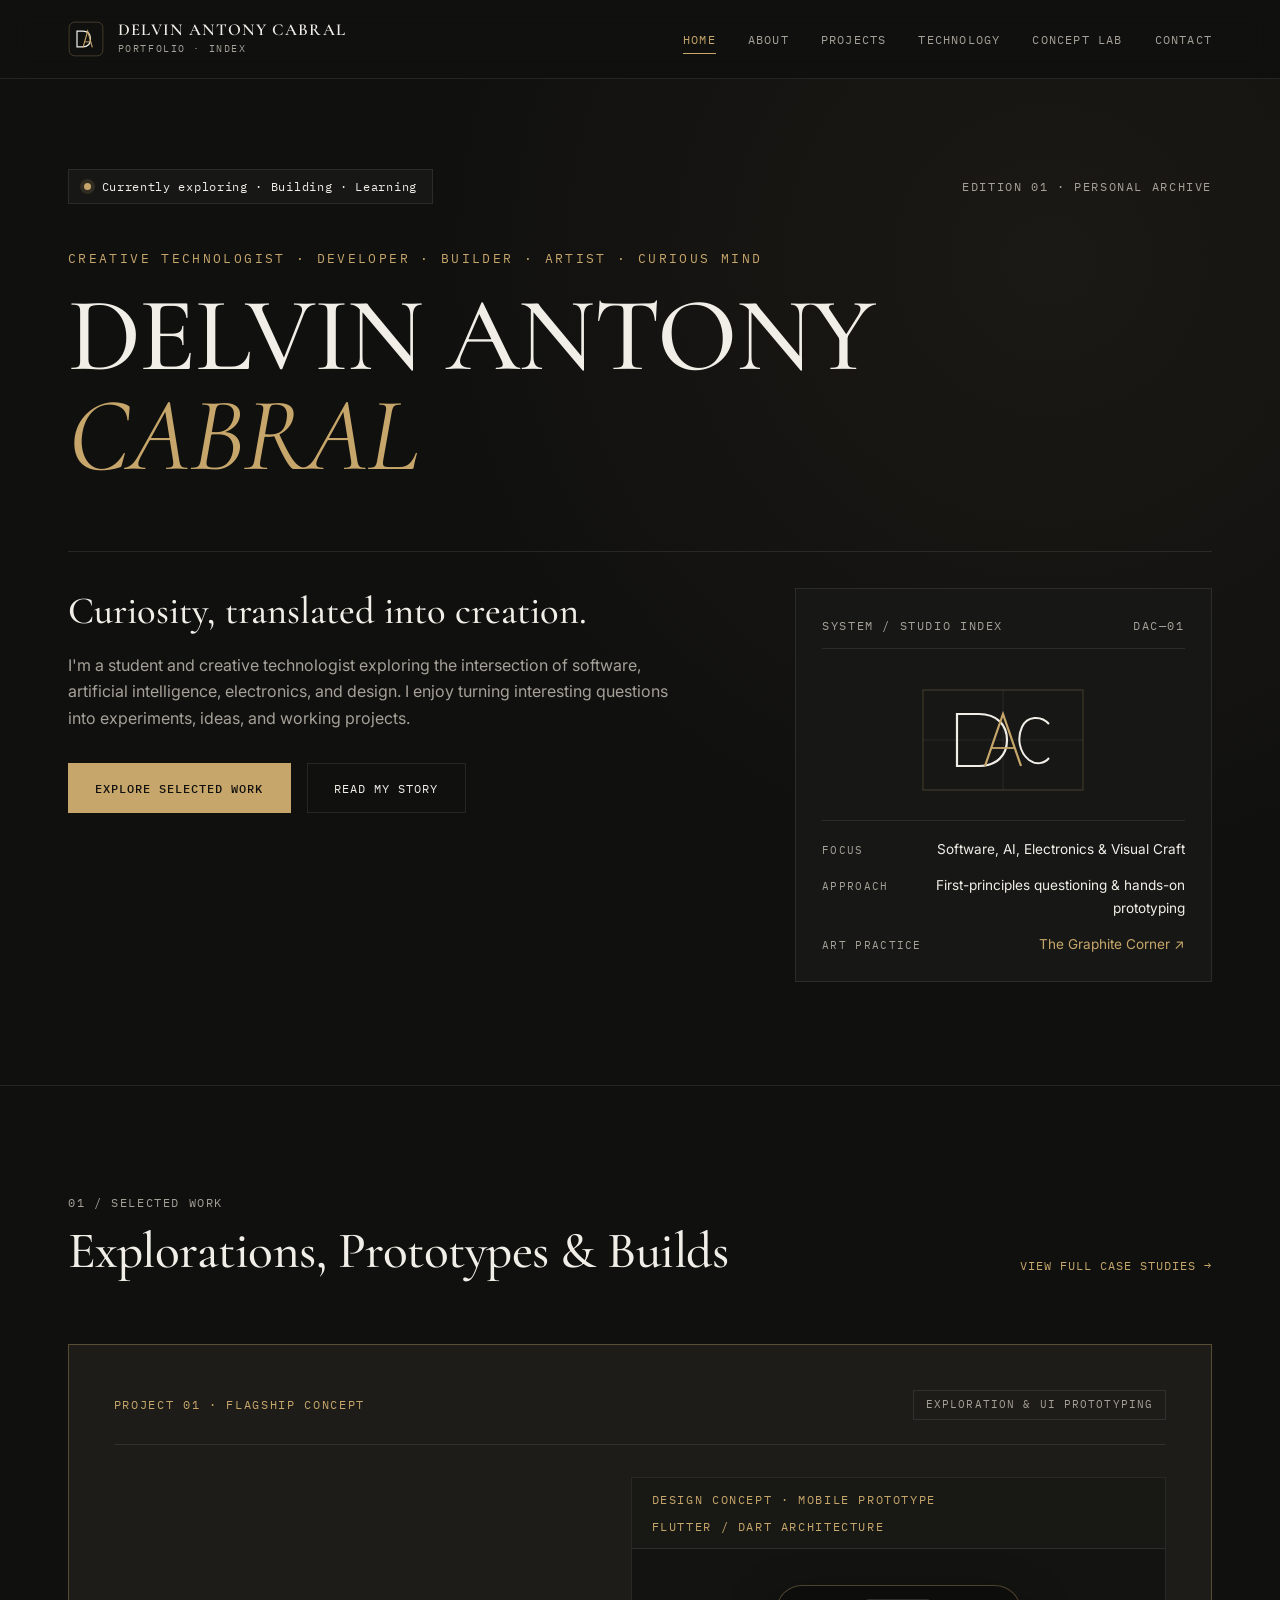
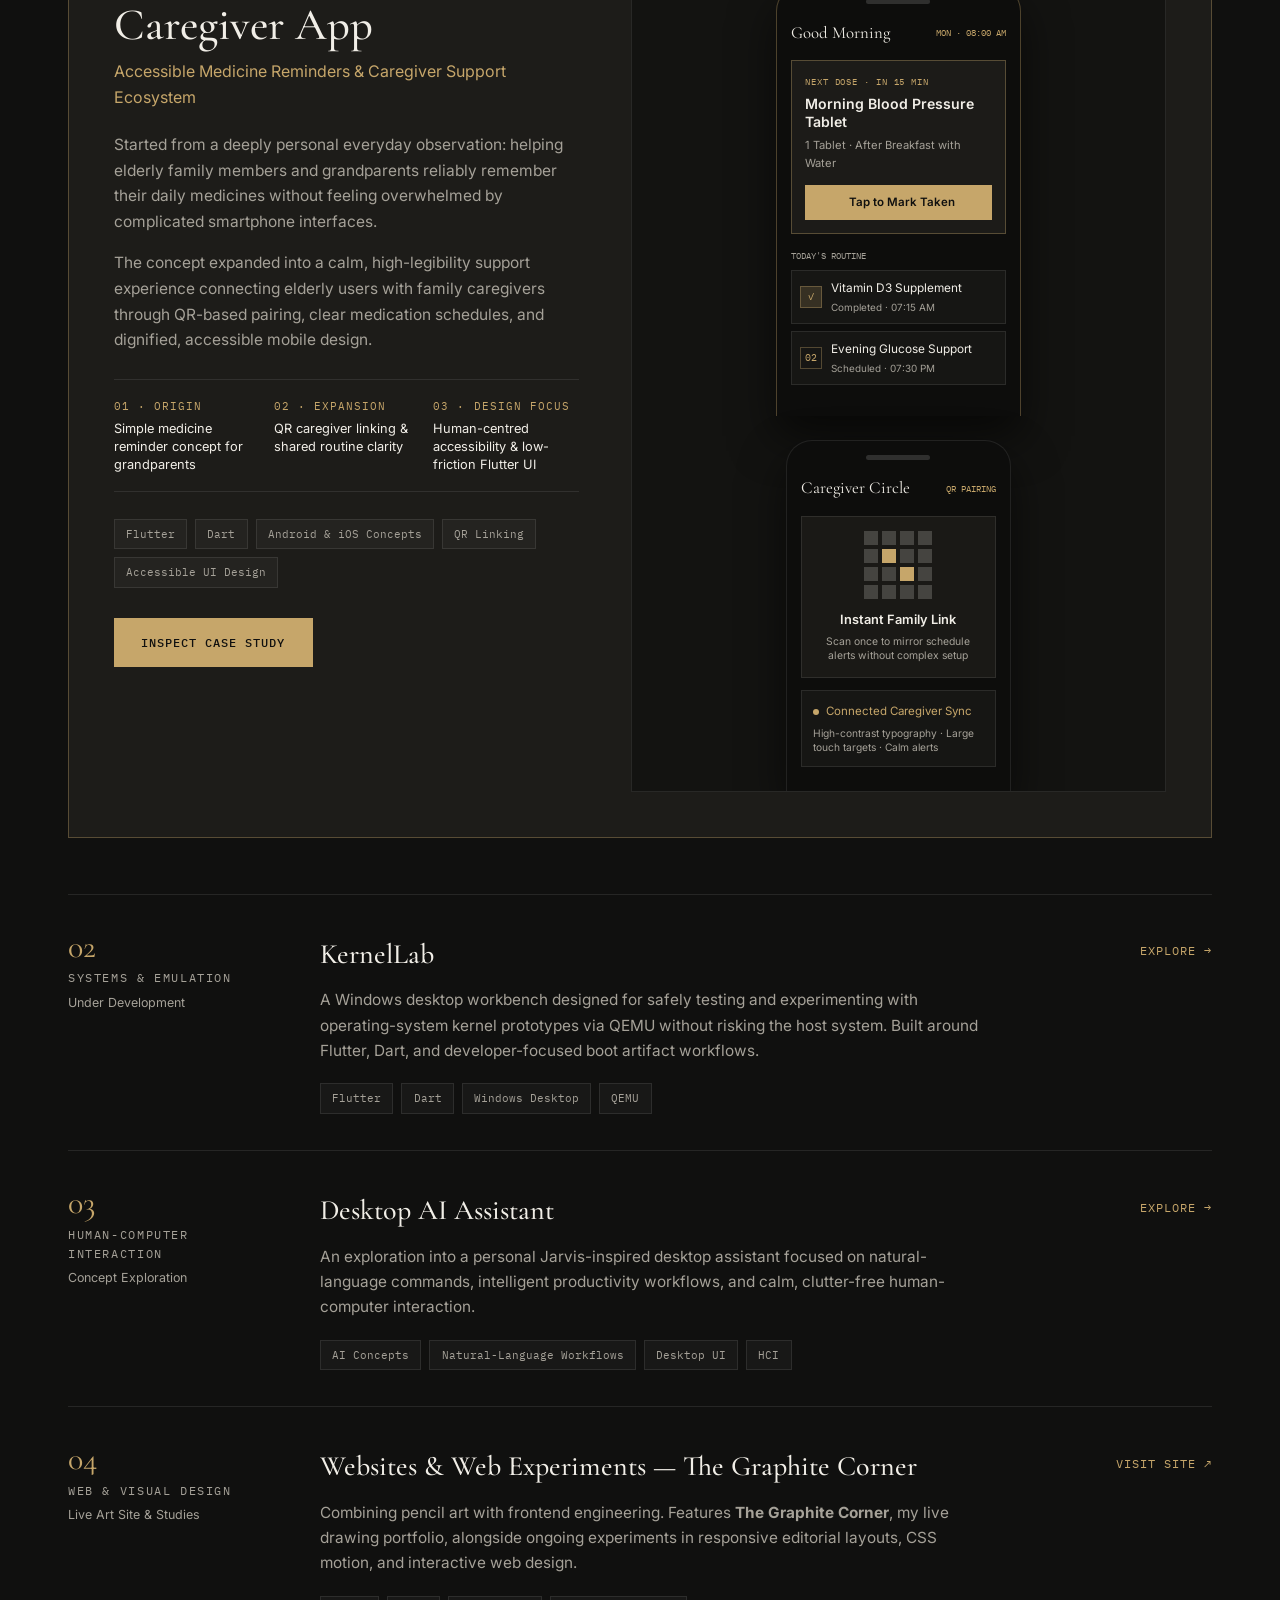
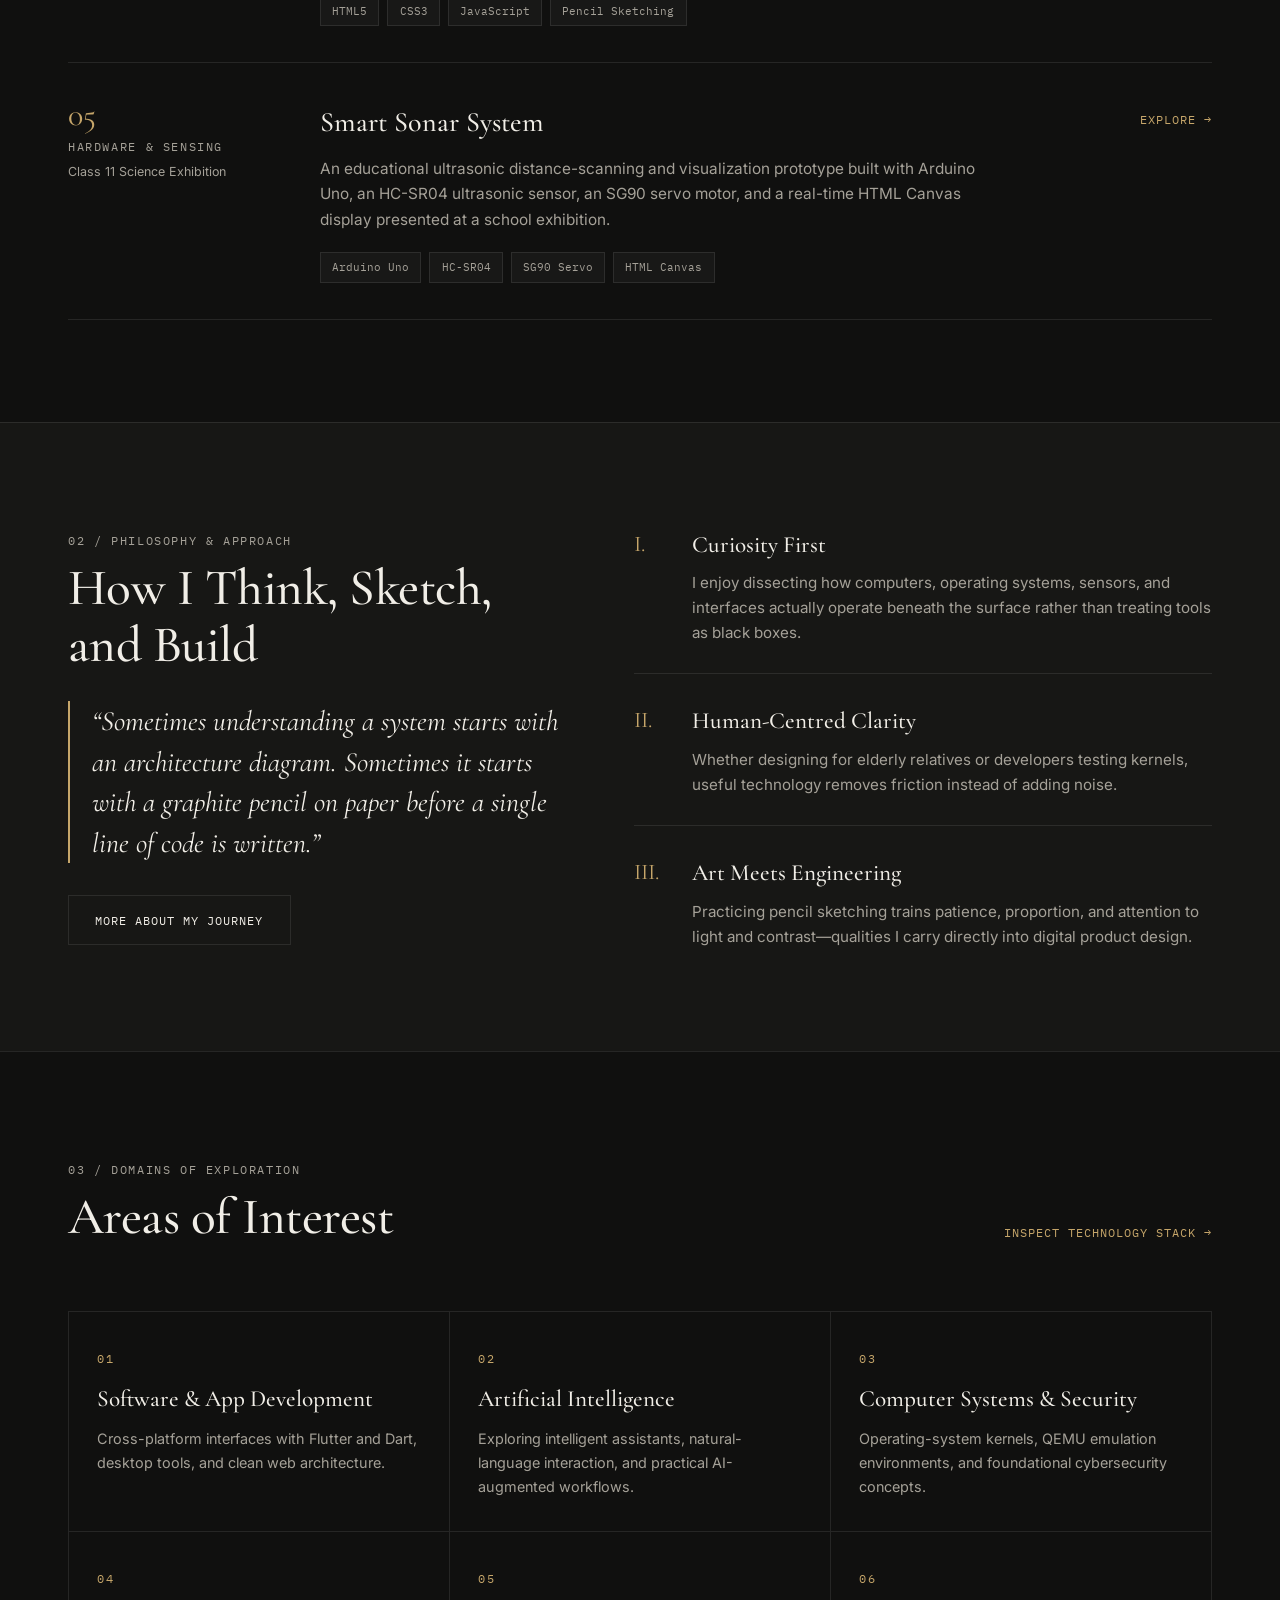
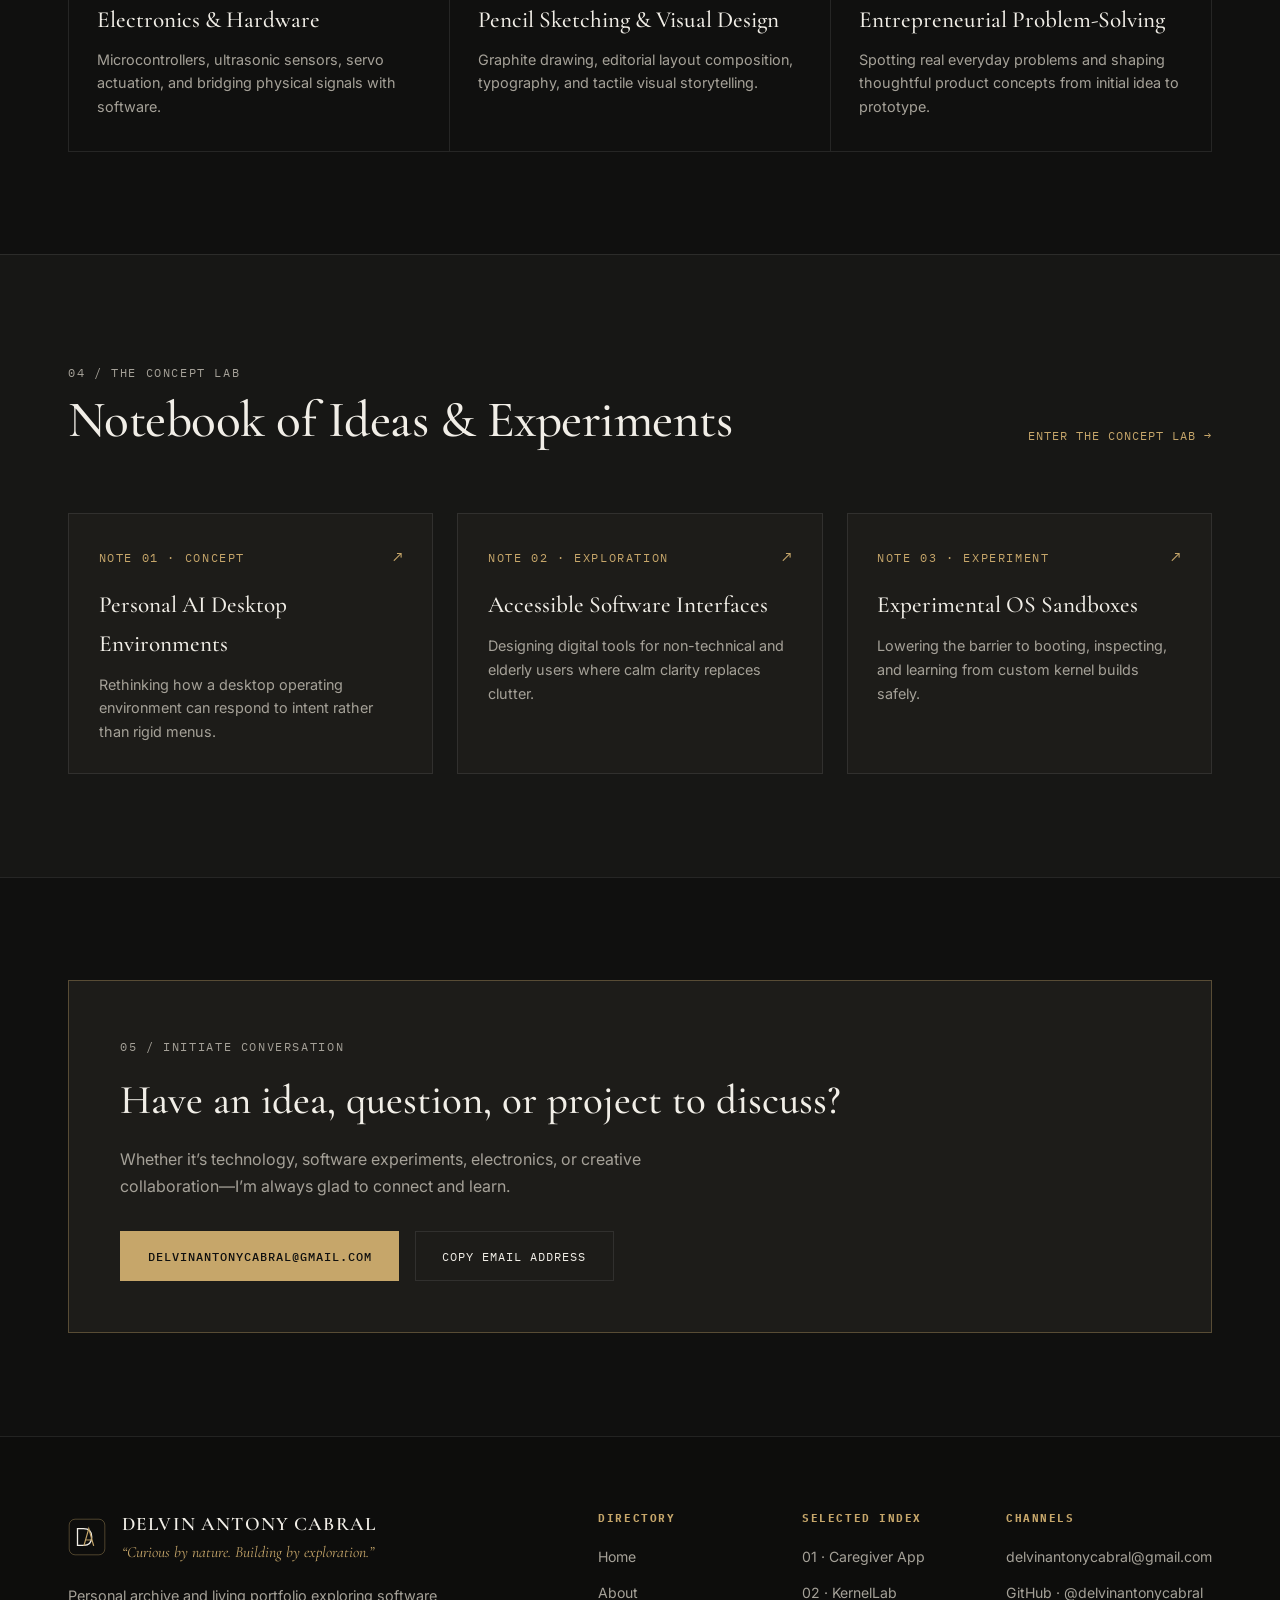
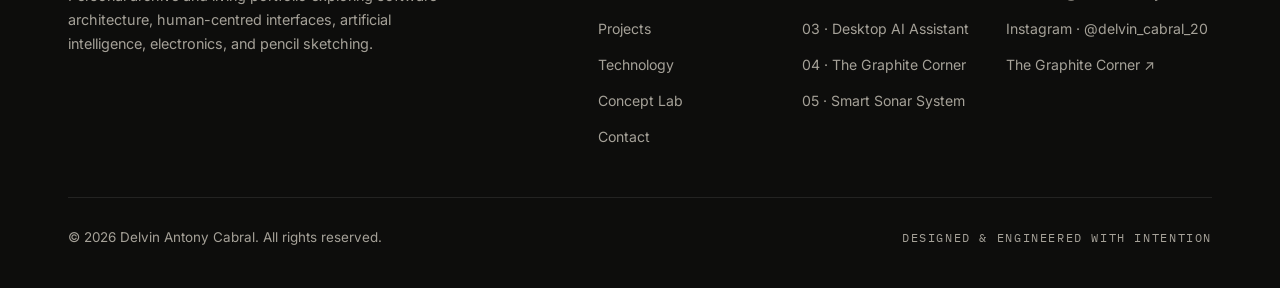
<file: index.html>
<!DOCTYPE html>
<html lang="en">
<head>
  <meta name="google-site-verification" content="xBpxV9RWmROfFzVUU6XUIZLEKvsRvMEgMI8N_GrqNSo" />
  <meta charset="UTF-8">
  <meta name="viewport" content="width=device-width, initial-scale=1.0">
  <title>Delvin Antony Cabral — Creative Technologist, Developer & Artist</title>
  <meta name="description" content="Personal portfolio of Delvin Antony Cabral — student, creative technologist, developer, builder, and pencil artist exploring software, AI, electronics, and design.">
  <meta name="author" content="Delvin Antony Cabral">
  <meta name="robots" content="index, follow">
  <link rel="canonical" href="https://delvinantonycabral.github.io/">

  <!-- Open Graph / Social -->
  <meta property="og:type" content="website">
  <meta property="og:site_name" content="Delvin Antony Cabral">
  <meta property="og:title" content="Delvin Antony Cabral — Creative Technologist, Developer & Artist">
  <meta property="og:description" content="Personal portfolio of Delvin Antony Cabral — student, creative technologist, developer, builder, and pencil artist exploring software, AI, electronics, and design.">
  <meta property="og:url" content="https://delvinantonycabral.github.io/">
  <meta property="og:image" content="https://delvinantonycabral.github.io/assets/images/og-preview.svg">

  <!-- Twitter / X -->
  <meta name="twitter:card" content="summary_large_image">
  <meta name="twitter:title" content="Delvin Antony Cabral — Creative Technologist, Developer & Artist">
  <meta name="twitter:description" content="Personal portfolio of Delvin Antony Cabral — student, creative technologist, developer, builder, and pencil artist exploring software, AI, electronics, and design.">
  <meta name="twitter:image" content="https://delvinantonycabral.github.io/assets/images/og-preview.svg">

  <!-- Favicon -->
  <link rel="icon" type="image/svg+xml" href="assets/icons/favicon.svg">

  <!-- Fonts -->
  <link rel="preconnect" href="https://fonts.googleapis.com">
  <link rel="preconnect" href="https://fonts.gstatic.com" crossorigin>
  <link href="https://fonts.googleapis.com/css2?family=Cormorant+Garamond:ital,wght@0,400;0,500;0,600;0,700;1,400;1,600&family=IBM+Plex+Mono:wght@400;500&family=Inter:wght@300;400;500;600&display=swap" rel="stylesheet">

  <!-- Styles -->
  <link rel="stylesheet" href="style.css">

  <!-- Structured Data -->
  <script type="application/ld+json">
  {
    "@context": "https://schema.org",
    "@type": "Person",
    "name": "Delvin Antony Cabral",
    "alternateName": ["Delvin Cabral", "Delvin Antony"],
    "url": "https://delvinantonycabral.github.io/",
    "email": "mailto:delvinantonycabral@gmail.com",
    "jobTitle": "Creative Technologist, Student Developer & Artist",
    "knowsAbout": [
      "Software Development",
      "Artificial Intelligence",
      "Flutter",
      "Dart",
      "Arduino Electronics",
      "Cybersecurity Foundations",
      "Web Development",
      "Pencil Sketching"
    ],
   "sameAs": [
  "https://github.com/delvinantonycabral",
  "https://www.instagram.com/delvin_cabral_20/",
  "https://thegraphitecorner.github.io/",
  "https://orcid.org/0009-0000-9735-1744",
  "https://www.linkedin.com/in/delvinantonycabral"
]
  }
  </script>
</head>
<body>
  <a href="#main-content" class="skip-link">Skip to main content</a>
  <header class="site-header" id="site-header">
    <div class="container header-inner">
      <a href="index.html" class="brand-mark" aria-label="Delvin Antony Cabral Home">
        <svg class="brand-monogram" viewBox="0 0 64 64" width="36" height="36" aria-hidden="true">
          <rect x="2" y="2" width="60" height="60" rx="10" fill="none" stroke="currentColor" stroke-width="1.5" stroke-opacity="0.35"/>
          <path d="M16 18 H26 C35 18 40 23.5 40 32 C40 40.5 35 46 26 46 H16 Z" fill="none" stroke="#F1EEE7" stroke-width="2.2"/>
          <path d="M27 46 L35 18 L43 46" fill="none" stroke="#C6A66A" stroke-width="2" stroke-linecap="square"/>
          <line x1="29.8" y1="37" x2="40.2" y2="37" stroke="#C6A66A" stroke-width="1.6"/>
        </svg>
        <span class="brand-text">
          <span class="brand-name">DELVIN ANTONY CABRAL</span>
          <span class="brand-sub">PORTFOLIO · INDEX</span>
        </span>
      </a>

      <nav class="desktop-nav" aria-label="Primary Navigation">
        <ul>
          <li><a href="index.html" class="nav-link active">Home</a></li>
          <li><a href="about.html" class="nav-link">About</a></li>
          <li><a href="projects.html" class="nav-link">Projects</a></li>
          <li><a href="technology.html" class="nav-link">Technology</a></li>
          <li><a href="concept-lab.html" class="nav-link">Concept Lab</a></li>
          <li><a href="contact.html" class="nav-link">Contact</a></li>
        </ul>
      </nav>

      <button class="menu-toggle" id="menu-toggle" aria-label="Open navigation menu" aria-expanded="false" aria-controls="mobile-drawer">
        <span class="bar"></span>
        <span class="bar"></span>
      </button>
    </div>
  </header>

  <div class="mobile-drawer" id="mobile-drawer" aria-hidden="true">
    <div class="mobile-drawer-inner">
      <div class="mobile-meta">NAVIGATION DIRECTORY</div>
      <nav aria-label="Mobile Navigation">
        <a href="index.html" class="mobile-link active">Home</a>
        <a href="about.html" class="mobile-link">About</a>
        <a href="projects.html" class="mobile-link">Projects</a>
        <a href="technology.html" class="mobile-link">Technology</a>
        <a href="concept-lab.html" class="mobile-link">Concept Lab</a>
        <a href="contact.html" class="mobile-link">Contact</a>
      </nav>
      <div class="mobile-footer">
        <p class="mono-label">DIRECT CONTACT</p>
        <a href="mailto:delvinantonycabral@gmail.com" class="mobile-email">delvinantonycabral@gmail.com</a>
      </div>
    </div>
  </div>

  <main id="main-content">
    <!-- 1. HERO / PERSONAL INTRODUCTION -->
    <section class="hero-section">
      <div class="container">
        <div class="hero-top-meta reveal">
          <div class="status-pill-live">
            <span class="status-dot"></span>
            <span>Currently exploring · Building · Learning</span>
          </div>
          <span class="mono-label">EDITION 01 · PERSONAL ARCHIVE</span>
        </div>

        <div class="hero-title-wrap reveal">
          <p class="hero-kicker">CREATIVE TECHNOLOGIST · DEVELOPER · BUILDER · ARTIST · CURIOUS MIND</p>
          <h1 class="hero-name">
            <span>DELVIN ANTONY</span>
            <span class="hero-name-accent">CABRAL</span>
          </h1>
        </div>

        <div class="hero-editorial-grid reveal">
          <div class="hero-statement-col">
            <h2 class="hero-headline">Curiosity, translated into creation.</h2>
            <p class="hero-lead">
              I'm a student and creative technologist exploring the intersection of software, artificial intelligence, electronics, and design. I enjoy turning interesting questions into experiments, ideas, and working projects.
            </p>
            <div class="hero-actions">
              <a href="projects.html" class="btn-primary">Explore Selected Work</a>
              <a href="about.html" class="btn-secondary">Read My Story</a>
            </div>
          </div>

          <aside class="hero-signature-panel" aria-label="Identity Blueprint">
            <div class="sig-header">
              <span class="mono-label">SYSTEM / STUDIO INDEX</span>
              <span class="mono-label">DAC—01</span>
            </div>
            <div class="sig-emblem">
              <svg viewBox="0 0 180 120" width="180" height="120" aria-hidden="true">
                <rect x="10" y="10" width="160" height="100" fill="none" stroke="#C6A66A" stroke-opacity="0.28" stroke-width="1"/>
                <line x1="10" y1="60" x2="170" y2="60" stroke="#F1EEE7" stroke-opacity="0.08" stroke-width="1"/>
                <line x1="90" y1="10" x2="90" y2="110" stroke="#F1EEE7" stroke-opacity="0.08" stroke-width="1"/>
                <path d="M44 34 H66 C84 34 94 45 94 60 C94 75 84 86 66 86 H44 Z" fill="none" stroke="#F1EEE7" stroke-width="2.2"/>
                <path d="M72 86 L90 34 L108 86" fill="none" stroke="#C6A66A" stroke-width="2.2"/>
                <line x1="78" y1="68" x2="102" y2="68" stroke="#C6A66A" stroke-width="1.8"/>
                <path d="M136 44 C128 35 114 36 109 47 C104 58 106 72 116 80 C123 85 131 84 136 78" fill="none" stroke="#F1EEE7" stroke-width="2"/>
              </svg>
            </div>
            <dl class="sig-specs">
              <div>
                <dt>FOCUS</dt>
                <dd>Software, AI, Electronics &amp; Visual Craft</dd>
              </div>
              <div>
                <dt>APPROACH</dt>
                <dd>First-principles questioning &amp; hands-on prototyping</dd>
              </div>
              <div>
                <dt>ART PRACTICE</dt>
                <dd><a href="https://thegraphitecorner.github.io/" target="_blank" rel="noopener noreferrer">The Graphite Corner ↗</a></dd>
              </div>
            </dl>
          </aside>
        </div>
      </div>
    </section>

    <!-- 2 & 3. SELECTED WORK WITH PROMINENT FEATURED PROJECT (CAREGIVER APP FIRST) -->
    <section class="section-block border-top" id="selected-work">
      <div class="container">
        <div class="section-header-row reveal">
          <div>
            <span class="mono-label">01 / SELECTED WORK</span>
            <h2 class="section-title">Explorations, Prototypes &amp; Builds</h2>
          </div>
          <a href="projects.html" class="text-link">View Full Case Studies →</a>
        </div>

        <!-- FEATURED PROJECT 01: CAREGIVER APP (LARGEST VISUAL EMPHASIS) -->
        <article class="featured-project-card reveal">
          <div class="featured-badge-row">
            <span class="project-index-tag">PROJECT 01 · FLAGSHIP CONCEPT</span>
            <span class="project-phase-tag">Exploration &amp; UI Prototyping</span>
          </div>

          <div class="featured-project-grid">
            <div class="featured-copy">
              <h3 class="featured-title">Caregiver App</h3>
              <p class="featured-subtitle">Accessible Medicine Reminders &amp; Caregiver Support Ecosystem</p>
              <p class="project-desc">
                Started from a deeply personal everyday observation: helping elderly family members and grandparents reliably remember their daily medicines without feeling overwhelmed by complicated smartphone interfaces.
              </p>
              <p class="project-desc">
                The concept expanded into a calm, high-legibility support experience connecting elderly users with family caregivers through QR-based pairing, clear medication schedules, and dignified, accessible mobile design.
              </p>

              <div class="evolution-mini">
                <div class="evo-step">
                  <span>01 · ORIGIN</span>
                  <p>Simple medicine reminder concept for grandparents</p>
                </div>
                <div class="evo-step">
                  <span>02 · EXPANSION</span>
                  <p>QR caregiver linking &amp; shared routine clarity</p>
                </div>
                <div class="evo-step">
                  <span>03 · DESIGN FOCUS</span>
                  <p>Human-centred accessibility &amp; low-friction Flutter UI</p>
                </div>
              </div>

              <div class="tech-pills">
                <span>Flutter</span>
                <span>Dart</span>
                <span>Android &amp; iOS Concepts</span>
                <span>QR Linking</span>
                <span>Accessible UI Design</span>
              </div>

              <div class="project-cta-row">
                <a href="projects.html#caregiver-app" class="btn-primary">Inspect Case Study</a>
              </div>
            </div>

            <div class="featured-visual">
              <div class="showcase-stage caregiver-stage" aria-label="Caregiver App conceptual interface preview">
  <div class="stage-meta-bar">
    <span class="mono-tag">DESIGN CONCEPT · MOBILE PROTOTYPE</span>
    <span class="mono-tag">FLUTTER / DART ARCHITECTURE</span>
  </div>
  <div class="phones-composition">
    <!-- Primary Phone: Elderly Medicine Reminder Interface -->
    <div class="phone-frame phone-primary">
      <div class="phone-notch"></div>
      <div class="phone-screen">
        <div class="app-top-bar">
          <span class="app-greeting">Good Morning</span>
          <span class="app-date">MON · 08:00 AM</span>
        </div>
        <div class="app-focus-card">
          <div class="app-badge">NEXT DOSE · IN 15 MIN</div>
          <div class="app-med-title">Morning Blood Pressure Tablet</div>
          <div class="app-med-sub">1 Tablet · After Breakfast with Water</div>
          <div class="app-action-btn">
            <span class="check-dot"></span>
            <span>Tap to Mark Taken</span>
          </div>
        </div>
        <div class="app-schedule-list">
          <div class="app-list-label">TODAY'S ROUTINE</div>
          <div class="app-schedule-row completed">
            <span class="status-pill done">✓</span>
            <div>
              <div class="row-title">Vitamin D3 Supplement</div>
              <div class="row-sub">Completed · 07:15 AM</div>
            </div>
          </div>
          <div class="app-schedule-row upcoming">
            <span class="status-pill pending">02</span>
            <div>
              <div class="row-title">Evening Glucose Support</div>
              <div class="row-sub">Scheduled · 07:30 PM</div>
            </div>
          </div>
        </div>
      </div>
    </div>

    <!-- Secondary Phone: Caregiver QR Link & Sync Interface -->
    <div class="phone-frame phone-secondary">
      <div class="phone-notch"></div>
      <div class="phone-screen">
        <div class="app-top-bar">
          <span class="app-greeting">Caregiver Circle</span>
          <span class="app-date">QR PAIRING</span>
        </div>
        <div class="qr-pairing-box">
          <div class="qr-grid" aria-hidden="true">
            <span></span><span></span><span></span><span></span>
            <span></span><span class="gold-cell"></span><span></span><span></span>
            <span></span><span></span><span class="gold-cell"></span><span></span>
            <span></span><span></span><span></span><span></span>
          </div>
          <div class="qr-caption">Instant Family Link</div>
          <div class="qr-sub">Scan once to mirror schedule alerts without complex setup</div>
        </div>
        <div class="caregiver-status-card">
          <div class="cg-row">
            <span class="pulse-indicator"></span>
            <span>Connected Caregiver Sync</span>
          </div>
          <div class="cg-detail">High-contrast typography · Large touch targets · Calm alerts</div>
        </div>
      </div>
    </div>
  </div>
</div>
            </div>
          </div>
        </article>

        <!-- REMAINING SELECTED WORK IN STRICT ORDER: 02, 03, 04, 05 -->
        <div class="projects-editorial-list">
          <!-- PROJECT 02: KERNELLAB -->
          <article class="project-row reveal">
            <div class="project-row-meta">
              <span class="project-num">02</span>
              <span class="mono-label">SYSTEMS &amp; EMULATION</span>
              <span class="status-note">Under Development</span>
            </div>
            <div class="project-row-content">
              <h3><a href="projects.html#kernellab">KernelLab</a></h3>
              <p>
                A Windows desktop workbench designed for safely testing and experimenting with operating-system kernel prototypes via QEMU without risking the host system. Built around Flutter, Dart, and developer-focused boot artifact workflows.
              </p>
              <div class="tech-pills">
                <span>Flutter</span>
                <span>Dart</span>
                <span>Windows Desktop</span>
                <span>QEMU</span>
              </div>
            </div>
            <div class="project-row-action">
              <a href="projects.html#kernellab" class="text-link">Explore →</a>
            </div>
          </article>

          <!-- PROJECT 03: DESKTOP AI ASSISTANT -->
          <article class="project-row reveal">
            <div class="project-row-meta">
              <span class="project-num">03</span>
              <span class="mono-label">HUMAN-COMPUTER INTERACTION</span>
              <span class="status-note">Concept Exploration</span>
            </div>
            <div class="project-row-content">
              <h3><a href="projects.html#desktop-ai-assistant">Desktop AI Assistant</a></h3>
              <p>
                An exploration into a personal Jarvis-inspired desktop assistant focused on natural-language commands, intelligent productivity workflows, and calm, clutter-free human-computer interaction.
              </p>
              <div class="tech-pills">
                <span>AI Concepts</span>
                <span>Natural-Language Workflows</span>
                <span>Desktop UI</span>
                <span>HCI</span>
              </div>
            </div>
            <div class="project-row-action">
              <a href="projects.html#desktop-ai-assistant" class="text-link">Explore →</a>
            </div>
          </article>

          <!-- PROJECT 04: WEBSITES & WEB EXPERIMENTS -->
          <article class="project-row reveal">
            <div class="project-row-meta">
              <span class="project-num">04</span>
              <span class="mono-label">WEB &amp; VISUAL DESIGN</span>
              <span class="status-note">Live Art Site &amp; Studies</span>
            </div>
            <div class="project-row-content">
              <h3><a href="projects.html#websites-experiments">Websites &amp; Web Experiments — The Graphite Corner</a></h3>
              <p>
                Combining pencil art with frontend engineering. Features <strong>The Graphite Corner</strong>, my live drawing portfolio, alongside ongoing experiments in responsive editorial layouts, CSS motion, and interactive web design.
              </p>
              <div class="tech-pills">
                <span>HTML5</span>
                <span>CSS3</span>
                <span>JavaScript</span>
                <span>Pencil Sketching</span>
              </div>
            </div>
            <div class="project-row-action">
              <a href="https://thegraphitecorner.github.io/" target="_blank" rel="noopener noreferrer" class="text-link">Visit Site ↗</a>
            </div>
          </article>

          <!-- PROJECT 05: SMART SONAR SYSTEM (ALWAYS LAST) -->
          <article class="project-row reveal">
            <div class="project-row-meta">
              <span class="project-num">05</span>
              <span class="mono-label">HARDWARE &amp; SENSING</span>
              <span class="status-note">Class 11 Science Exhibition</span>
            </div>
            <div class="project-row-content">
              <h3><a href="projects.html#smart-sonar-system">Smart Sonar System</a></h3>
              <p>
                An educational ultrasonic distance-scanning and visualization prototype built with Arduino Uno, an HC-SR04 ultrasonic sensor, an SG90 servo motor, and a real-time HTML Canvas display presented at a school exhibition.
              </p>
              <div class="tech-pills">
                <span>Arduino Uno</span>
                <span>HC-SR04</span>
                <span>SG90 Servo</span>
                <span>HTML Canvas</span>
              </div>
            </div>
            <div class="project-row-action">
              <a href="projects.html#smart-sonar-system" class="text-link">Explore →</a>
            </div>
          </article>
        </div>
      </div>
    </section>

    <!-- 4. ABOUT MY APPROACH -->
    <section class="section-block alt-surface border-top">
      <div class="container">
        <div class="approach-grid reveal">
          <div class="approach-lead">
            <span class="mono-label">02 / PHILOSOPHY &amp; APPROACH</span>
            <h2 class="section-title">How I Think, Sketch, and Build</h2>
            <p class="editorial-quote">
              “Sometimes understanding a system starts with an architecture diagram. Sometimes it starts with a graphite pencil on paper before a single line of code is written.”
            </p>
            <a href="about.html" class="btn-secondary">More About My Journey</a>
          </div>

          <div class="approach-pillars">
            <div class="pillar-item">
              <span class="pillar-num">I.</span>
              <div>
                <h3>Curiosity First</h3>
                <p>I enjoy dissecting how computers, operating systems, sensors, and interfaces actually operate beneath the surface rather than treating tools as black boxes.</p>
              </div>
            </div>
            <div class="pillar-item">
              <span class="pillar-num">II.</span>
              <div>
                <h3>Human-Centred Clarity</h3>
                <p>Whether designing for elderly relatives or developers testing kernels, useful technology removes friction instead of adding noise.</p>
              </div>
            </div>
            <div class="pillar-item">
              <span class="pillar-num">III.</span>
              <div>
                <h3>Art Meets Engineering</h3>
                <p>Practicing pencil sketching trains patience, proportion, and attention to light and contrast—qualities I carry directly into digital product design.</p>
              </div>
            </div>
          </div>
        </div>
      </div>
    </section>

    <!-- 5. AREAS OF INTEREST -->
    <section class="section-block border-top">
      <div class="container">
        <div class="section-header-row reveal">
          <div>
            <span class="mono-label">03 / DOMAINS OF EXPLORATION</span>
            <h2 class="section-title">Areas of Interest</h2>
          </div>
          <a href="technology.html" class="text-link">Inspect Technology Stack →</a>
        </div>

        <div class="domains-grid reveal">
          <div class="domain-cell">
            <span class="mono-tag">01</span>
            <h3>Software &amp; App Development</h3>
            <p>Cross-platform interfaces with Flutter and Dart, desktop tools, and clean web architecture.</p>
          </div>
          <div class="domain-cell">
            <span class="mono-tag">02</span>
            <h3>Artificial Intelligence</h3>
            <p>Exploring intelligent assistants, natural-language interaction, and practical AI-augmented workflows.</p>
          </div>
          <div class="domain-cell">
            <span class="mono-tag">03</span>
            <h3>Computer Systems &amp; Security</h3>
            <p>Operating-system kernels, QEMU emulation environments, and foundational cybersecurity concepts.</p>
          </div>
          <div class="domain-cell">
            <span class="mono-tag">04</span>
            <h3>Electronics &amp; Hardware</h3>
            <p>Microcontrollers, ultrasonic sensors, servo actuation, and bridging physical signals with software.</p>
          </div>
          <div class="domain-cell">
            <span class="mono-tag">05</span>
            <h3>Pencil Sketching &amp; Visual Design</h3>
            <p>Graphite drawing, editorial layout composition, typography, and tactile visual storytelling.</p>
          </div>
          <div class="domain-cell">
            <span class="mono-tag">06</span>
            <h3>Entrepreneurial Problem-Solving</h3>
            <p>Spotting real everyday problems and shaping thoughtful product concepts from initial idea to prototype.</p>
          </div>
        </div>
      </div>
    </section>

    <!-- 6. CREATIVE EXPERIMENTS (CONCEPT LAB TEASER) -->
    <section class="section-block alt-surface border-top">
      <div class="container">
        <div class="section-header-row reveal">
          <div>
            <span class="mono-label">04 / THE CONCEPT LAB</span>
            <h2 class="section-title">Notebook of Ideas &amp; Experiments</h2>
          </div>
          <a href="concept-lab.html" class="text-link">Enter The Concept Lab →</a>
        </div>

        <div class="lab-teaser-grid reveal">
          <a href="concept-lab.html" class="lab-note-card">
            <div class="lab-note-top">
              <span class="mono-tag">NOTE 01 · CONCEPT</span>
              <span class="lab-arrow">↗</span>
            </div>
            <h3>Personal AI Desktop Environments</h3>
            <p>Rethinking how a desktop operating environment can respond to intent rather than rigid menus.</p>
          </a>

          <a href="concept-lab.html" class="lab-note-card">
            <div class="lab-note-top">
              <span class="mono-tag">NOTE 02 · EXPLORATION</span>
              <span class="lab-arrow">↗</span>
            </div>
            <h3>Accessible Software Interfaces</h3>
            <p>Designing digital tools for non-technical and elderly users where calm clarity replaces clutter.</p>
          </a>

          <a href="concept-lab.html" class="lab-note-card">
            <div class="lab-note-top">
              <span class="mono-tag">NOTE 03 · EXPERIMENT</span>
              <span class="lab-arrow">↗</span>
            </div>
            <h3>Experimental OS Sandboxes</h3>
            <p>Lowering the barrier to booting, inspecting, and learning from custom kernel builds safely.</p>
          </a>
        </div>
      </div>
    </section>

    <!-- 7. CONTACT SECTION -->
    <section class="section-block border-top">
      <div class="container">
        <div class="contact-banner reveal">
          <div>
            <span class="mono-label">05 / INITIATE CONVERSATION</span>
            <h2 class="contact-banner-title">Have an idea, question, or project to discuss?</h2>
            <p class="contact-banner-sub">
              Whether it’s technology, software experiments, electronics, or creative collaboration—I’m always glad to connect and learn.
            </p>
          </div>
          <div class="contact-banner-actions">
            <a href="mailto:delvinantonycabral@gmail.com" class="btn-primary">delvinantonycabral@gmail.com</a>
            <button type="button" class="btn-secondary copy-email-btn" data-email="delvinantonycabral@gmail.com">
              Copy Email Address
            </button>
          </div>
        </div>
      </div>
    </section>
  </main>

  <footer class="site-footer">
    <div class="container">
      <div class="footer-top">
        <div class="footer-identity">
          <div class="footer-brand-row">
            <svg class="brand-monogram" viewBox="0 0 64 64" width="38" height="38" aria-hidden="true">
              <rect x="2" y="2" width="60" height="60" rx="10" fill="none" stroke="#C6A66A" stroke-width="1.5" stroke-opacity="0.4"/>
              <path d="M16 18 H26 C35 18 40 23.5 40 32 C40 40.5 35 46 26 46 H16 Z" fill="none" stroke="#F1EEE7" stroke-width="2.2"/>
              <path d="M27 46 L35 18 L43 46" fill="none" stroke="#C6A66A" stroke-width="2" stroke-linecap="square"/>
              <line x1="29.8" y1="37" x2="40.2" y2="37" stroke="#C6A66A" stroke-width="1.6"/>
            </svg>
            <div>
              <p class="footer-name">DELVIN ANTONY CABRAL</p>
              <p class="footer-tagline">“Curious by nature. Building by exploration.”</p>
            </div>
          </div>
          <p class="footer-summary">
            Personal archive and living portfolio exploring software architecture, human-centred interfaces, artificial intelligence, electronics, and pencil sketching.
          </p>
        </div>

        <div class="footer-links-grid">
          <div class="footer-col">
            <h2 class="footer-heading">DIRECTORY</h2>
            <ul>
              <li><a href="index.html">Home</a></li>
              <li><a href="about.html">About</a></li>
              <li><a href="projects.html">Projects</a></li>
              <li><a href="technology.html">Technology</a></li>
              <li><a href="concept-lab.html">Concept Lab</a></li>
              <li><a href="contact.html">Contact</a></li>
            </ul>
          </div>

          <div class="footer-col">
            <h2 class="footer-heading">SELECTED INDEX</h2>
            <ul>
              <li><a href="projects.html#caregiver-app">01 · Caregiver App</a></li>
              <li><a href="projects.html#kernellab">02 · KernelLab</a></li>
              <li><a href="projects.html#desktop-ai-assistant">03 · Desktop AI Assistant</a></li>
              <li><a href="projects.html#websites-experiments">04 · The Graphite Corner</a></li>
              <li><a href="projects.html#smart-sonar-system">05 · Smart Sonar System</a></li>
            </ul>
          </div>

          <div class="footer-col">
            <h2 class="footer-heading">CHANNELS</h2>
            <ul>
              <li><a href="mailto:delvinantonycabral@gmail.com">delvinantonycabral@gmail.com</a></li>
              <li><a href="https://github.com/delvinantonycabral" target="_blank" rel="noopener noreferrer">GitHub · @delvinantonycabral</a></li>
              <li><a href="https://www.instagram.com/delvin_cabral_20/" target="_blank" rel="noopener noreferrer">Instagram · @delvin_cabral_20</a></li>
              <li><a href="https://thegraphitecorner.github.io/" target="_blank" rel="noopener noreferrer">The Graphite Corner ↗</a></li>
            </ul>
          </div>
        </div>
      </div>

      <div class="footer-bottom">
        <p>© <span id="current-year">2026</span> Delvin Antony Cabral. All rights reserved.</p>
        <p class="mono-label">DESIGNED &amp; ENGINEERED WITH INTENTION</p>
      </div>
    </div>
  </footer>
  <script src="script.js"></script>
</body>
</html>
</file>
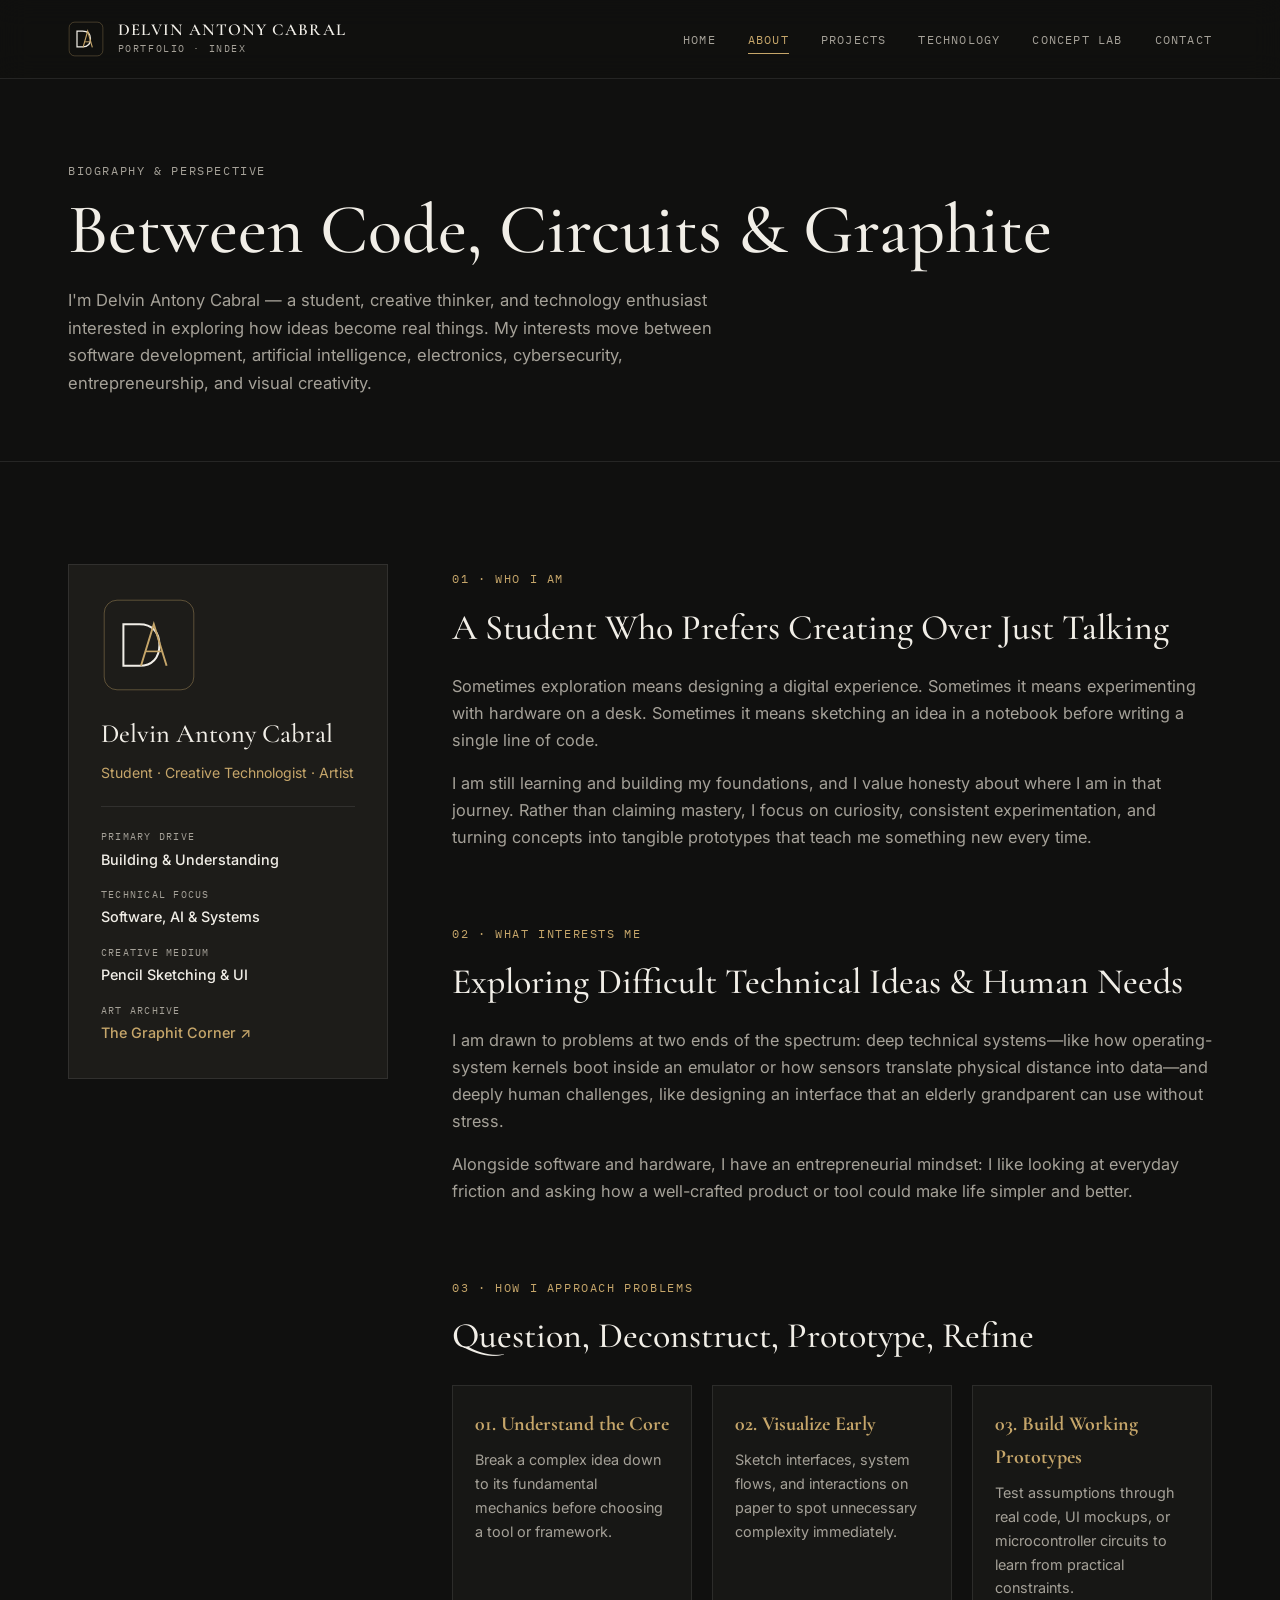
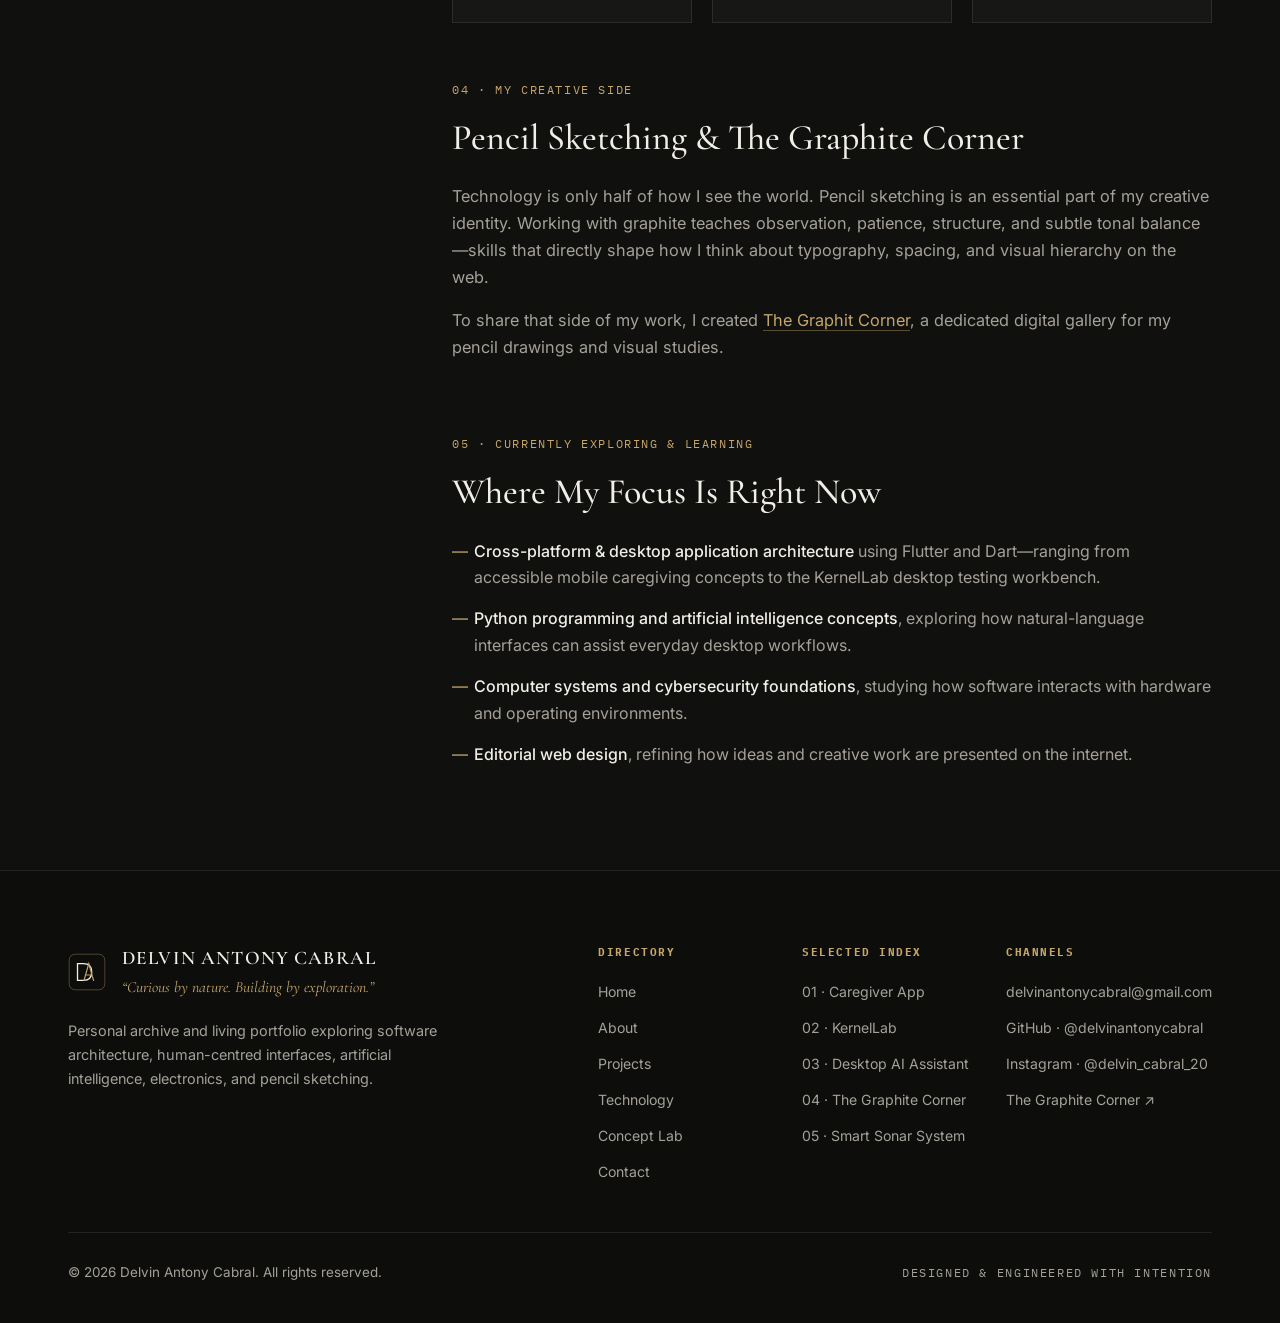
<file: about.html>
<!DOCTYPE html>
<html lang="en">
<head>
  <meta charset="UTF-8">
  <meta name="viewport" content="width=device-width, initial-scale=1.0">
  <title>About — Delvin Antony Cabral | Story, Mindset & Creative Journey</title>
  <meta name="description" content="Learn about Delvin Antony Cabral — student, creative technologist, builder, and pencil artist exploring software development, AI, electronics, and design.">
  <meta name="author" content="Delvin Antony Cabral">
  <meta name="robots" content="index, follow">
  <link rel="canonical" href="https://delvinantonycabral.github.io/about.html">

  <!-- Open Graph / Social -->
  <meta property="og:type" content="website">
  <meta property="og:site_name" content="Delvin Antony Cabral">
  <meta property="og:title" content="About — Delvin Antony Cabral | Story, Mindset & Creative Journey">
  <meta property="og:description" content="Learn about Delvin Antony Cabral — student, creative technologist, builder, and pencil artist exploring software development, AI, electronics, and design.">
  <meta property="og:url" content="https://delvinantonycabral.github.io/about.html">
  <meta property="og:image" content="https://delvinantonycabral.github.io/assets/images/og-preview.svg">

  <!-- Twitter / X -->
  <meta name="twitter:card" content="summary_large_image">
  <meta name="twitter:title" content="About — Delvin Antony Cabral | Story, Mindset & Creative Journey">
  <meta name="twitter:description" content="Learn about Delvin Antony Cabral — student, creative technologist, builder, and pencil artist exploring software development, AI, electronics, and design.">
  <meta name="twitter:image" content="https://delvinantonycabral.github.io/assets/images/og-preview.svg">

  <!-- Favicon -->
  <link rel="icon" type="image/svg+xml" href="assets/icons/favicon.svg">

  <!-- Fonts -->
  <link rel="preconnect" href="https://fonts.googleapis.com">
  <link rel="preconnect" href="https://fonts.gstatic.com" crossorigin>
  <link href="https://fonts.googleapis.com/css2?family=Cormorant+Garamond:ital,wght@0,400;0,500;0,600;0,700;1,400;1,600&family=IBM+Plex+Mono:wght@400;500&family=Inter:wght@300;400;500;600&display=swap" rel="stylesheet">

  <!-- Styles -->
  <link rel="stylesheet" href="style.css">

  <!-- Structured Data -->
  <script type="application/ld+json">
  {
    "@context": "https://schema.org",
    "@type": "AboutPage",
    "name": "About Delvin Antony Cabral",
    "url": "https://delvinantonycabral.github.io/about.html",
    "mainEntity": {
      "@type": "Person",
      "name": "Delvin Antony Cabral",
      "url": "https://delvinantonycabral.github.io/"
    }
  }
  </script>
</head>
<body>
  <a href="#main-content" class="skip-link">Skip to main content</a>
  <header class="site-header" id="site-header">
    <div class="container header-inner">
      <a href="index.html" class="brand-mark" aria-label="Delvin Antony Cabral Home">
        <svg class="brand-monogram" viewBox="0 0 64 64" width="36" height="36" aria-hidden="true">
          <rect x="2" y="2" width="60" height="60" rx="10" fill="none" stroke="currentColor" stroke-width="1.5" stroke-opacity="0.35"/>
          <path d="M16 18 H26 C35 18 40 23.5 40 32 C40 40.5 35 46 26 46 H16 Z" fill="none" stroke="#F1EEE7" stroke-width="2.2"/>
          <path d="M27 46 L35 18 L43 46" fill="none" stroke="#C6A66A" stroke-width="2" stroke-linecap="square"/>
          <line x1="29.8" y1="37" x2="40.2" y2="37" stroke="#C6A66A" stroke-width="1.6"/>
        </svg>
        <span class="brand-text">
          <span class="brand-name">DELVIN ANTONY CABRAL</span>
          <span class="brand-sub">PORTFOLIO · INDEX</span>
        </span>
      </a>

      <nav class="desktop-nav" aria-label="Primary Navigation">
        <ul>
          <li><a href="index.html" class="nav-link">Home</a></li>
          <li><a href="about.html" class="nav-link active">About</a></li>
          <li><a href="projects.html" class="nav-link">Projects</a></li>
          <li><a href="technology.html" class="nav-link">Technology</a></li>
          <li><a href="concept-lab.html" class="nav-link">Concept Lab</a></li>
          <li><a href="contact.html" class="nav-link">Contact</a></li>
        </ul>
      </nav>

      <button class="menu-toggle" id="menu-toggle" aria-label="Open navigation menu" aria-expanded="false" aria-controls="mobile-drawer">
        <span class="bar"></span>
        <span class="bar"></span>
      </button>
    </div>
  </header>

  <div class="mobile-drawer" id="mobile-drawer" aria-hidden="true">
    <div class="mobile-drawer-inner">
      <div class="mobile-meta">NAVIGATION DIRECTORY</div>
      <nav aria-label="Mobile Navigation">
        <a href="index.html" class="mobile-link">Home</a>
        <a href="about.html" class="mobile-link active">About</a>
        <a href="projects.html" class="mobile-link">Projects</a>
        <a href="technology.html" class="mobile-link">Technology</a>
        <a href="concept-lab.html" class="mobile-link">Concept Lab</a>
        <a href="contact.html" class="mobile-link">Contact</a>
      </nav>
      <div class="mobile-footer">
        <p class="mono-label">DIRECT CONTACT</p>
        <a href="mailto:delvinantonycabral@gmail.com" class="mobile-email">delvinantonycabral@gmail.com</a>
      </div>
    </div>
  </div>

  <main id="main-content">
    <section class="page-hero">
      <div class="container">
        <span class="mono-label reveal">BIOGRAPHY &amp; PERSPECTIVE</span>
        <h1 class="page-title reveal">Between Code, Circuits &amp; Graphite</h1>
        <p class="page-intro reveal">
          I'm Delvin Antony Cabral — a student, creative thinker, and technology enthusiast interested in exploring how ideas become real things. My interests move between software development, artificial intelligence, electronics, cybersecurity, entrepreneurship, and visual creativity.
        </p>
      </div>
    </section>

    <section class="section-block border-top">
      <div class="container">
        <div class="about-layout reveal">
          <div class="about-sticky-col">
            <div class="portrait-card">
              <div class="portrait-monogram" aria-hidden="true">
                <svg viewBox="0 0 120 120" width="96" height="96">
                  <rect x="4" y="4" width="112" height="112" rx="16" fill="none" stroke="#C6A66A" stroke-opacity="0.4" stroke-width="1.2"/>
                  <path d="M28 34 H48 C64 34 73 44 73 60 C73 76 64 86 48 86 H28 Z" fill="none" stroke="#F1EEE7" stroke-width="2.5"/>
                  <path d="M50 86 L66 34 L82 86" fill="none" stroke="#C6A66A" stroke-width="2.4"/>
                  <line x1="56" y1="68" x2="76" y2="68" stroke="#C6A66A" stroke-width="2"/>
                </svg>
              </div>
              <h2 class="portrait-name">Delvin Antony Cabral</h2>
              <p class="portrait-role">Student · Creative Technologist · Artist</p>
              <div class="portrait-divider"></div>
              <ul class="portrait-facts">
                <li><span>PRIMARY DRIVE</span><strong>Building &amp; Understanding</strong></li>
                <li><span>TECHNICAL FOCUS</span><strong>Software, AI &amp; Systems</strong></li>
                <li><span>CREATIVE MEDIUM</span><strong>Pencil Sketching &amp; UI</strong></li>
                <li><span>ART ARCHIVE</span><strong><a href="https://thegraphitecorner.github.io/" target="_blank" rel="noopener noreferrer">The Graphit Corner ↗</a></strong></li>
              </ul>
            </div>
          </div>

          <div class="about-narrative-col">
            <article class="narrative-block">
              <span class="mono-tag">01 · WHO I AM</span>
              <h2>A Student Who Prefers Creating Over Just Talking</h2>
              <p>
                Sometimes exploration means designing a digital experience. Sometimes it means experimenting with hardware on a desk. Sometimes it means sketching an idea in a notebook before writing a single line of code.
              </p>
              <p>
                I am still learning and building my foundations, and I value honesty about where I am in that journey. Rather than claiming mastery, I focus on curiosity, consistent experimentation, and turning concepts into tangible prototypes that teach me something new every time.
              </p>
            </article>

            <article class="narrative-block">
              <span class="mono-tag">02 · WHAT INTERESTS ME</span>
              <h2>Exploring Difficult Technical Ideas &amp; Human Needs</h2>
              <p>
                I am drawn to problems at two ends of the spectrum: deep technical systems—like how operating-system kernels boot inside an emulator or how sensors translate physical distance into data—and deeply human challenges, like designing an interface that an elderly grandparent can use without stress.
              </p>
              <p>
                Alongside software and hardware, I have an entrepreneurial mindset: I like looking at everyday friction and asking how a well-crafted product or tool could make life simpler and better.
              </p>
            </article>

            <article class="narrative-block">
              <span class="mono-tag">03 · HOW I APPROACH PROBLEMS</span>
              <h2>Question, Deconstruct, Prototype, Refine</h2>
              <div class="method-steps">
                <div class="method-card">
                  <strong>01. Understand the Core</strong>
                  <p>Break a complex idea down to its fundamental mechanics before choosing a tool or framework.</p>
                </div>
                <div class="method-card">
                  <strong>02. Visualize Early</strong>
                  <p>Sketch interfaces, system flows, and interactions on paper to spot unnecessary complexity immediately.</p>
                </div>
                <div class="method-card">
                  <strong>03. Build Working Prototypes</strong>
                  <p>Test assumptions through real code, UI mockups, or microcontroller circuits to learn from practical constraints.</p>
                </div>
              </div>
            </article>

            <article class="narrative-block">
              <span class="mono-tag">04 · MY CREATIVE SIDE</span>
              <h2>Pencil Sketching &amp; The Graphite Corner</h2>
              <p>
                Technology is only half of how I see the world. Pencil sketching is an essential part of my creative identity. Working with graphite teaches observation, patience, structure, and subtle tonal balance—skills that directly shape how I think about typography, spacing, and visual hierarchy on the web.
              </p>
              <p>
                To share that side of my work, I created <a href="https://thegraphitecorner.github.io/" target="_blank" rel="noopener noreferrer" class="inline-gold-link">The Graphit Corner</a>, a dedicated digital gallery for my pencil drawings and visual studies.
              </p>
            </article>

            <article class="narrative-block">
              <span class="mono-tag">05 · CURRENTLY EXPLORING &amp; LEARNING</span>
              <h2>Where My Focus Is Right Now</h2>
              <ul class="editorial-bullets">
                <li><strong>Cross-platform &amp; desktop application architecture</strong> using Flutter and Dart—ranging from accessible mobile caregiving concepts to the KernelLab desktop testing workbench.</li>
                <li><strong>Python programming and artificial intelligence concepts</strong>, exploring how natural-language interfaces can assist everyday desktop workflows.</li>
                <li><strong>Computer systems and cybersecurity foundations</strong>, studying how software interacts with hardware and operating environments.</li>
                <li><strong>Editorial web design</strong>, refining how ideas and creative work are presented on the internet.</li>
              </ul>
            </article>
          </div>
        </div>
      </div>
    </section>
  </main>

  <footer class="site-footer">
    <div class="container">
      <div class="footer-top">
        <div class="footer-identity">
          <div class="footer-brand-row">
            <svg class="brand-monogram" viewBox="0 0 64 64" width="38" height="38" aria-hidden="true">
              <rect x="2" y="2" width="60" height="60" rx="10" fill="none" stroke="#C6A66A" stroke-width="1.5" stroke-opacity="0.4"/>
              <path d="M16 18 H26 C35 18 40 23.5 40 32 C40 40.5 35 46 26 46 H16 Z" fill="none" stroke="#F1EEE7" stroke-width="2.2"/>
              <path d="M27 46 L35 18 L43 46" fill="none" stroke="#C6A66A" stroke-width="2" stroke-linecap="square"/>
              <line x1="29.8" y1="37" x2="40.2" y2="37" stroke="#C6A66A" stroke-width="1.6"/>
            </svg>
            <div>
              <p class="footer-name">DELVIN ANTONY CABRAL</p>
              <p class="footer-tagline">“Curious by nature. Building by exploration.”</p>
            </div>
          </div>
          <p class="footer-summary">
            Personal archive and living portfolio exploring software architecture, human-centred interfaces, artificial intelligence, electronics, and pencil sketching.
          </p>
        </div>

        <div class="footer-links-grid">
          <div class="footer-col">
            <h2 class="footer-heading">DIRECTORY</h2>
            <ul>
              <li><a href="index.html">Home</a></li>
              <li><a href="about.html">About</a></li>
              <li><a href="projects.html">Projects</a></li>
              <li><a href="technology.html">Technology</a></li>
              <li><a href="concept-lab.html">Concept Lab</a></li>
              <li><a href="contact.html">Contact</a></li>
            </ul>
          </div>

          <div class="footer-col">
            <h2 class="footer-heading">SELECTED INDEX</h2>
            <ul>
              <li><a href="projects.html#caregiver-app">01 · Caregiver App</a></li>
              <li><a href="projects.html#kernellab">02 · KernelLab</a></li>
              <li><a href="projects.html#desktop-ai-assistant">03 · Desktop AI Assistant</a></li>
              <li><a href="projects.html#websites-experiments">04 · The Graphite Corner</a></li>
              <li><a href="projects.html#smart-sonar-system">05 · Smart Sonar System</a></li>
            </ul>
          </div>

          <div class="footer-col">
            <h2 class="footer-heading">CHANNELS</h2>
            <ul>
              <li><a href="mailto:delvinantonycabral@gmail.com">delvinantonycabral@gmail.com</a></li>
              <li><a href="https://github.com/delvinantonycabral" target="_blank" rel="noopener noreferrer">GitHub · @delvinantonycabral</a></li>
              <li><a href="https://www.instagram.com/delvin_cabral_20/" target="_blank" rel="noopener noreferrer">Instagram · @delvin_cabral_20</a></li>
              <li><a href="https://thegraphitecorner.github.io/" target="_blank" rel="noopener noreferrer">The Graphite Corner ↗</a></li>
            </ul>
          </div>
        </div>
      </div>

      <div class="footer-bottom">
        <p>© <span id="current-year">2026</span> Delvin Antony Cabral. All rights reserved.</p>
        <p class="mono-label">DESIGNED &amp; ENGINEERED WITH INTENTION</p>
      </div>
    </div>
  </footer>
  <script src="script.js"></script>
</body>
</html>
</file>
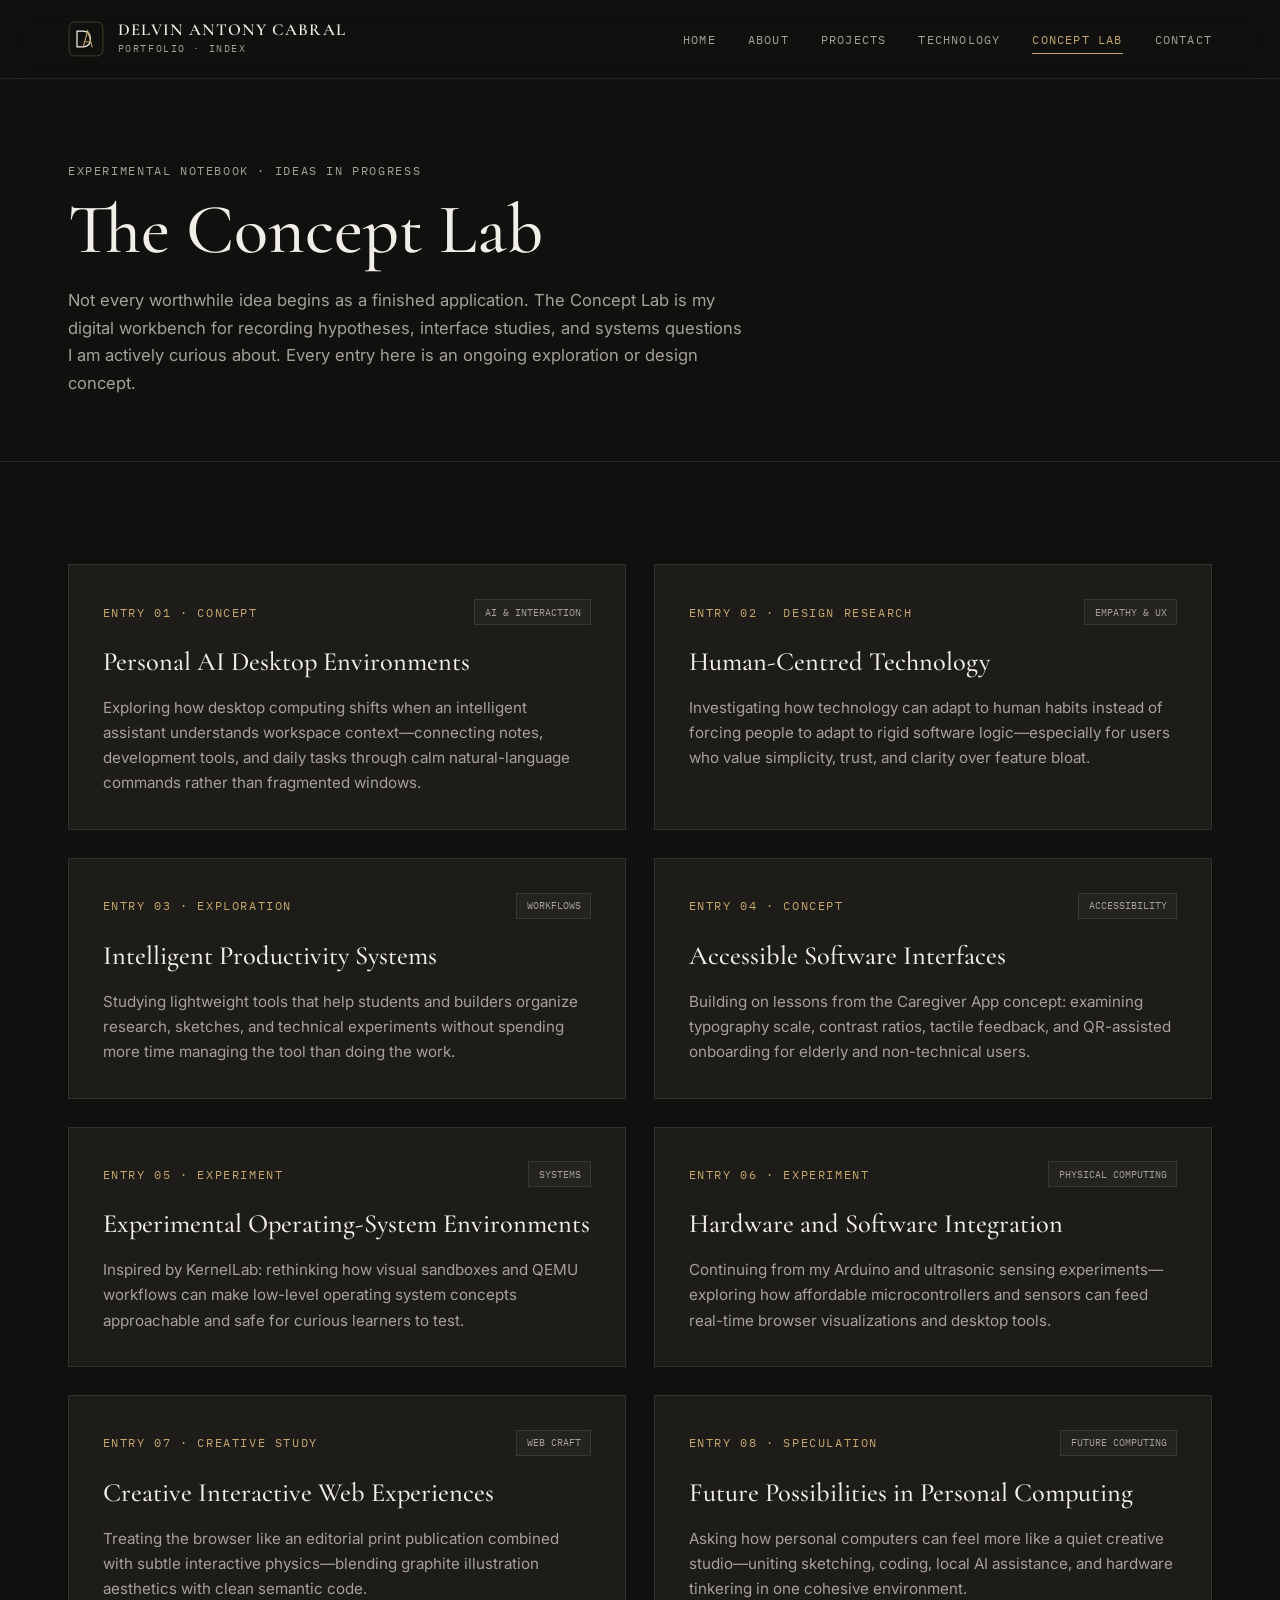
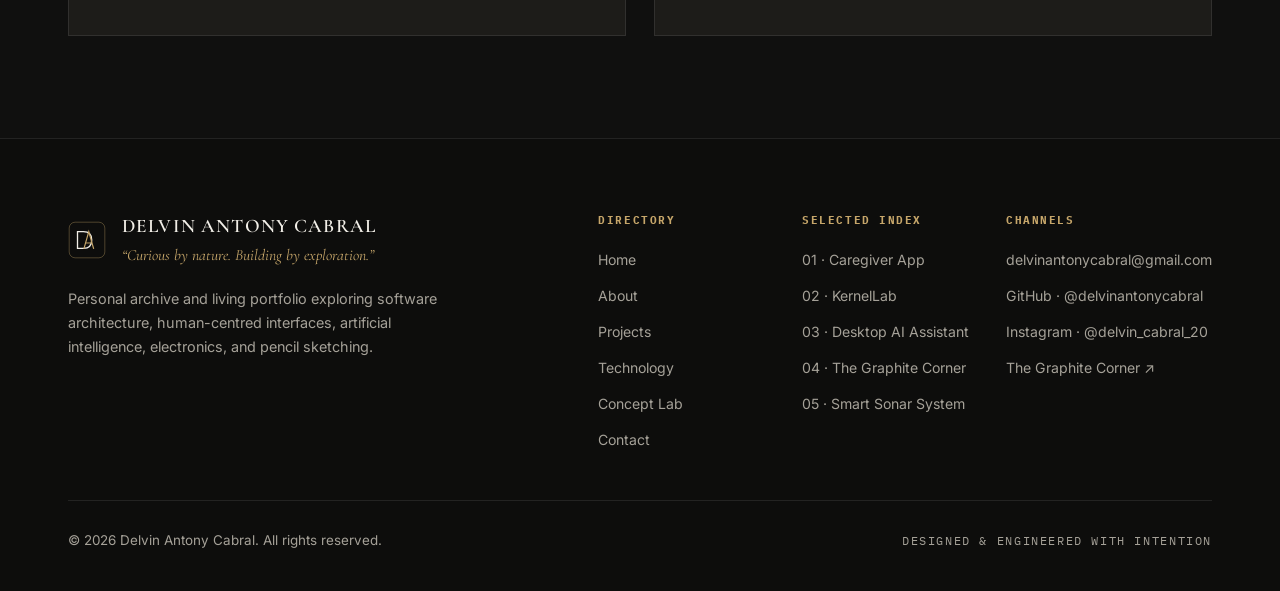
<file: concept-lab.html>
<!DOCTYPE html>
<html lang="en">
<head>
  <meta charset="UTF-8">
  <meta name="viewport" content="width=device-width, initial-scale=1.0">
  <title>The Concept Lab — Delvin Antony Cabral | Ideas & Experiments</title>
  <meta name="description" content="Step inside The Concept Lab — Delvin Antony Cabral's notebook of ideas, human-centred technology concepts, personal AI environments, and hardware-software experiments.">
  <meta name="author" content="Delvin Antony Cabral">
  <meta name="robots" content="index, follow">
  <link rel="canonical" href="https://delvinantonycabral.github.io/concept-lab.html">

  <!-- Open Graph / Social -->
  <meta property="og:type" content="website">
  <meta property="og:site_name" content="Delvin Antony Cabral">
  <meta property="og:title" content="The Concept Lab — Delvin Antony Cabral | Ideas & Experiments">
  <meta property="og:description" content="Step inside The Concept Lab — Delvin Antony Cabral's notebook of ideas, human-centred technology concepts, personal AI environments, and hardware-software experiments.">
  <meta property="og:url" content="https://delvinantonycabral.github.io/concept-lab.html">
  <meta property="og:image" content="https://delvinantonycabral.github.io/assets/images/og-preview.svg">

  <!-- Twitter / X -->
  <meta name="twitter:card" content="summary_large_image">
  <meta name="twitter:title" content="The Concept Lab — Delvin Antony Cabral | Ideas & Experiments">
  <meta name="twitter:description" content="Step inside The Concept Lab — Delvin Antony Cabral's notebook of ideas, human-centred technology concepts, personal AI environments, and hardware-software experiments.">
  <meta name="twitter:image" content="https://delvinantonycabral.github.io/assets/images/og-preview.svg">

  <!-- Favicon -->
  <link rel="icon" type="image/svg+xml" href="assets/icons/favicon.svg">

  <!-- Fonts -->
  <link rel="preconnect" href="https://fonts.googleapis.com">
  <link rel="preconnect" href="https://fonts.gstatic.com" crossorigin>
  <link href="https://fonts.googleapis.com/css2?family=Cormorant+Garamond:ital,wght@0,400;0,500;0,600;0,700;1,400;1,600&family=IBM+Plex+Mono:wght@400;500&family=Inter:wght@300;400;500;600&display=swap" rel="stylesheet">

  <!-- Styles -->
  <link rel="stylesheet" href="style.css">

  <!-- Structured Data -->
  <script type="application/ld+json">
  {
    "@context": "https://schema.org",
    "@type": "WebPage",
    "name": "The Concept Lab — Delvin Antony Cabral",
    "url": "https://delvinantonycabral.github.io/concept-lab.html",
    "description": "An experimental digital notebook of ideas, concepts, and explorations by Delvin Antony Cabral."
  }
  </script>
</head>
<body>
  <a href="#main-content" class="skip-link">Skip to main content</a>
  <header class="site-header" id="site-header">
    <div class="container header-inner">
      <a href="index.html" class="brand-mark" aria-label="Delvin Antony Cabral Home">
        <svg class="brand-monogram" viewBox="0 0 64 64" width="36" height="36" aria-hidden="true">
          <rect x="2" y="2" width="60" height="60" rx="10" fill="none" stroke="currentColor" stroke-width="1.5" stroke-opacity="0.35"/>
          <path d="M16 18 H26 C35 18 40 23.5 40 32 C40 40.5 35 46 26 46 H16 Z" fill="none" stroke="#F1EEE7" stroke-width="2.2"/>
          <path d="M27 46 L35 18 L43 46" fill="none" stroke="#C6A66A" stroke-width="2" stroke-linecap="square"/>
          <line x1="29.8" y1="37" x2="40.2" y2="37" stroke="#C6A66A" stroke-width="1.6"/>
        </svg>
        <span class="brand-text">
          <span class="brand-name">DELVIN ANTONY CABRAL</span>
          <span class="brand-sub">PORTFOLIO · INDEX</span>
        </span>
      </a>

      <nav class="desktop-nav" aria-label="Primary Navigation">
        <ul>
          <li><a href="index.html" class="nav-link">Home</a></li>
          <li><a href="about.html" class="nav-link">About</a></li>
          <li><a href="projects.html" class="nav-link">Projects</a></li>
          <li><a href="technology.html" class="nav-link">Technology</a></li>
          <li><a href="concept-lab.html" class="nav-link active">Concept Lab</a></li>
          <li><a href="contact.html" class="nav-link">Contact</a></li>
        </ul>
      </nav>

      <button class="menu-toggle" id="menu-toggle" aria-label="Open navigation menu" aria-expanded="false" aria-controls="mobile-drawer">
        <span class="bar"></span>
        <span class="bar"></span>
      </button>
    </div>
  </header>

  <div class="mobile-drawer" id="mobile-drawer" aria-hidden="true">
    <div class="mobile-drawer-inner">
      <div class="mobile-meta">NAVIGATION DIRECTORY</div>
      <nav aria-label="Mobile Navigation">
        <a href="index.html" class="mobile-link">Home</a>
        <a href="about.html" class="mobile-link">About</a>
        <a href="projects.html" class="mobile-link">Projects</a>
        <a href="technology.html" class="mobile-link">Technology</a>
        <a href="concept-lab.html" class="mobile-link active">Concept Lab</a>
        <a href="contact.html" class="mobile-link">Contact</a>
      </nav>
      <div class="mobile-footer">
        <p class="mono-label">DIRECT CONTACT</p>
        <a href="mailto:delvinantonycabral@gmail.com" class="mobile-email">delvinantonycabral@gmail.com</a>
      </div>
    </div>
  </div>

  <main id="main-content">
    <section class="page-hero">
      <div class="container">
        <span class="mono-label reveal">EXPERIMENTAL NOTEBOOK · IDEAS IN PROGRESS</span>
        <h1 class="page-title reveal">The Concept Lab</h1>
        <p class="page-intro reveal">
          Not every worthwhile idea begins as a finished application. The Concept Lab is my digital workbench for recording hypotheses, interface studies, and systems questions I am actively curious about. Every entry here is an ongoing exploration or design concept.
        </p>
      </div>
    </section>

    <section class="section-block border-top">
      <div class="container">
        <div class="lab-entries-grid">
          <article class="lab-entry reveal">
            <div class="lab-entry-meta">
              <span class="mono-tag">ENTRY 01 · CONCEPT</span>
              <span class="lab-tag">AI &amp; INTERACTION</span>
            </div>
            <h2>Personal AI Desktop Environments</h2>
            <p>
              Exploring how desktop computing shifts when an intelligent assistant understands workspace context—connecting notes, development tools, and daily tasks through calm natural-language commands rather than fragmented windows.
            </p>
          </article>

          <article class="lab-entry reveal">
            <div class="lab-entry-meta">
              <span class="mono-tag">ENTRY 02 · DESIGN RESEARCH</span>
              <span class="lab-tag">EMPATHY &amp; UX</span>
            </div>
            <h2>Human-Centred Technology</h2>
            <p>
              Investigating how technology can adapt to human habits instead of forcing people to adapt to rigid software logic—especially for users who value simplicity, trust, and clarity over feature bloat.
            </p>
          </article>

          <article class="lab-entry reveal">
            <div class="lab-entry-meta">
              <span class="mono-tag">ENTRY 03 · EXPLORATION</span>
              <span class="lab-tag">WORKFLOWS</span>
            </div>
            <h2>Intelligent Productivity Systems</h2>
            <p>
              Studying lightweight tools that help students and builders organize research, sketches, and technical experiments without spending more time managing the tool than doing the work.
            </p>
          </article>

          <article class="lab-entry reveal">
            <div class="lab-entry-meta">
              <span class="mono-tag">ENTRY 04 · CONCEPT</span>
              <span class="lab-tag">ACCESSIBILITY</span>
            </div>
            <h2>Accessible Software Interfaces</h2>
            <p>
              Building on lessons from the Caregiver App concept: examining typography scale, contrast ratios, tactile feedback, and QR-assisted onboarding for elderly and non-technical users.
            </p>
          </article>

          <article class="lab-entry reveal">
            <div class="lab-entry-meta">
              <span class="mono-tag">ENTRY 05 · EXPERIMENT</span>
              <span class="lab-tag">SYSTEMS</span>
            </div>
            <h2>Experimental Operating-System Environments</h2>
            <p>
              Inspired by KernelLab: rethinking how visual sandboxes and QEMU workflows can make low-level operating system concepts approachable and safe for curious learners to test.
            </p>
          </article>

          <article class="lab-entry reveal">
            <div class="lab-entry-meta">
              <span class="mono-tag">ENTRY 06 · EXPERIMENT</span>
              <span class="lab-tag">PHYSICAL COMPUTING</span>
            </div>
            <h2>Hardware and Software Integration</h2>
            <p>
              Continuing from my Arduino and ultrasonic sensing experiments—exploring how affordable microcontrollers and sensors can feed real-time browser visualizations and desktop tools.
            </p>
          </article>

          <article class="lab-entry reveal">
            <div class="lab-entry-meta">
              <span class="mono-tag">ENTRY 07 · CREATIVE STUDY</span>
              <span class="lab-tag">WEB CRAFT</span>
            </div>
            <h2>Creative Interactive Web Experiences</h2>
            <p>
              Treating the browser like an editorial print publication combined with subtle interactive physics—blending graphite illustration aesthetics with clean semantic code.
            </p>
          </article>

          <article class="lab-entry reveal">
            <div class="lab-entry-meta">
              <span class="mono-tag">ENTRY 08 · SPECULATION</span>
              <span class="lab-tag">FUTURE COMPUTING</span>
            </div>
            <h2>Future Possibilities in Personal Computing</h2>
            <p>
              Asking how personal computers can feel more like a quiet creative studio—uniting sketching, coding, local AI assistance, and hardware tinkering in one cohesive environment.
            </p>
          </article>
        </div>
      </div>
    </section>
  </main>

  <footer class="site-footer">
    <div class="container">
      <div class="footer-top">
        <div class="footer-identity">
          <div class="footer-brand-row">
            <svg class="brand-monogram" viewBox="0 0 64 64" width="38" height="38" aria-hidden="true">
              <rect x="2" y="2" width="60" height="60" rx="10" fill="none" stroke="#C6A66A" stroke-width="1.5" stroke-opacity="0.4"/>
              <path d="M16 18 H26 C35 18 40 23.5 40 32 C40 40.5 35 46 26 46 H16 Z" fill="none" stroke="#F1EEE7" stroke-width="2.2"/>
              <path d="M27 46 L35 18 L43 46" fill="none" stroke="#C6A66A" stroke-width="2" stroke-linecap="square"/>
              <line x1="29.8" y1="37" x2="40.2" y2="37" stroke="#C6A66A" stroke-width="1.6"/>
            </svg>
            <div>
              <p class="footer-name">DELVIN ANTONY CABRAL</p>
              <p class="footer-tagline">“Curious by nature. Building by exploration.”</p>
            </div>
          </div>
          <p class="footer-summary">
            Personal archive and living portfolio exploring software architecture, human-centred interfaces, artificial intelligence, electronics, and pencil sketching.
          </p>
        </div>

        <div class="footer-links-grid">
          <div class="footer-col">
            <h2 class="footer-heading">DIRECTORY</h2>
            <ul>
              <li><a href="index.html">Home</a></li>
              <li><a href="about.html">About</a></li>
              <li><a href="projects.html">Projects</a></li>
              <li><a href="technology.html">Technology</a></li>
              <li><a href="concept-lab.html">Concept Lab</a></li>
              <li><a href="contact.html">Contact</a></li>
            </ul>
          </div>

          <div class="footer-col">
            <h2 class="footer-heading">SELECTED INDEX</h2>
            <ul>
              <li><a href="projects.html#caregiver-app">01 · Caregiver App</a></li>
              <li><a href="projects.html#kernellab">02 · KernelLab</a></li>
              <li><a href="projects.html#desktop-ai-assistant">03 · Desktop AI Assistant</a></li>
              <li><a href="projects.html#websites-experiments">04 · The Graphite Corner</a></li>
              <li><a href="projects.html#smart-sonar-system">05 · Smart Sonar System</a></li>
            </ul>
          </div>

          <div class="footer-col">
            <h2 class="footer-heading">CHANNELS</h2>
            <ul>
              <li><a href="mailto:delvinantonycabral@gmail.com">delvinantonycabral@gmail.com</a></li>
              <li><a href="https://github.com/delvinantonycabral" target="_blank" rel="noopener noreferrer">GitHub · @delvinantonycabral</a></li>
              <li><a href="https://www.instagram.com/delvin_cabral_20/" target="_blank" rel="noopener noreferrer">Instagram · @delvin_cabral_20</a></li>
              <li><a href="https://thegraphitecorner.github.io/" target="_blank" rel="noopener noreferrer">The Graphite Corner ↗</a></li>
            </ul>
          </div>
        </div>
      </div>

      <div class="footer-bottom">
        <p>© <span id="current-year">2026</span> Delvin Antony Cabral. All rights reserved.</p>
        <p class="mono-label">DESIGNED &amp; ENGINEERED WITH INTENTION</p>
      </div>
    </div>
  </footer>
  <script src="script.js"></script>
</body>
</html>
</file>
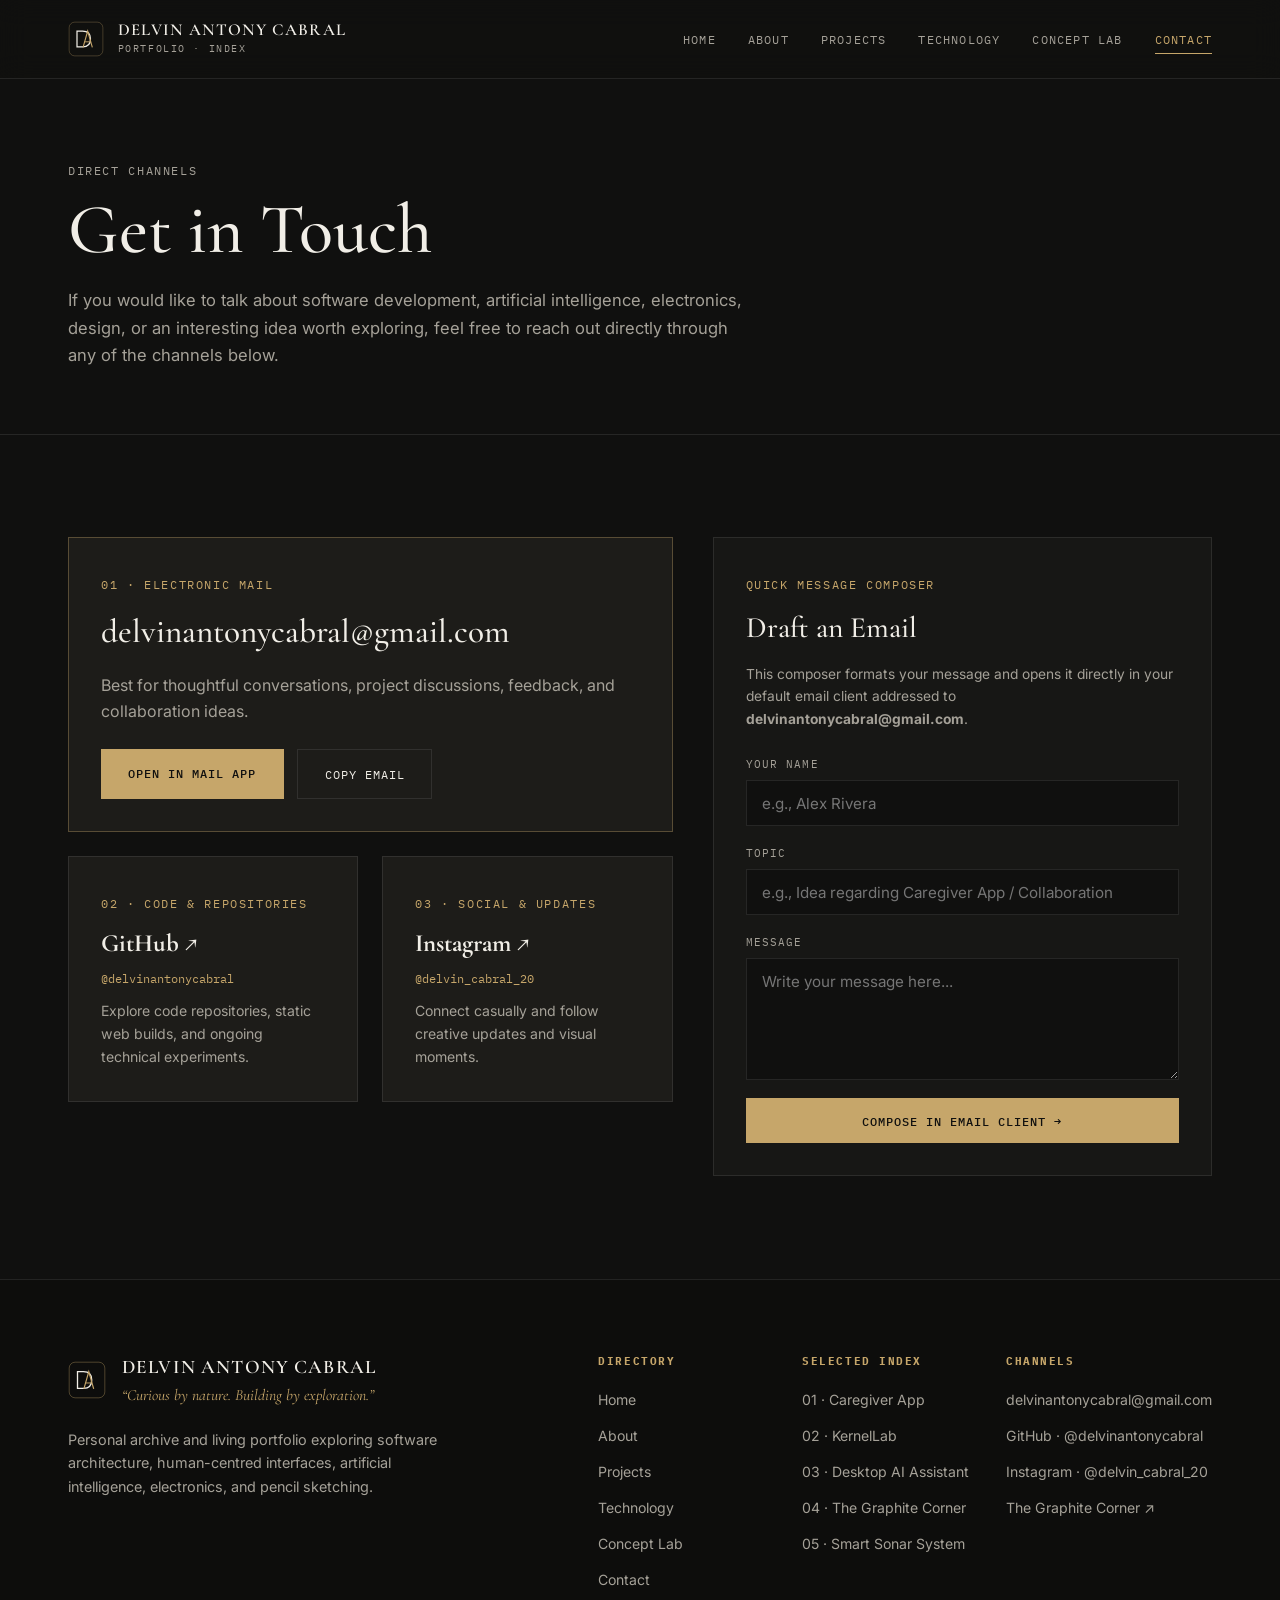
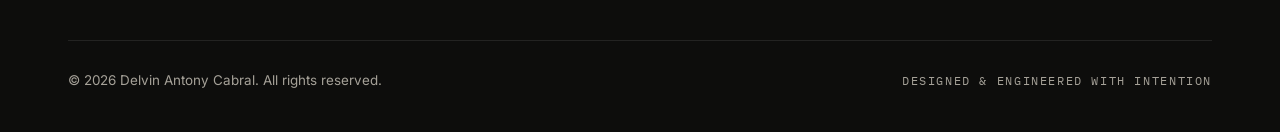
<file: contact.html>
<!DOCTYPE html>
<html lang="en">
<head>
  <meta charset="UTF-8">
  <meta name="viewport" content="width=device-width, initial-scale=1.0">
  <title>Contact — Delvin Antony Cabral | Get in Touch</title>
  <meta name="description" content="Connect with Delvin Antony Cabral via email, GitHub, or Instagram to discuss technology, software projects, hardware experiments, or creative ideas.">
  <meta name="author" content="Delvin Antony Cabral">
  <meta name="robots" content="index, follow">
  <link rel="canonical" href="https://delvinantonycabral.github.io/contact.html">

  <!-- Open Graph / Social -->
  <meta property="og:type" content="website">
  <meta property="og:site_name" content="Delvin Antony Cabral">
  <meta property="og:title" content="Contact — Delvin Antony Cabral | Get in Touch">
  <meta property="og:description" content="Connect with Delvin Antony Cabral via email, GitHub, or Instagram to discuss technology, software projects, hardware experiments, or creative ideas.">
  <meta property="og:url" content="https://delvinantonycabral.github.io/contact.html">
  <meta property="og:image" content="https://delvinantonycabral.github.io/assets/images/og-preview.svg">

  <!-- Twitter / X -->
  <meta name="twitter:card" content="summary_large_image">
  <meta name="twitter:title" content="Contact — Delvin Antony Cabral | Get in Touch">
  <meta name="twitter:description" content="Connect with Delvin Antony Cabral via email, GitHub, or Instagram to discuss technology, software projects, hardware experiments, or creative ideas.">
  <meta name="twitter:image" content="https://delvinantonycabral.github.io/assets/images/og-preview.svg">

  <!-- Favicon -->
  <link rel="icon" type="image/svg+xml" href="assets/icons/favicon.svg">

  <!-- Fonts -->
  <link rel="preconnect" href="https://fonts.googleapis.com">
  <link rel="preconnect" href="https://fonts.gstatic.com" crossorigin>
  <link href="https://fonts.googleapis.com/css2?family=Cormorant+Garamond:ital,wght@0,400;0,500;0,600;0,700;1,400;1,600&family=IBM+Plex+Mono:wght@400;500&family=Inter:wght@300;400;500;600&display=swap" rel="stylesheet">

  <!-- Styles -->
  <link rel="stylesheet" href="style.css">

  <!-- Structured Data -->
  <script type="application/ld+json">
  {
    "@context": "https://schema.org",
    "@type": "ContactPage",
    "name": "Contact — Delvin Antony Cabral",
    "url": "https://delvinantonycabral.github.io/contact.html",
    "mainEntity": {
      "@type": "Person",
      "name": "Delvin Antony Cabral",
      "email": "mailto:delvinantonycabral@gmail.com",
      "sameAs": [
        "https://github.com/delvinantonycabral",
        "https://www.instagram.com/delvin_cabral_20/"
      ]
    }
  }
  </script>
</head>
<body>
  <a href="#main-content" class="skip-link">Skip to main content</a>
  <header class="site-header" id="site-header">
    <div class="container header-inner">
      <a href="index.html" class="brand-mark" aria-label="Delvin Antony Cabral Home">
        <svg class="brand-monogram" viewBox="0 0 64 64" width="36" height="36" aria-hidden="true">
          <rect x="2" y="2" width="60" height="60" rx="10" fill="none" stroke="currentColor" stroke-width="1.5" stroke-opacity="0.35"/>
          <path d="M16 18 H26 C35 18 40 23.5 40 32 C40 40.5 35 46 26 46 H16 Z" fill="none" stroke="#F1EEE7" stroke-width="2.2"/>
          <path d="M27 46 L35 18 L43 46" fill="none" stroke="#C6A66A" stroke-width="2" stroke-linecap="square"/>
          <line x1="29.8" y1="37" x2="40.2" y2="37" stroke="#C6A66A" stroke-width="1.6"/>
        </svg>
        <span class="brand-text">
          <span class="brand-name">DELVIN ANTONY CABRAL</span>
          <span class="brand-sub">PORTFOLIO · INDEX</span>
        </span>
      </a>

      <nav class="desktop-nav" aria-label="Primary Navigation">
        <ul>
          <li><a href="index.html" class="nav-link">Home</a></li>
          <li><a href="about.html" class="nav-link">About</a></li>
          <li><a href="projects.html" class="nav-link">Projects</a></li>
          <li><a href="technology.html" class="nav-link">Technology</a></li>
          <li><a href="concept-lab.html" class="nav-link">Concept Lab</a></li>
          <li><a href="contact.html" class="nav-link active">Contact</a></li>
        </ul>
      </nav>

      <button class="menu-toggle" id="menu-toggle" aria-label="Open navigation menu" aria-expanded="false" aria-controls="mobile-drawer">
        <span class="bar"></span>
        <span class="bar"></span>
      </button>
    </div>
  </header>

  <div class="mobile-drawer" id="mobile-drawer" aria-hidden="true">
    <div class="mobile-drawer-inner">
      <div class="mobile-meta">NAVIGATION DIRECTORY</div>
      <nav aria-label="Mobile Navigation">
        <a href="index.html" class="mobile-link">Home</a>
        <a href="about.html" class="mobile-link">About</a>
        <a href="projects.html" class="mobile-link">Projects</a>
        <a href="technology.html" class="mobile-link">Technology</a>
        <a href="concept-lab.html" class="mobile-link">Concept Lab</a>
        <a href="contact.html" class="mobile-link active">Contact</a>
      </nav>
      <div class="mobile-footer">
        <p class="mono-label">DIRECT CONTACT</p>
        <a href="mailto:delvinantonycabral@gmail.com" class="mobile-email">delvinantonycabral@gmail.com</a>
      </div>
    </div>
  </div>

  <main id="main-content">
    <section class="page-hero">
      <div class="container">
        <span class="mono-label reveal">DIRECT CHANNELS</span>
        <h1 class="page-title reveal">Get in Touch</h1>
        <p class="page-intro reveal">
          If you would like to talk about software development, artificial intelligence, electronics, design, or an interesting idea worth exploring, feel free to reach out directly through any of the channels below.
        </p>
      </div>
    </section>

    <section class="section-block border-top">
      <div class="container">
        <div class="contact-layout reveal">
          <div class="contact-cards-col">
            <div class="contact-channel-card primary-channel">
              <span class="mono-tag">01 · ELECTRONIC MAIL</span>
              <h2>delvinantonycabral@gmail.com</h2>
              <p>Best for thoughtful conversations, project discussions, feedback, and collaboration ideas.</p>
              <div class="channel-actions">
                <a href="mailto:delvinantonycabral@gmail.com?subject=Hello%20Delvin%20—%20Portfolio%20Inquiry" class="btn-primary">Open in Mail App</a>
                <button type="button" class="btn-secondary copy-email-btn" data-email="delvinantonycabral@gmail.com">Copy Email</button>
              </div>
            </div>

            <div class="contact-sub-grid">
              <a href="https://github.com/delvinantonycabral" target="_blank" rel="noopener noreferrer" class="contact-channel-card link-card">
                <span class="mono-tag">02 · CODE &amp; REPOSITORIES</span>
                <h3>GitHub ↗</h3>
                <p class="handle">@delvinantonycabral</p>
                <p>Explore code repositories, static web builds, and ongoing technical experiments.</p>
              </a>

              <a href="https://www.instagram.com/delvin_cabral_20/" target="_blank" rel="noopener noreferrer" class="contact-channel-card link-card">
                <span class="mono-tag">03 · SOCIAL &amp; UPDATES</span>
                <h3>Instagram ↗</h3>
                <p class="handle">@delvin_cabral_20</p>
                <p>Connect casually and follow creative updates and visual moments.</p>
              </a>
            </div>
          </div>

          <!-- Mailto Composer (Honest client-side mailto builder, no fake backend) -->
          <div class="mailto-composer-card">
            <span class="mono-tag">QUICK MESSAGE COMPOSER</span>
            <h2>Draft an Email</h2>
            <p class="composer-note">
              This composer formats your message and opens it directly in your default email client addressed to <strong>delvinantonycabral@gmail.com</strong>.
            </p>
            <form id="mailto-form" class="composer-form">
              <div class="form-field">
                <label for="sender-name">Your Name</label>
                <input type="text" id="sender-name" name="name" placeholder="e.g., Alex Rivera" required>
              </div>
              <div class="form-field">
                <label for="message-subject">Topic</label>
                <input type="text" id="message-subject" name="subject" placeholder="e.g., Idea regarding Caregiver App / Collaboration" required>
              </div>
              <div class="form-field">
                <label for="message-body">Message</label>
                <textarea id="message-body" name="body" rows="5" placeholder="Write your message here..." required></textarea>
              </div>
              <button type="submit" class="btn-primary" style="width: 100%;">Compose in Email Client →</button>
            </form>
          </div>
        </div>
      </div>
    </section>
  </main>

  <footer class="site-footer">
    <div class="container">
      <div class="footer-top">
        <div class="footer-identity">
          <div class="footer-brand-row">
            <svg class="brand-monogram" viewBox="0 0 64 64" width="38" height="38" aria-hidden="true">
              <rect x="2" y="2" width="60" height="60" rx="10" fill="none" stroke="#C6A66A" stroke-width="1.5" stroke-opacity="0.4"/>
              <path d="M16 18 H26 C35 18 40 23.5 40 32 C40 40.5 35 46 26 46 H16 Z" fill="none" stroke="#F1EEE7" stroke-width="2.2"/>
              <path d="M27 46 L35 18 L43 46" fill="none" stroke="#C6A66A" stroke-width="2" stroke-linecap="square"/>
              <line x1="29.8" y1="37" x2="40.2" y2="37" stroke="#C6A66A" stroke-width="1.6"/>
            </svg>
            <div>
              <p class="footer-name">DELVIN ANTONY CABRAL</p>
              <p class="footer-tagline">“Curious by nature. Building by exploration.”</p>
            </div>
          </div>
          <p class="footer-summary">
            Personal archive and living portfolio exploring software architecture, human-centred interfaces, artificial intelligence, electronics, and pencil sketching.
          </p>
        </div>

        <div class="footer-links-grid">
          <div class="footer-col">
            <h2 class="footer-heading">DIRECTORY</h2>
            <ul>
              <li><a href="index.html">Home</a></li>
              <li><a href="about.html">About</a></li>
              <li><a href="projects.html">Projects</a></li>
              <li><a href="technology.html">Technology</a></li>
              <li><a href="concept-lab.html">Concept Lab</a></li>
              <li><a href="contact.html">Contact</a></li>
            </ul>
          </div>

          <div class="footer-col">
            <h2 class="footer-heading">SELECTED INDEX</h2>
            <ul>
              <li><a href="projects.html#caregiver-app">01 · Caregiver App</a></li>
              <li><a href="projects.html#kernellab">02 · KernelLab</a></li>
              <li><a href="projects.html#desktop-ai-assistant">03 · Desktop AI Assistant</a></li>
              <li><a href="projects.html#websites-experiments">04 · The Graphite Corner</a></li>
              <li><a href="projects.html#smart-sonar-system">05 · Smart Sonar System</a></li>
            </ul>
          </div>

          <div class="footer-col">
            <h2 class="footer-heading">CHANNELS</h2>
            <ul>
              <li><a href="mailto:delvinantonycabral@gmail.com">delvinantonycabral@gmail.com</a></li>
              <li><a href="https://github.com/delvinantonycabral" target="_blank" rel="noopener noreferrer">GitHub · @delvinantonycabral</a></li>
              <li><a href="https://www.instagram.com/delvin_cabral_20/" target="_blank" rel="noopener noreferrer">Instagram · @delvin_cabral_20</a></li>
              <li><a href="https://thegraphitecorner.github.io/" target="_blank" rel="noopener noreferrer">The Graphite Corner ↗</a></li>
            </ul>
          </div>
        </div>
      </div>

      <div class="footer-bottom">
        <p>© <span id="current-year">2026</span> Delvin Antony Cabral. All rights reserved.</p>
        <p class="mono-label">DESIGNED &amp; ENGINEERED WITH INTENTION</p>
      </div>
    </div>
  </footer>
  <script src="script.js"></script>
</body>
</html>
</file>
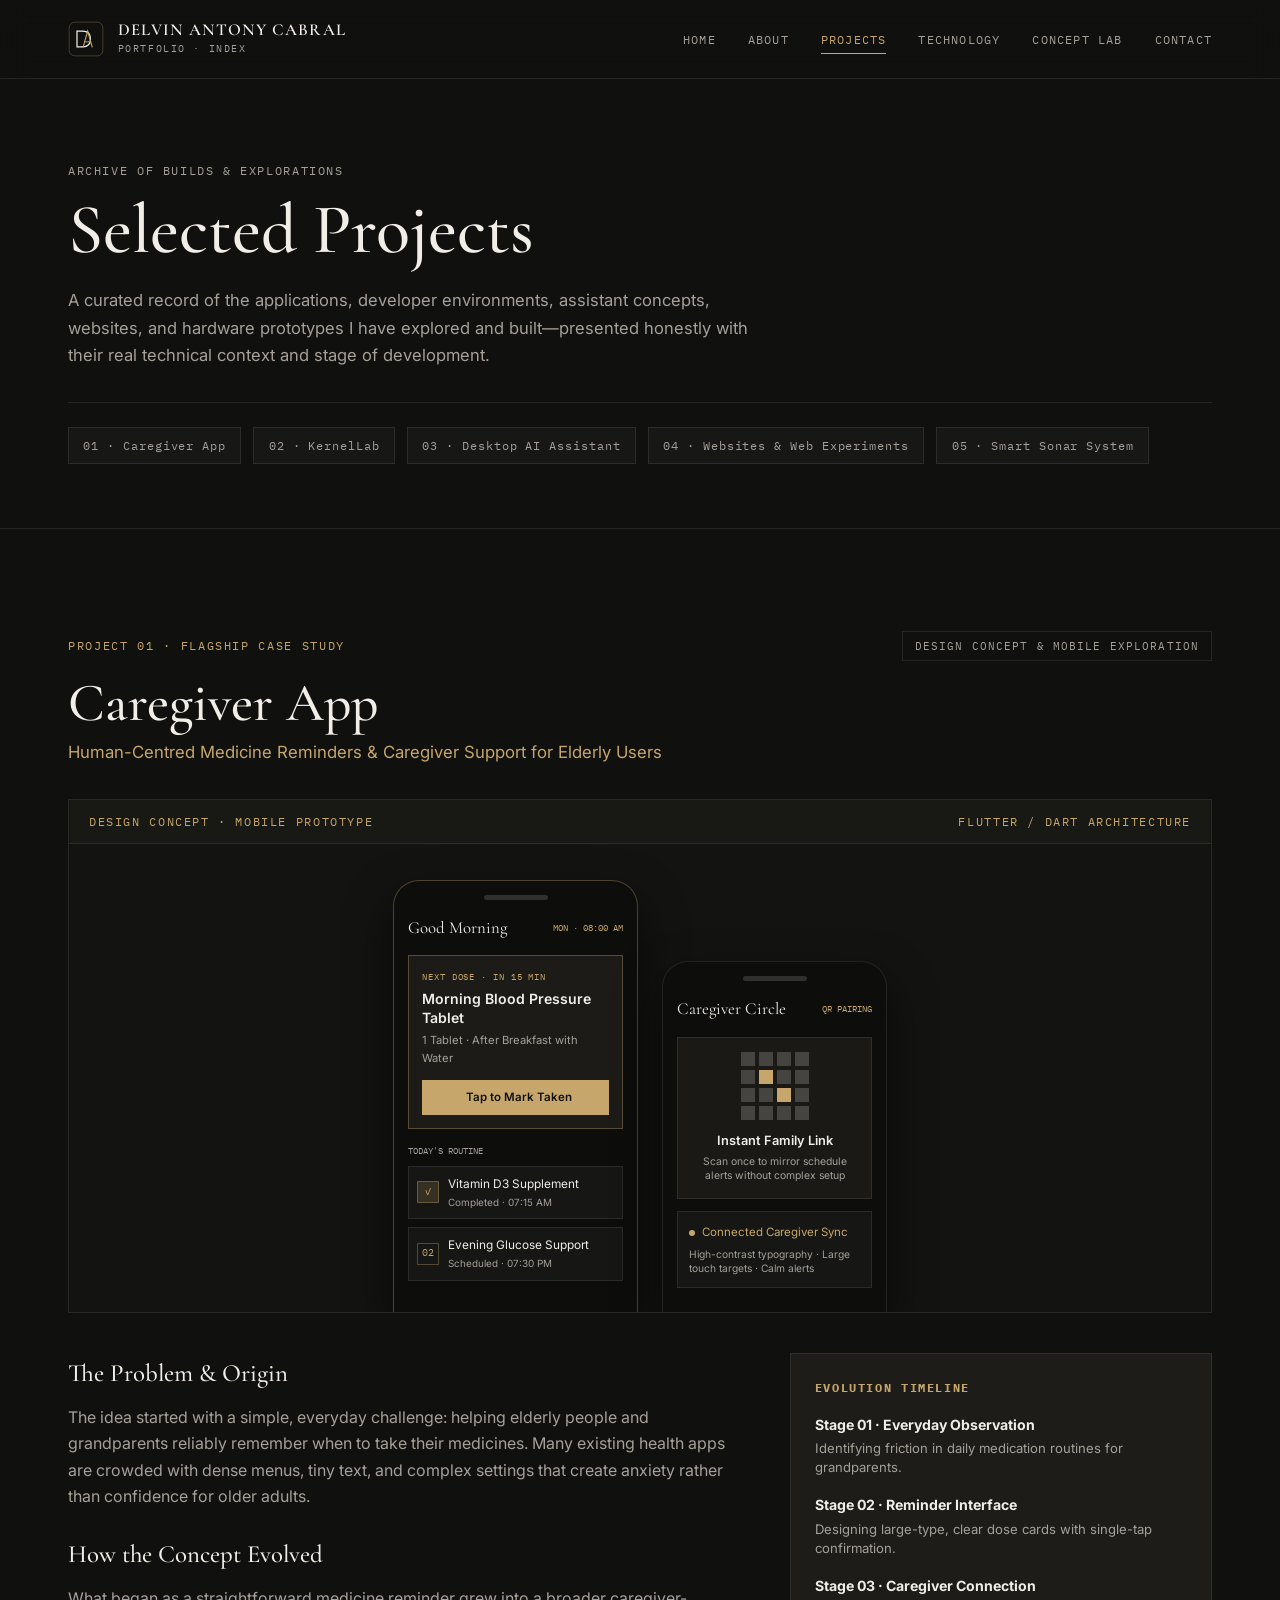
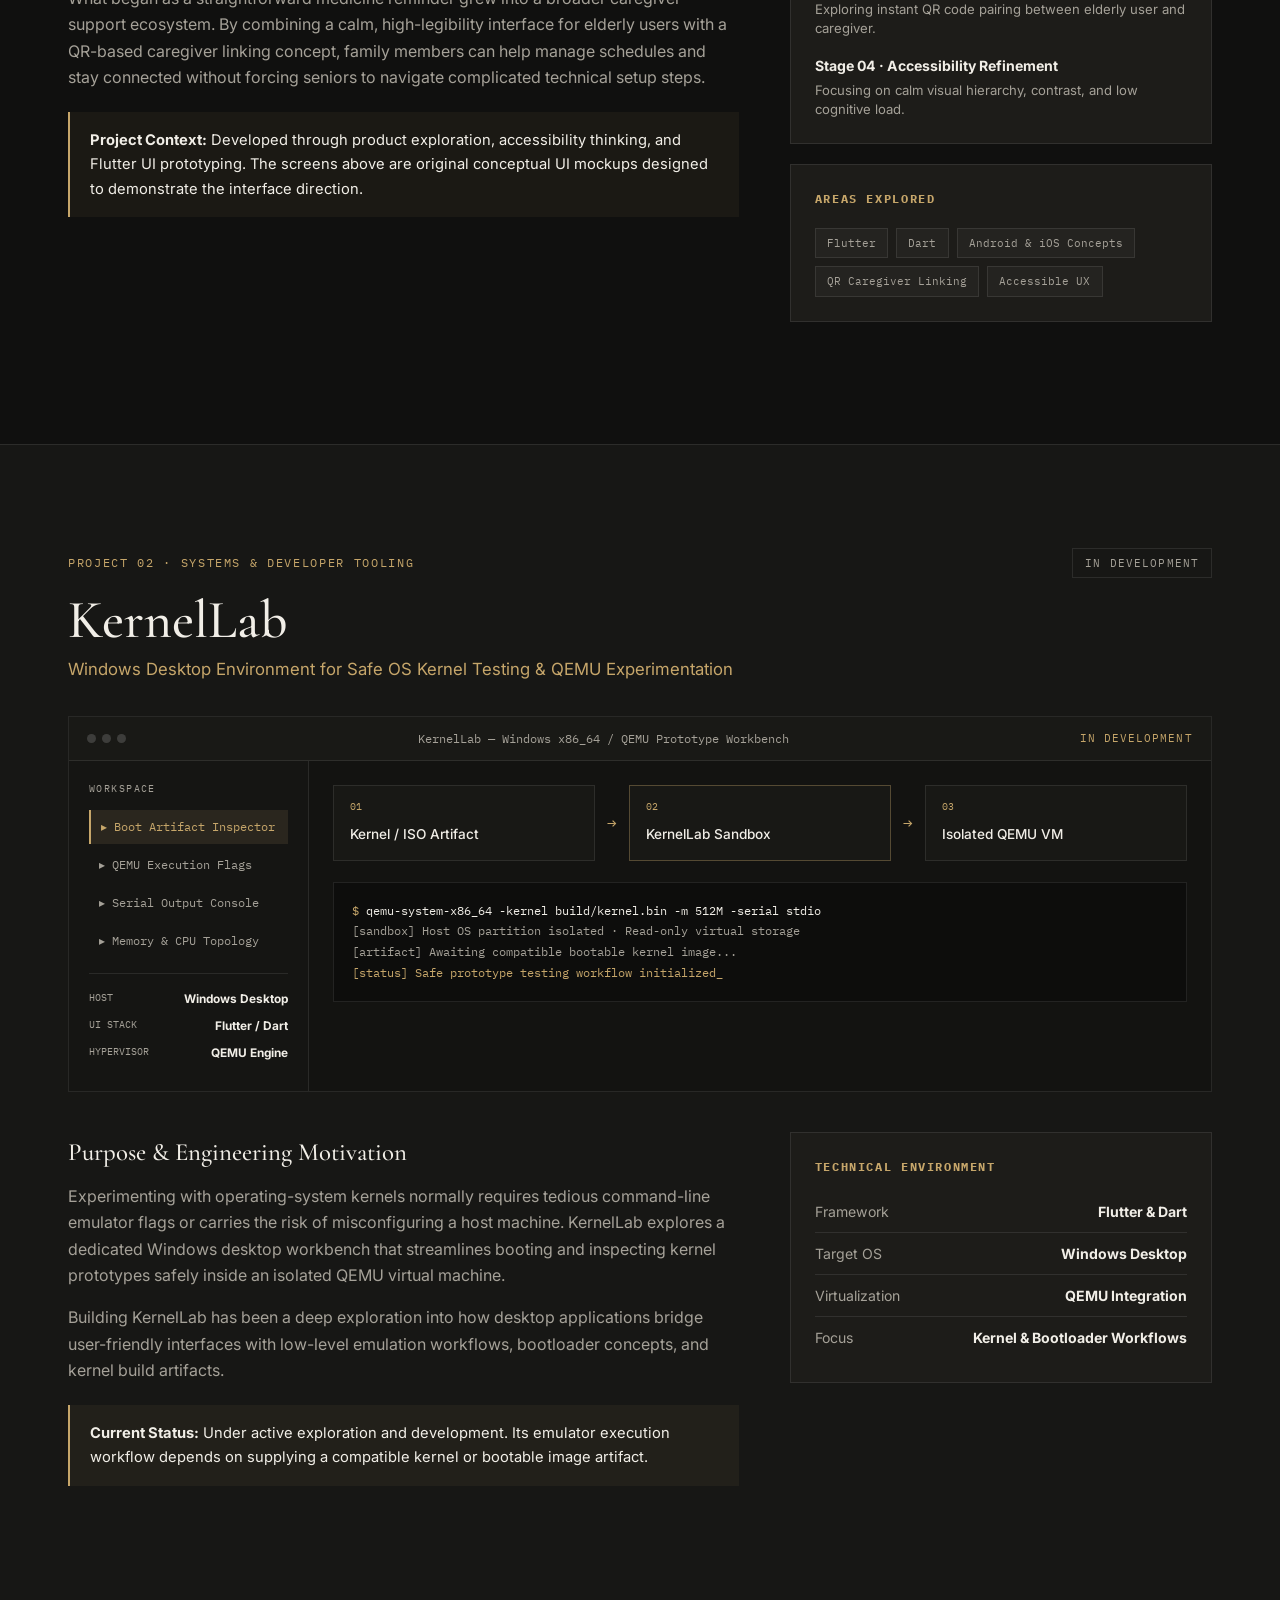
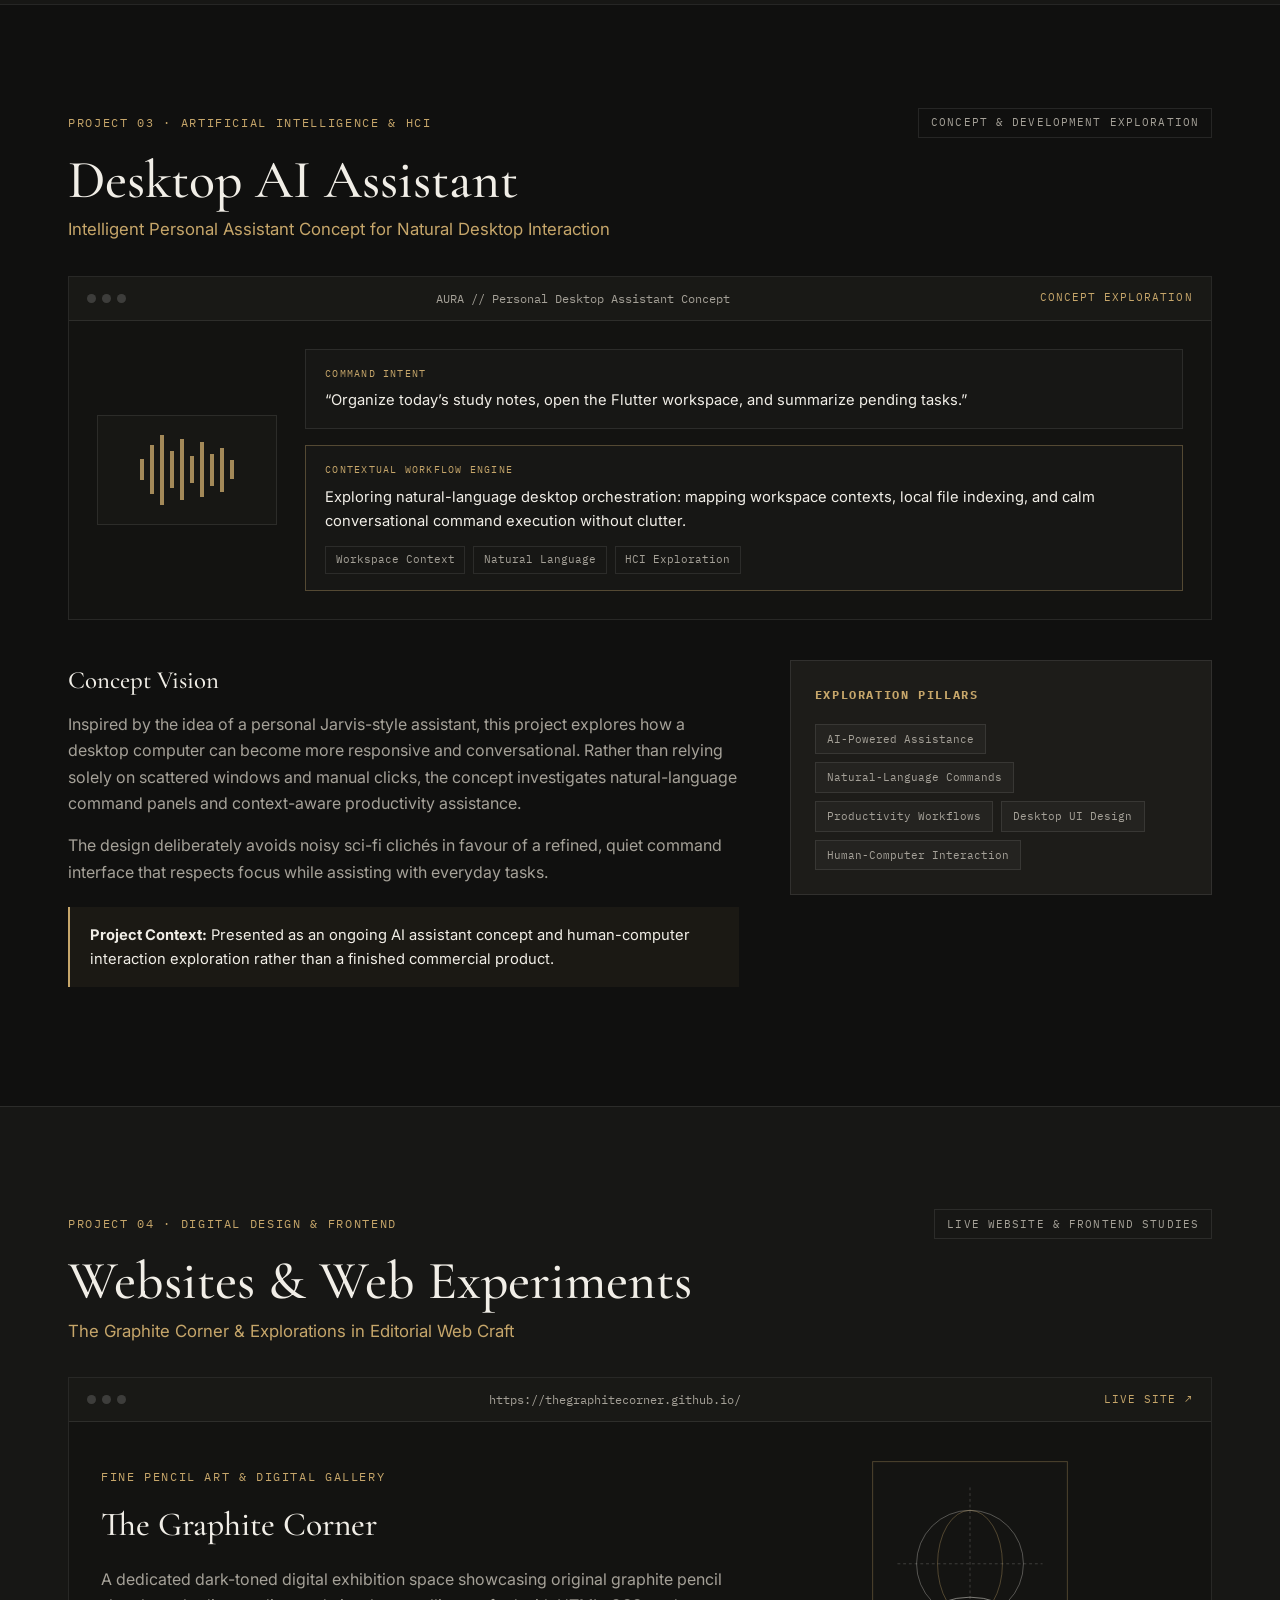
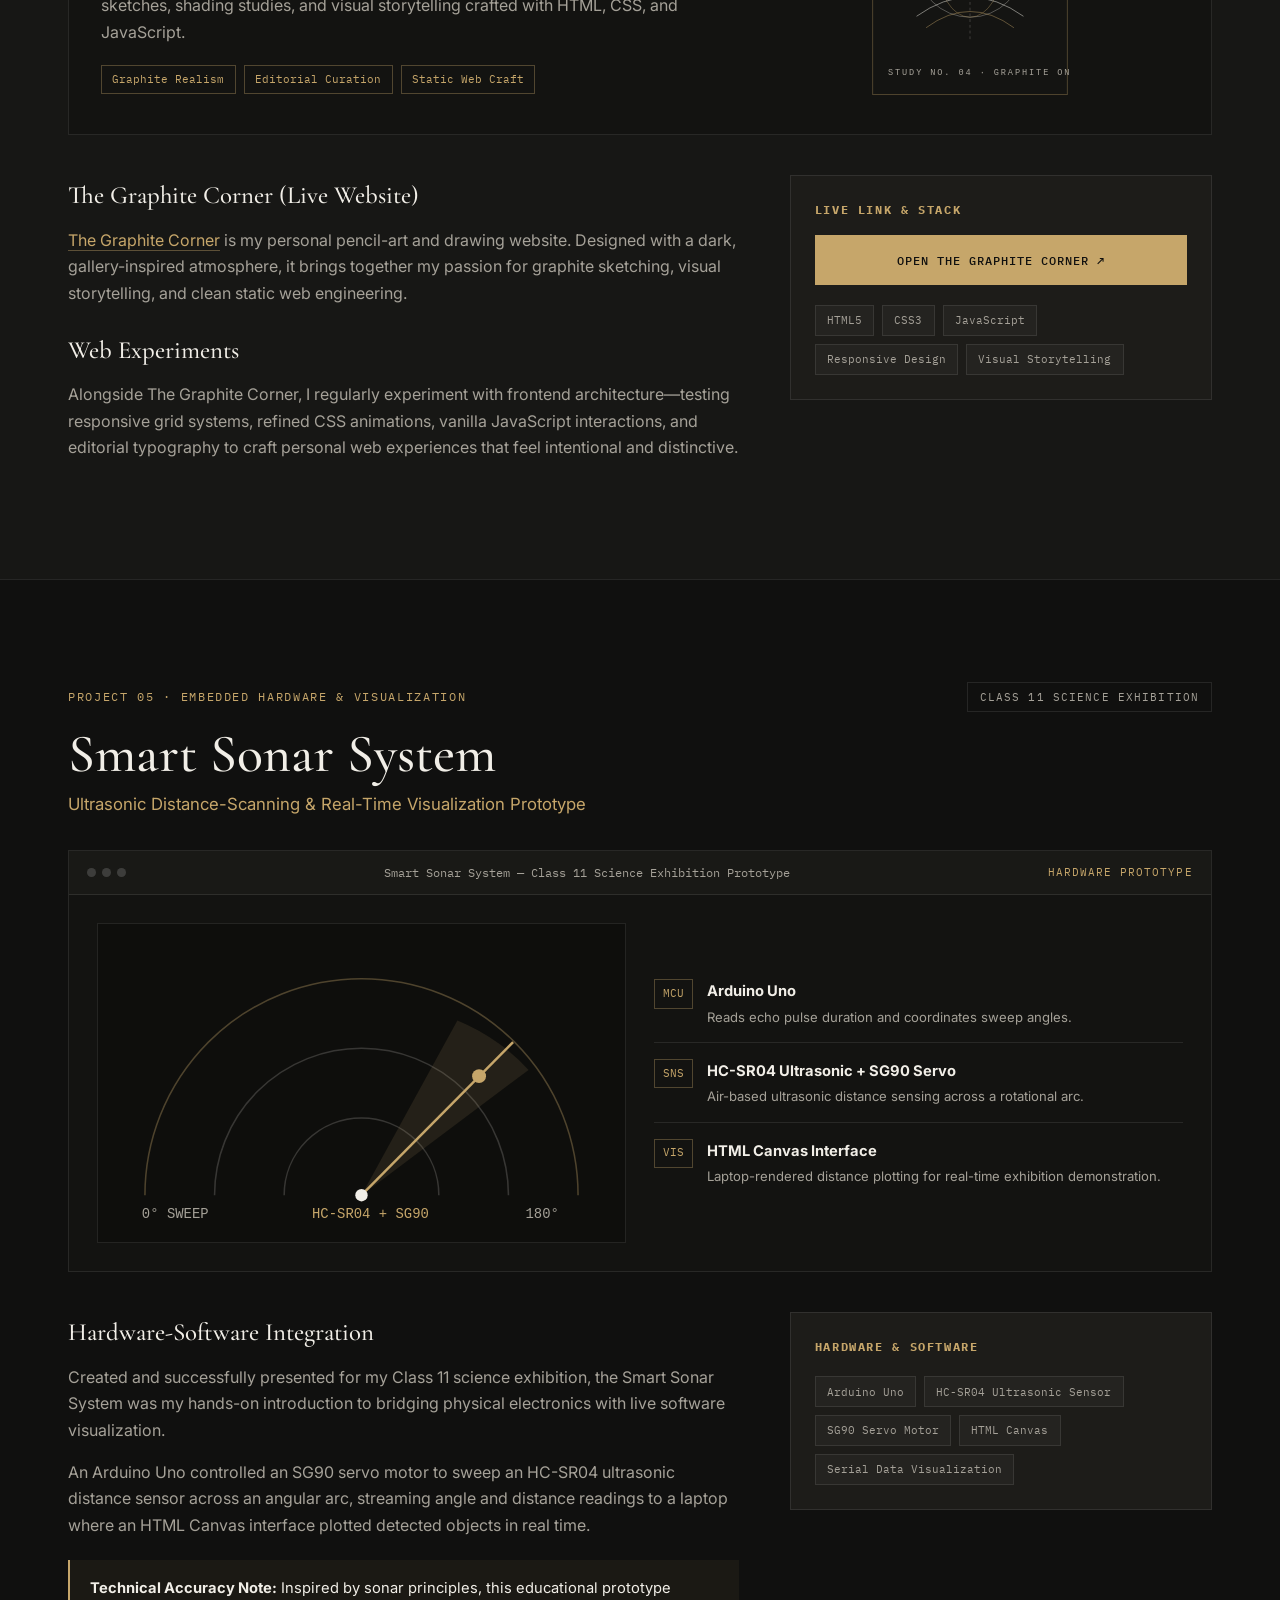
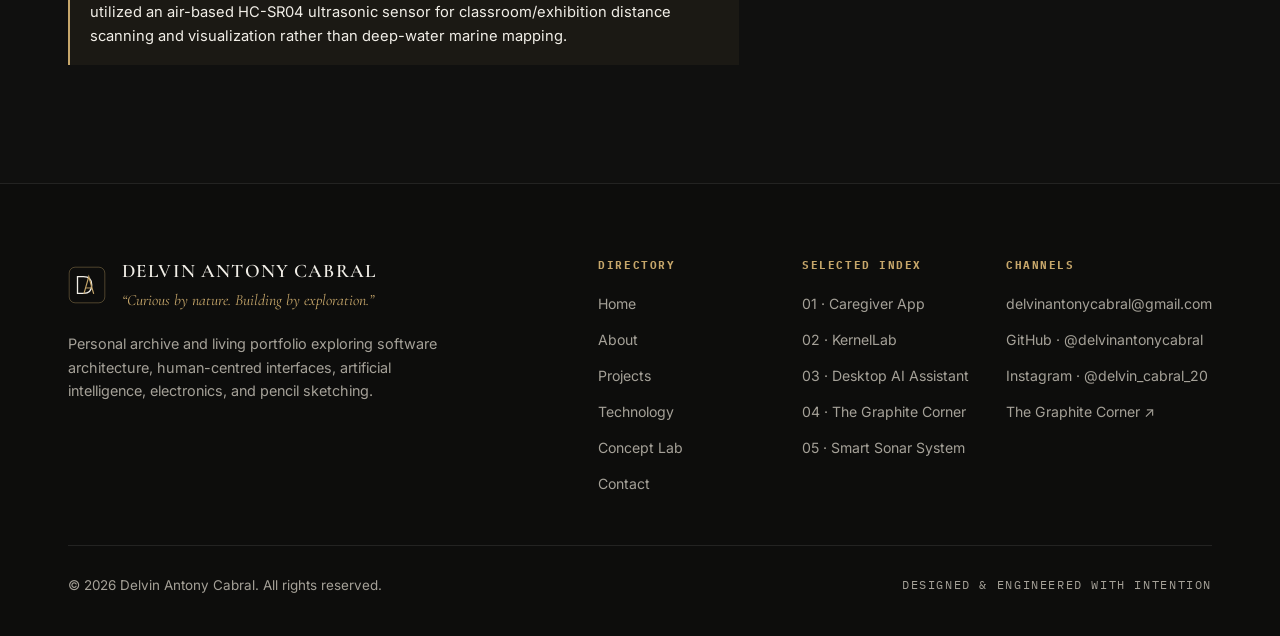
<file: projects.html>
<!DOCTYPE html>
<html lang="en">
<head>
  <meta charset="UTF-8">
  <meta name="viewport" content="width=device-width, initial-scale=1.0">
  <title>Projects — Delvin Antony Cabral | Caregiver App, KernelLab & Builds</title>
  <meta name="description" content="Explore projects and prototypes by Delvin Antony Cabral: Caregiver App, KernelLab, Desktop AI Assistant, The Graphite Corner, and Smart Sonar System.">
  <meta name="author" content="Delvin Antony Cabral">
  <meta name="robots" content="index, follow">
  <link rel="canonical" href="https://delvinantonycabral.github.io/projects.html">

  <!-- Open Graph / Social -->
  <meta property="og:type" content="website">
  <meta property="og:site_name" content="Delvin Antony Cabral">
  <meta property="og:title" content="Projects — Delvin Antony Cabral | Caregiver App, KernelLab & Builds">
  <meta property="og:description" content="Explore projects and prototypes by Delvin Antony Cabral: Caregiver App, KernelLab, Desktop AI Assistant, The Graphite Corner, and Smart Sonar System.">
  <meta property="og:url" content="https://delvinantonycabral.github.io/projects.html">
  <meta property="og:image" content="https://delvinantonycabral.github.io/assets/images/og-preview.svg">

  <!-- Twitter / X -->
  <meta name="twitter:card" content="summary_large_image">
  <meta name="twitter:title" content="Projects — Delvin Antony Cabral | Caregiver App, KernelLab & Builds">
  <meta name="twitter:description" content="Explore projects and prototypes by Delvin Antony Cabral: Caregiver App, KernelLab, Desktop AI Assistant, The Graphite Corner, and Smart Sonar System.">
  <meta name="twitter:image" content="https://delvinantonycabral.github.io/assets/images/og-preview.svg">

  <!-- Favicon -->
  <link rel="icon" type="image/svg+xml" href="assets/icons/favicon.svg">

  <!-- Fonts -->
  <link rel="preconnect" href="https://fonts.googleapis.com">
  <link rel="preconnect" href="https://fonts.gstatic.com" crossorigin>
  <link href="https://fonts.googleapis.com/css2?family=Cormorant+Garamond:ital,wght@0,400;0,500;0,600;0,700;1,400;1,600&family=IBM+Plex+Mono:wght@400;500&family=Inter:wght@300;400;500;600&display=swap" rel="stylesheet">

  <!-- Styles -->
  <link rel="stylesheet" href="style.css">

  <!-- Structured Data -->
  <script type="application/ld+json">
  {
    "@context": "https://schema.org",
    "@type": "CollectionPage",
    "name": "Projects — Delvin Antony Cabral",
    "url": "https://delvinantonycabral.github.io/projects.html",
    "description": "Selected technical and creative projects by Delvin Antony Cabral, including Caregiver App, KernelLab, Desktop AI Assistant, The Graphite Corner, and Smart Sonar System.",
    "author": {
      "@type": "Person",
      "name": "Delvin Antony Cabral"
    }
  }
  </script>
</head>
<body>
  <a href="#main-content" class="skip-link">Skip to main content</a>
  <header class="site-header" id="site-header">
    <div class="container header-inner">
      <a href="index.html" class="brand-mark" aria-label="Delvin Antony Cabral Home">
        <svg class="brand-monogram" viewBox="0 0 64 64" width="36" height="36" aria-hidden="true">
          <rect x="2" y="2" width="60" height="60" rx="10" fill="none" stroke="currentColor" stroke-width="1.5" stroke-opacity="0.35"/>
          <path d="M16 18 H26 C35 18 40 23.5 40 32 C40 40.5 35 46 26 46 H16 Z" fill="none" stroke="#F1EEE7" stroke-width="2.2"/>
          <path d="M27 46 L35 18 L43 46" fill="none" stroke="#C6A66A" stroke-width="2" stroke-linecap="square"/>
          <line x1="29.8" y1="37" x2="40.2" y2="37" stroke="#C6A66A" stroke-width="1.6"/>
        </svg>
        <span class="brand-text">
          <span class="brand-name">DELVIN ANTONY CABRAL</span>
          <span class="brand-sub">PORTFOLIO · INDEX</span>
        </span>
      </a>

      <nav class="desktop-nav" aria-label="Primary Navigation">
        <ul>
          <li><a href="index.html" class="nav-link">Home</a></li>
          <li><a href="about.html" class="nav-link">About</a></li>
          <li><a href="projects.html" class="nav-link active">Projects</a></li>
          <li><a href="technology.html" class="nav-link">Technology</a></li>
          <li><a href="concept-lab.html" class="nav-link">Concept Lab</a></li>
          <li><a href="contact.html" class="nav-link">Contact</a></li>
        </ul>
      </nav>

      <button class="menu-toggle" id="menu-toggle" aria-label="Open navigation menu" aria-expanded="false" aria-controls="mobile-drawer">
        <span class="bar"></span>
        <span class="bar"></span>
      </button>
    </div>
  </header>

  <div class="mobile-drawer" id="mobile-drawer" aria-hidden="true">
    <div class="mobile-drawer-inner">
      <div class="mobile-meta">NAVIGATION DIRECTORY</div>
      <nav aria-label="Mobile Navigation">
        <a href="index.html" class="mobile-link">Home</a>
        <a href="about.html" class="mobile-link">About</a>
        <a href="projects.html" class="mobile-link active">Projects</a>
        <a href="technology.html" class="mobile-link">Technology</a>
        <a href="concept-lab.html" class="mobile-link">Concept Lab</a>
        <a href="contact.html" class="mobile-link">Contact</a>
      </nav>
      <div class="mobile-footer">
        <p class="mono-label">DIRECT CONTACT</p>
        <a href="mailto:delvinantonycabral@gmail.com" class="mobile-email">delvinantonycabral@gmail.com</a>
      </div>
    </div>
  </div>

  <main id="main-content">
    <section class="page-hero">
      <div class="container">
        <span class="mono-label reveal">ARCHIVE OF BUILDS &amp; EXPLORATIONS</span>
        <h1 class="page-title reveal">Selected Projects</h1>
        <p class="page-intro reveal">
          A curated record of the applications, developer environments, assistant concepts, websites, and hardware prototypes I have explored and built—presented honestly with their real technical context and stage of development.
        </p>

        <nav class="project-jump-bar reveal" aria-label="Project Index">
          <a href="#caregiver-app">01 · Caregiver App</a>
          <a href="#kernellab">02 · KernelLab</a>
          <a href="#desktop-ai-assistant">03 · Desktop AI Assistant</a>
          <a href="#websites-experiments">04 · Websites &amp; Web Experiments</a>
          <a href="#smart-sonar-system">05 · Smart Sonar System</a>
        </nav>
      </div>
    </section>

    <!-- PROJECT 01 — CAREGIVER APP (FLAGSHIP) -->
    <section class="section-block border-top" id="caregiver-app">
      <div class="container">
        <article class="case-study flagship-case reveal">
          <div class="case-header">
            <div class="case-meta-top">
              <span class="project-index-tag">PROJECT 01 · FLAGSHIP CASE STUDY</span>
              <span class="project-phase-tag">Design Concept &amp; Mobile Exploration</span>
            </div>
            <h2 class="case-title">Caregiver App</h2>
            <p class="case-subtitle">Human-Centred Medicine Reminders &amp; Caregiver Support for Elderly Users</p>
          </div>

          <div class="case-visual-full">
            <div class="showcase-stage caregiver-stage" aria-label="Caregiver App conceptual interface preview">
  <div class="stage-meta-bar">
    <span class="mono-tag">DESIGN CONCEPT · MOBILE PROTOTYPE</span>
    <span class="mono-tag">FLUTTER / DART ARCHITECTURE</span>
  </div>
  <div class="phones-composition">
    <!-- Primary Phone: Elderly Medicine Reminder Interface -->
    <div class="phone-frame phone-primary">
      <div class="phone-notch"></div>
      <div class="phone-screen">
        <div class="app-top-bar">
          <span class="app-greeting">Good Morning</span>
          <span class="app-date">MON · 08:00 AM</span>
        </div>
        <div class="app-focus-card">
          <div class="app-badge">NEXT DOSE · IN 15 MIN</div>
          <div class="app-med-title">Morning Blood Pressure Tablet</div>
          <div class="app-med-sub">1 Tablet · After Breakfast with Water</div>
          <div class="app-action-btn">
            <span class="check-dot"></span>
            <span>Tap to Mark Taken</span>
          </div>
        </div>
        <div class="app-schedule-list">
          <div class="app-list-label">TODAY'S ROUTINE</div>
          <div class="app-schedule-row completed">
            <span class="status-pill done">✓</span>
            <div>
              <div class="row-title">Vitamin D3 Supplement</div>
              <div class="row-sub">Completed · 07:15 AM</div>
            </div>
          </div>
          <div class="app-schedule-row upcoming">
            <span class="status-pill pending">02</span>
            <div>
              <div class="row-title">Evening Glucose Support</div>
              <div class="row-sub">Scheduled · 07:30 PM</div>
            </div>
          </div>
        </div>
      </div>
    </div>

    <!-- Secondary Phone: Caregiver QR Link & Sync Interface -->
    <div class="phone-frame phone-secondary">
      <div class="phone-notch"></div>
      <div class="phone-screen">
        <div class="app-top-bar">
          <span class="app-greeting">Caregiver Circle</span>
          <span class="app-date">QR PAIRING</span>
        </div>
        <div class="qr-pairing-box">
          <div class="qr-grid" aria-hidden="true">
            <span></span><span></span><span></span><span></span>
            <span></span><span class="gold-cell"></span><span></span><span></span>
            <span></span><span></span><span class="gold-cell"></span><span></span>
            <span></span><span></span><span></span><span></span>
          </div>
          <div class="qr-caption">Instant Family Link</div>
          <div class="qr-sub">Scan once to mirror schedule alerts without complex setup</div>
        </div>
        <div class="caregiver-status-card">
          <div class="cg-row">
            <span class="pulse-indicator"></span>
            <span>Connected Caregiver Sync</span>
          </div>
          <div class="cg-detail">High-contrast typography · Large touch targets · Calm alerts</div>
        </div>
      </div>
    </div>
  </div>
</div>
          </div>

          <div class="case-details-grid">
            <div class="case-narrative">
              <h3>The Problem &amp; Origin</h3>
              <p>
                The idea started with a simple, everyday challenge: helping elderly people and grandparents reliably remember when to take their medicines. Many existing health apps are crowded with dense menus, tiny text, and complex settings that create anxiety rather than confidence for older adults.
              </p>
              <h3>How the Concept Evolved</h3>
              <p>
                What began as a straightforward medicine reminder grew into a broader caregiver-support ecosystem. By combining a calm, high-legibility interface for elderly users with a QR-based caregiver linking concept, family members can help manage schedules and stay connected without forcing seniors to navigate complicated technical setup steps.
              </p>
              <p class="honesty-note">
                <strong>Project Context:</strong> Developed through product exploration, accessibility thinking, and Flutter UI prototyping. The screens above are original conceptual UI mockups designed to demonstrate the interface direction.
              </p>
            </div>

            <div class="case-sidebar">
              <div class="sidebar-box">
                <h4>EVOLUTION TIMELINE</h4>
                <ol class="timeline-list">
                  <li>
                    <strong>Stage 01 · Everyday Observation</strong>
                    <span>Identifying friction in daily medication routines for grandparents.</span>
                  </li>
                  <li>
                    <strong>Stage 02 · Reminder Interface</strong>
                    <span>Designing large-type, clear dose cards with single-tap confirmation.</span>
                  </li>
                  <li>
                    <strong>Stage 03 · Caregiver Connection</strong>
                    <span>Exploring instant QR code pairing between elderly user and caregiver.</span>
                  </li>
                  <li>
                    <strong>Stage 04 · Accessibility Refinement</strong>
                    <span>Focusing on calm visual hierarchy, contrast, and low cognitive load.</span>
                  </li>
                </ol>
              </div>

              <div class="sidebar-box">
                <h4>AREAS EXPLORED</h4>
                <div class="tech-pills">
                  <span>Flutter</span>
                  <span>Dart</span>
                  <span>Android &amp; iOS Concepts</span>
                  <span>QR Caregiver Linking</span>
                  <span>Accessible UX</span>
                </div>
              </div>
            </div>
          </div>
        </article>
      </div>
    </section>

    <!-- PROJECT 02 — KERNELLAB -->
    <section class="section-block alt-surface border-top" id="kernellab">
      <div class="container">
        <article class="case-study reveal">
          <div class="case-header">
            <div class="case-meta-top">
              <span class="project-index-tag">PROJECT 02 · SYSTEMS &amp; DEVELOPER TOOLING</span>
              <span class="project-phase-tag">In Development</span>
            </div>
            <h2 class="case-title">KernelLab</h2>
            <p class="case-subtitle">Windows Desktop Environment for Safe OS Kernel Testing &amp; QEMU Experimentation</p>
          </div>

          <div class="case-visual-full">
            <div class="showcase-stage kernellab-stage" aria-label="KernelLab desktop environment conceptual interface">
  <div class="window-chrome">
    <div class="window-dots">
      <span></span><span></span><span></span>
    </div>
    <div class="window-title">KernelLab — Windows x86_64 / QEMU Prototype Workbench</div>
    <div class="window-status">IN DEVELOPMENT</div>
  </div>
  <div class="kernellab-grid">
    <div class="kl-sidebar">
      <div class="kl-section-label">WORKSPACE</div>
      <div class="kl-item active">▸ Boot Artifact Inspector</div>
      <div class="kl-item">▸ QEMU Execution Flags</div>
      <div class="kl-item">▸ Serial Output Console</div>
      <div class="kl-item">▸ Memory &amp; CPU Topology</div>
      <div class="kl-divider"></div>
      <div class="kl-spec">
        <span>HOST</span><strong>Windows Desktop</strong>
      </div>
      <div class="kl-spec">
        <span>UI STACK</span><strong>Flutter / Dart</strong>
      </div>
      <div class="kl-spec">
        <span>HYPERVISOR</span><strong>QEMU Engine</strong>
      </div>
    </div>
    <div class="kl-main">
      <div class="kl-arch-flow">
        <div class="arch-node">
          <span class="arch-step">01</span>
          <span class="arch-name">Kernel / ISO Artifact</span>
        </div>
        <div class="arch-arrow">→</div>
        <div class="arch-node highlight">
          <span class="arch-step">02</span>
          <span class="arch-name">KernelLab Sandbox</span>
        </div>
        <div class="arch-arrow">→</div>
        <div class="arch-node">
          <span class="arch-step">03</span>
          <span class="arch-name">Isolated QEMU VM</span>
        </div>
      </div>
      <div class="kl-terminal">
        <div class="term-line"><span class="term-prompt">$</span> qemu-system-x86_64 -kernel build/kernel.bin -m 512M -serial stdio</div>
        <div class="term-line muted">[sandbox] Host OS partition isolated · Read-only virtual storage</div>
        <div class="term-line muted">[artifact] Awaiting compatible bootable kernel image...</div>
        <div class="term-line gold">[status] Safe prototype testing workflow initialized_</div>
      </div>
    </div>
  </div>
</div>
          </div>

          <div class="case-details-grid">
            <div class="case-narrative">
              <h3>Purpose &amp; Engineering Motivation</h3>
              <p>
                Experimenting with operating-system kernels normally requires tedious command-line emulator flags or carries the risk of misconfiguring a host machine. KernelLab explores a dedicated Windows desktop workbench that streamlines booting and inspecting kernel prototypes safely inside an isolated QEMU virtual machine.
              </p>
              <p>
                Building KernelLab has been a deep exploration into how desktop applications bridge user-friendly interfaces with low-level emulation workflows, bootloader concepts, and kernel build artifacts.
              </p>
              <p class="honesty-note">
                <strong>Current Status:</strong> Under active exploration and development. Its emulator execution workflow depends on supplying a compatible kernel or bootable image artifact.
              </p>
            </div>

            <div class="case-sidebar">
              <div class="sidebar-box">
                <h4>TECHNICAL ENVIRONMENT</h4>
                <ul class="spec-list">
                  <li><span>Framework</span><strong>Flutter &amp; Dart</strong></li>
                  <li><span>Target OS</span><strong>Windows Desktop</strong></li>
                  <li><span>Virtualization</span><strong>QEMU Integration</strong></li>
                  <li><span>Focus</span><strong>Kernel &amp; Bootloader Workflows</strong></li>
                </ul>
              </div>
            </div>
          </div>
        </article>
      </div>
    </section>

    <!-- PROJECT 03 — DESKTOP AI ASSISTANT -->
    <section class="section-block border-top" id="desktop-ai-assistant">
      <div class="container">
        <article class="case-study reveal">
          <div class="case-header">
            <div class="case-meta-top">
              <span class="project-index-tag">PROJECT 03 · ARTIFICIAL INTELLIGENCE &amp; HCI</span>
              <span class="project-phase-tag">Concept &amp; Development Exploration</span>
            </div>
            <h2 class="case-title">Desktop AI Assistant</h2>
            <p class="case-subtitle">Intelligent Personal Assistant Concept for Natural Desktop Interaction</p>
          </div>

          <div class="case-visual-full">
            <div class="showcase-stage assistant-stage" aria-label="Desktop AI Assistant conceptual interface">
  <div class="window-chrome">
    <div class="window-dots">
      <span></span><span></span><span></span>
    </div>
    <div class="window-title">AURA // Personal Desktop Assistant Concept</div>
    <div class="window-status">CONCEPT EXPLORATION</div>
  </div>
  <div class="assistant-body">
    <div class="assistant-waveform" aria-hidden="true">
      <span style="--h: 28%"></span>
      <span style="--h: 64%"></span>
      <span style="--h: 92%"></span>
      <span style="--h: 48%"></span>
      <span style="--h: 80%"></span>
      <span style="--h: 36%"></span>
      <span style="--h: 72%"></span>
      <span style="--h: 42%"></span>
      <span style="--h: 58%"></span>
      <span style="--h: 26%"></span>
    </div>
    <div class="assistant-thread">
      <div class="msg-user">
        <span class="msg-role">COMMAND INTENT</span>
        <p>“Organize today’s study notes, open the Flutter workspace, and summarize pending tasks.”</p>
      </div>
      <div class="msg-system">
        <span class="msg-role">CONTEXTUAL WORKFLOW ENGINE</span>
        <p>Exploring natural-language desktop orchestration: mapping workspace contexts, local file indexing, and calm conversational command execution without clutter.</p>
        <div class="cmd-chips">
          <span>Workspace Context</span>
          <span>Natural Language</span>
          <span>HCI Exploration</span>
        </div>
      </div>
    </div>
  </div>
</div>
          </div>

          <div class="case-details-grid">
            <div class="case-narrative">
              <h3>Concept Vision</h3>
              <p>
                Inspired by the idea of a personal Jarvis-style assistant, this project explores how a desktop computer can become more responsive and conversational. Rather than relying solely on scattered windows and manual clicks, the concept investigates natural-language command panels and context-aware productivity assistance.
              </p>
              <p>
                The design deliberately avoids noisy sci-fi clichés in favour of a refined, quiet command interface that respects focus while assisting with everyday tasks.
              </p>
              <p class="honesty-note">
                <strong>Project Context:</strong> Presented as an ongoing AI assistant concept and human-computer interaction exploration rather than a finished commercial product.
              </p>
            </div>

            <div class="case-sidebar">
              <div class="sidebar-box">
                <h4>EXPLORATION PILLARS</h4>
                <div class="tech-pills">
                  <span>AI-Powered Assistance</span>
                  <span>Natural-Language Commands</span>
                  <span>Productivity Workflows</span>
                  <span>Desktop UI Design</span>
                  <span>Human-Computer Interaction</span>
                </div>
              </div>
            </div>
          </div>
        </article>
      </div>
    </section>

    <!-- PROJECT 04 — WEBSITES & WEB EXPERIMENTS -->
    <section class="section-block alt-surface border-top" id="websites-experiments">
      <div class="container">
        <article class="case-study reveal">
          <div class="case-header">
            <div class="case-meta-top">
              <span class="project-index-tag">PROJECT 04 · DIGITAL DESIGN &amp; FRONTEND</span>
              <span class="project-phase-tag">Live Website &amp; Frontend Studies</span>
            </div>
            <h2 class="case-title">Websites &amp; Web Experiments</h2>
            <p class="case-subtitle">The Graphite Corner &amp; Explorations in Editorial Web Craft</p>
          </div>

          <div class="case-visual-full">
            <div class="showcase-stage browser-stage" aria-label="The Graphite Corner website preview">
  <div class="window-chrome">
    <div class="window-dots">
      <span></span><span></span><span></span>
    </div>
    <div class="browser-url">https://thegraphitecorner.github.io/</div>
    <a href="https://thegraphitecorner.github.io/" target="_blank" rel="noopener noreferrer" class="window-link">LIVE SITE ↗</a>
  </div>
  <div class="graphite-preview">
    <div class="graphite-editorial">
      <span class="mono-tag">FINE PENCIL ART &amp; DIGITAL GALLERY</span>
      <h4>The Graphite Corner</h4>
      <p>A dedicated dark-toned digital exhibition space showcasing original graphite pencil sketches, shading studies, and visual storytelling crafted with HTML, CSS, and JavaScript.</p>
      <div class="graphite-tags">
        <span>Graphite Realism</span>
        <span>Editorial Curation</span>
        <span>Static Web Craft</span>
      </div>
    </div>
    <div class="graphite-sketch-frame" aria-hidden="true">
      <svg viewBox="0 0 220 260" class="sketch-svg">
        <rect x="8" y="8" width="204" height="244" fill="#141412" stroke="#C6A66A" stroke-opacity="0.35" stroke-width="1"/>
        <!-- Fine architectural / anatomical graphite study lines -->
        <circle cx="110" cy="115" r="56" fill="none" stroke="#F1EEE7" stroke-opacity="0.35" stroke-width="0.9"/>
        <ellipse cx="110" cy="115" rx="34" ry="56" fill="none" stroke="#C6A66A" stroke-opacity="0.45" stroke-width="0.8"/>
        <line x1="34" y1="115" x2="186" y2="115" stroke="#F1EEE7" stroke-opacity="0.25" stroke-width="0.8" stroke-dasharray="3 3"/>
        <line x1="110" y1="35" x2="110" y2="195" stroke="#F1EEE7" stroke-opacity="0.25" stroke-width="0.8" stroke-dasharray="3 3"/>
        <path d="M54 170 Q110 130 166 170" fill="none" stroke="#F1EEE7" stroke-opacity="0.5" stroke-width="1"/>
        <path d="M64 182 Q110 148 156 182" fill="none" stroke="#C6A66A" stroke-opacity="0.5" stroke-width="0.9"/>
        <text x="24" y="232" fill="#A5A198" font-family="monospace" font-size="9" letter-spacing="2">STUDY NO. 04 · GRAPHITE ON PAPER</text>
      </svg>
    </div>
  </div>
</div>
          </div>

          <div class="case-details-grid">
            <div class="case-narrative">
              <h3>The Graphite Corner (Live Website)</h3>
              <p>
                <a href="https://thegraphitecorner.github.io/" target="_blank" rel="noopener noreferrer" class="inline-gold-link">The Graphite Corner</a> is my personal pencil-art and drawing website. Designed with a dark, gallery-inspired atmosphere, it brings together my passion for graphite sketching, visual storytelling, and clean static web engineering.
              </p>
              <h3>Web Experiments</h3>
              <p>
                Alongside The Graphite Corner, I regularly experiment with frontend architecture—testing responsive grid systems, refined CSS animations, vanilla JavaScript interactions, and editorial typography to craft personal web experiences that feel intentional and distinctive.
              </p>
            </div>

            <div class="case-sidebar">
              <div class="sidebar-box">
                <h4>LIVE LINK &amp; STACK</h4>
                <p style="margin-bottom: 1rem;">
                  <a href="https://thegraphitecorner.github.io/" target="_blank" rel="noopener noreferrer" class="btn-primary" style="width: 100%; text-align: center;">Open The Graphite Corner ↗</a>
                </p>
                <div class="tech-pills">
                  <span>HTML5</span>
                  <span>CSS3</span>
                  <span>JavaScript</span>
                  <span>Responsive Design</span>
                  <span>Visual Storytelling</span>
                </div>
              </div>
            </div>
          </div>
        </article>
      </div>
    </section>

    <!-- PROJECT 05 — SMART SONAR SYSTEM (ALWAYS LAST) -->
    <section class="section-block border-top" id="smart-sonar-system">
      <div class="container">
        <article class="case-study reveal">
          <div class="case-header">
            <div class="case-meta-top">
              <span class="project-index-tag">PROJECT 05 · EMBEDDED HARDWARE &amp; VISUALIZATION</span>
              <span class="project-phase-tag">Class 11 Science Exhibition</span>
            </div>
            <h2 class="case-title">Smart Sonar System</h2>
            <p class="case-subtitle">Ultrasonic Distance-Scanning &amp; Real-Time Visualization Prototype</p>
          </div>

          <div class="case-visual-full">
            <div class="showcase-stage sonar-stage" aria-label="Smart Sonar System Class 11 prototype visualization">
  <div class="window-chrome">
    <div class="window-dots">
      <span></span><span></span><span></span>
    </div>
    <div class="window-title">Smart Sonar System — Class 11 Science Exhibition Prototype</div>
    <div class="window-status">HARDWARE PROTOTYPE</div>
  </div>
  <div class="sonar-grid">
    <div class="sonar-canvas-box">
      <svg viewBox="0 0 320 185" class="sonar-svg" aria-label="Ultrasonic sweep arc diagram">
        <path d="M 20 165 A 140 140 0 0 1 300 165" fill="none" stroke="#C6A66A" stroke-opacity="0.35" stroke-width="1"/>
        <path d="M 65 165 A 95 95 0 0 1 255 165" fill="none" stroke="#F1EEE7" stroke-opacity="0.18" stroke-width="1"/>
        <path d="M 110 165 A 50 50 0 0 1 210 165" fill="none" stroke="#F1EEE7" stroke-opacity="0.18" stroke-width="1"/>
        <line x1="160" y1="165" x2="258" y2="66" stroke="#C6A66A" stroke-width="1.6"/>
        <path d="M 160 165 L 222 52 A 130 130 0 0 1 268 84 Z" fill="#C6A66A" fill-opacity="0.12"/>
        <circle cx="236" cy="88" r="4.5" fill="#C6A66A"/>
        <circle cx="160" cy="165" r="4" fill="#F1EEE7"/>
        <text x="18" y="180" fill="#A5A198" font-family="monospace" font-size="9">0° SWEEP</text>
        <text x="128" y="180" fill="#C6A66A" font-family="monospace" font-size="9">HC-SR04 + SG90</text>
        <text x="266" y="180" fill="#A5A198" font-family="monospace" font-size="9">180°</text>
      </svg>
    </div>
    <div class="sonar-specs">
      <div class="sonar-hw-item">
        <span class="hw-code">MCU</span>
        <div>
          <strong>Arduino Uno</strong>
          <p>Reads echo pulse duration and coordinates sweep angles.</p>
        </div>
      </div>
      <div class="sonar-hw-item">
        <span class="hw-code">SNS</span>
        <div>
          <strong>HC-SR04 Ultrasonic + SG90 Servo</strong>
          <p>Air-based ultrasonic distance sensing across a rotational arc.</p>
        </div>
      </div>
      <div class="sonar-hw-item">
        <span class="hw-code">VIS</span>
        <div>
          <strong>HTML Canvas Interface</strong>
          <p>Laptop-rendered distance plotting for real-time exhibition demonstration.</p>
        </div>
      </div>
    </div>
  </div>
</div>
          </div>

          <div class="case-details-grid">
            <div class="case-narrative">
              <h3>Hardware-Software Integration</h3>
              <p>
                Created and successfully presented for my Class 11 science exhibition, the Smart Sonar System was my hands-on introduction to bridging physical electronics with live software visualization.
              </p>
              <p>
                An Arduino Uno controlled an SG90 servo motor to sweep an HC-SR04 ultrasonic distance sensor across an angular arc, streaming angle and distance readings to a laptop where an HTML Canvas interface plotted detected objects in real time.
              </p>
              <p class="honesty-note">
                <strong>Technical Accuracy Note:</strong> Inspired by sonar principles, this educational prototype utilized an air-based HC-SR04 ultrasonic sensor for classroom/exhibition distance scanning and visualization rather than deep-water marine mapping.
              </p>
            </div>

            <div class="case-sidebar">
              <div class="sidebar-box">
                <h4>HARDWARE &amp; SOFTWARE</h4>
                <div class="tech-pills">
                  <span>Arduino Uno</span>
                  <span>HC-SR04 Ultrasonic Sensor</span>
                  <span>SG90 Servo Motor</span>
                  <span>HTML Canvas</span>
                  <span>Serial Data Visualization</span>
                </div>
              </div>
            </div>
          </div>
        </article>
      </div>
    </section>
  </main>

  <footer class="site-footer">
    <div class="container">
      <div class="footer-top">
        <div class="footer-identity">
          <div class="footer-brand-row">
            <svg class="brand-monogram" viewBox="0 0 64 64" width="38" height="38" aria-hidden="true">
              <rect x="2" y="2" width="60" height="60" rx="10" fill="none" stroke="#C6A66A" stroke-width="1.5" stroke-opacity="0.4"/>
              <path d="M16 18 H26 C35 18 40 23.5 40 32 C40 40.5 35 46 26 46 H16 Z" fill="none" stroke="#F1EEE7" stroke-width="2.2"/>
              <path d="M27 46 L35 18 L43 46" fill="none" stroke="#C6A66A" stroke-width="2" stroke-linecap="square"/>
              <line x1="29.8" y1="37" x2="40.2" y2="37" stroke="#C6A66A" stroke-width="1.6"/>
            </svg>
            <div>
              <p class="footer-name">DELVIN ANTONY CABRAL</p>
              <p class="footer-tagline">“Curious by nature. Building by exploration.”</p>
            </div>
          </div>
          <p class="footer-summary">
            Personal archive and living portfolio exploring software architecture, human-centred interfaces, artificial intelligence, electronics, and pencil sketching.
          </p>
        </div>

        <div class="footer-links-grid">
          <div class="footer-col">
            <h2 class="footer-heading">DIRECTORY</h2>
            <ul>
              <li><a href="index.html">Home</a></li>
              <li><a href="about.html">About</a></li>
              <li><a href="projects.html">Projects</a></li>
              <li><a href="technology.html">Technology</a></li>
              <li><a href="concept-lab.html">Concept Lab</a></li>
              <li><a href="contact.html">Contact</a></li>
            </ul>
          </div>

          <div class="footer-col">
            <h2 class="footer-heading">SELECTED INDEX</h2>
            <ul>
              <li><a href="projects.html#caregiver-app">01 · Caregiver App</a></li>
              <li><a href="projects.html#kernellab">02 · KernelLab</a></li>
              <li><a href="projects.html#desktop-ai-assistant">03 · Desktop AI Assistant</a></li>
              <li><a href="projects.html#websites-experiments">04 · The Graphite Corner</a></li>
              <li><a href="projects.html#smart-sonar-system">05 · Smart Sonar System</a></li>
            </ul>
          </div>

          <div class="footer-col">
            <h2 class="footer-heading">CHANNELS</h2>
            <ul>
              <li><a href="mailto:delvinantonycabral@gmail.com">delvinantonycabral@gmail.com</a></li>
              <li><a href="https://github.com/delvinantonycabral" target="_blank" rel="noopener noreferrer">GitHub · @delvinantonycabral</a></li>
              <li><a href="https://www.instagram.com/delvin_cabral_20/" target="_blank" rel="noopener noreferrer">Instagram · @delvin_cabral_20</a></li>
              <li><a href="https://thegraphitecorner.github.io/" target="_blank" rel="noopener noreferrer">The Graphite Corner ↗</a></li>
            </ul>
          </div>
        </div>
      </div>

      <div class="footer-bottom">
        <p>© <span id="current-year">2026</span> Delvin Antony Cabral. All rights reserved.</p>
        <p class="mono-label">DESIGNED &amp; ENGINEERED WITH INTENTION</p>
      </div>
    </div>
  </footer>
  <script src="script.js"></script>
</body>
</html>
</file>
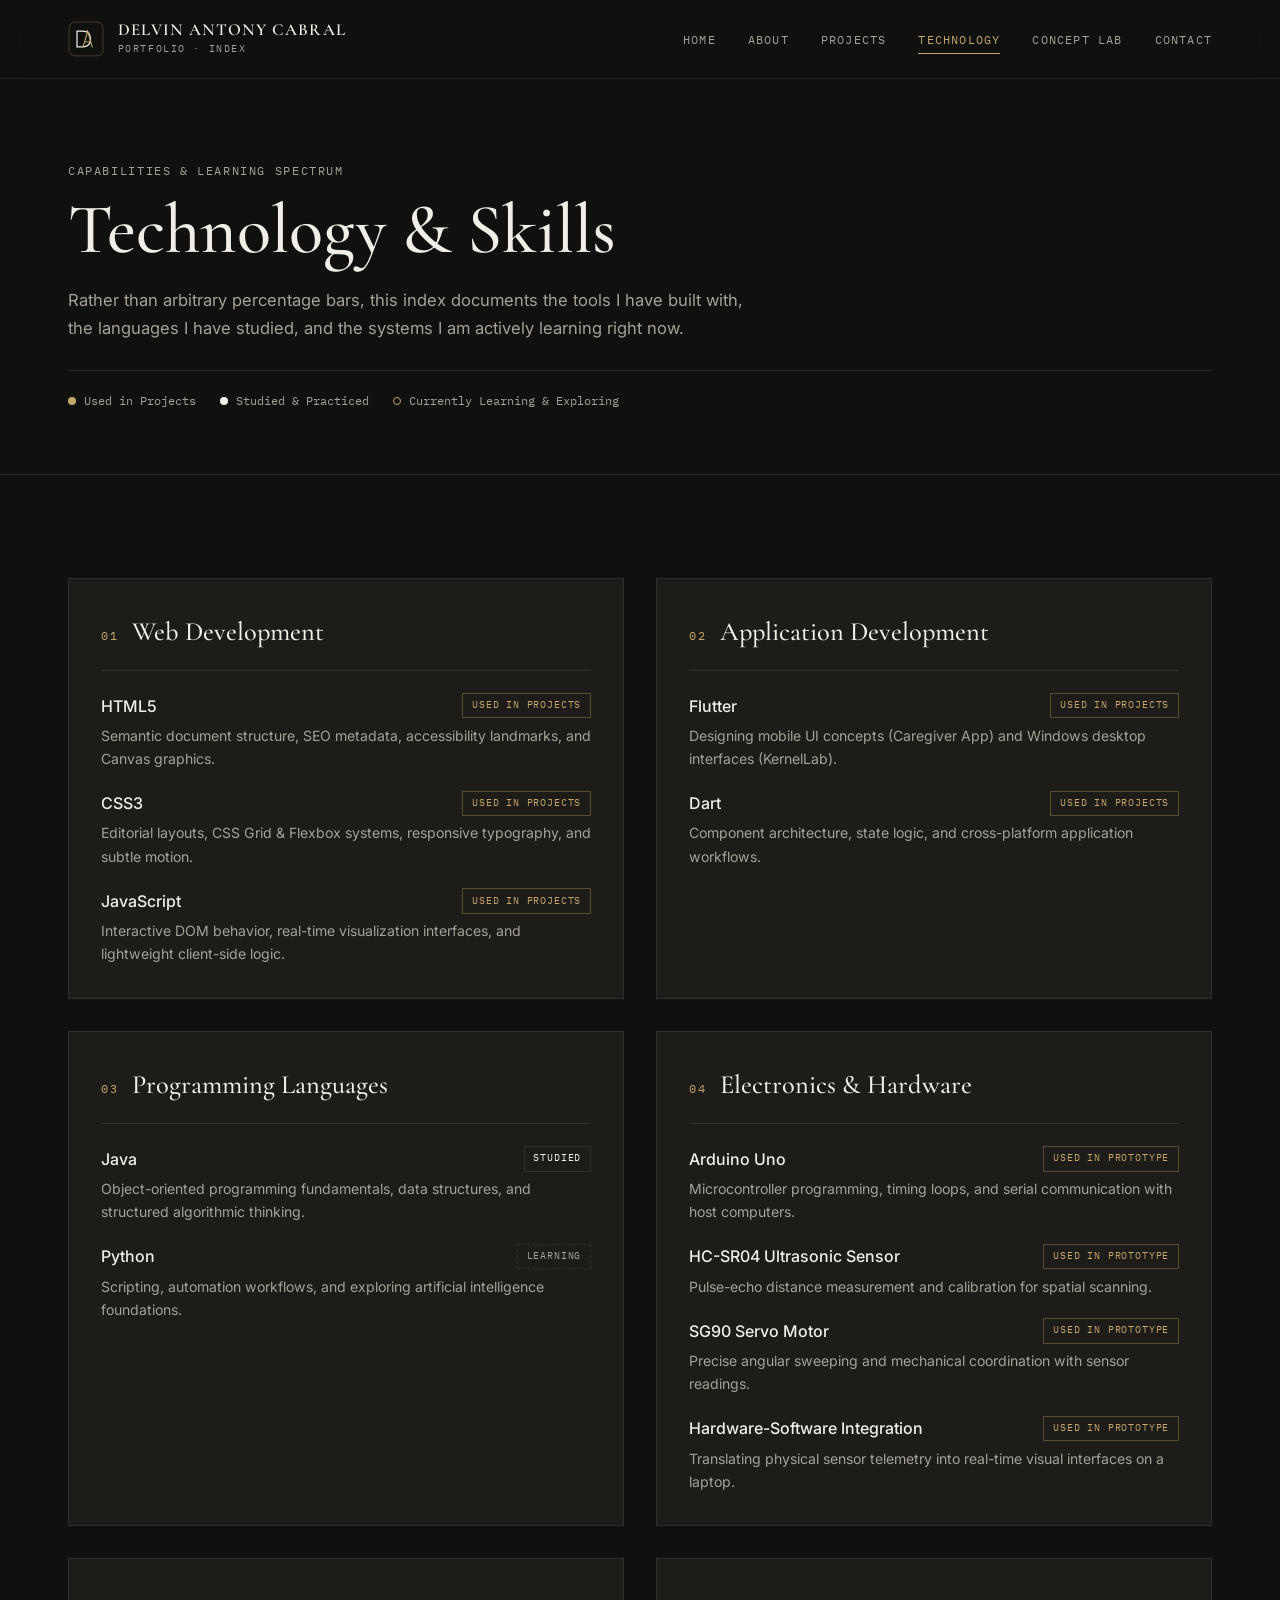
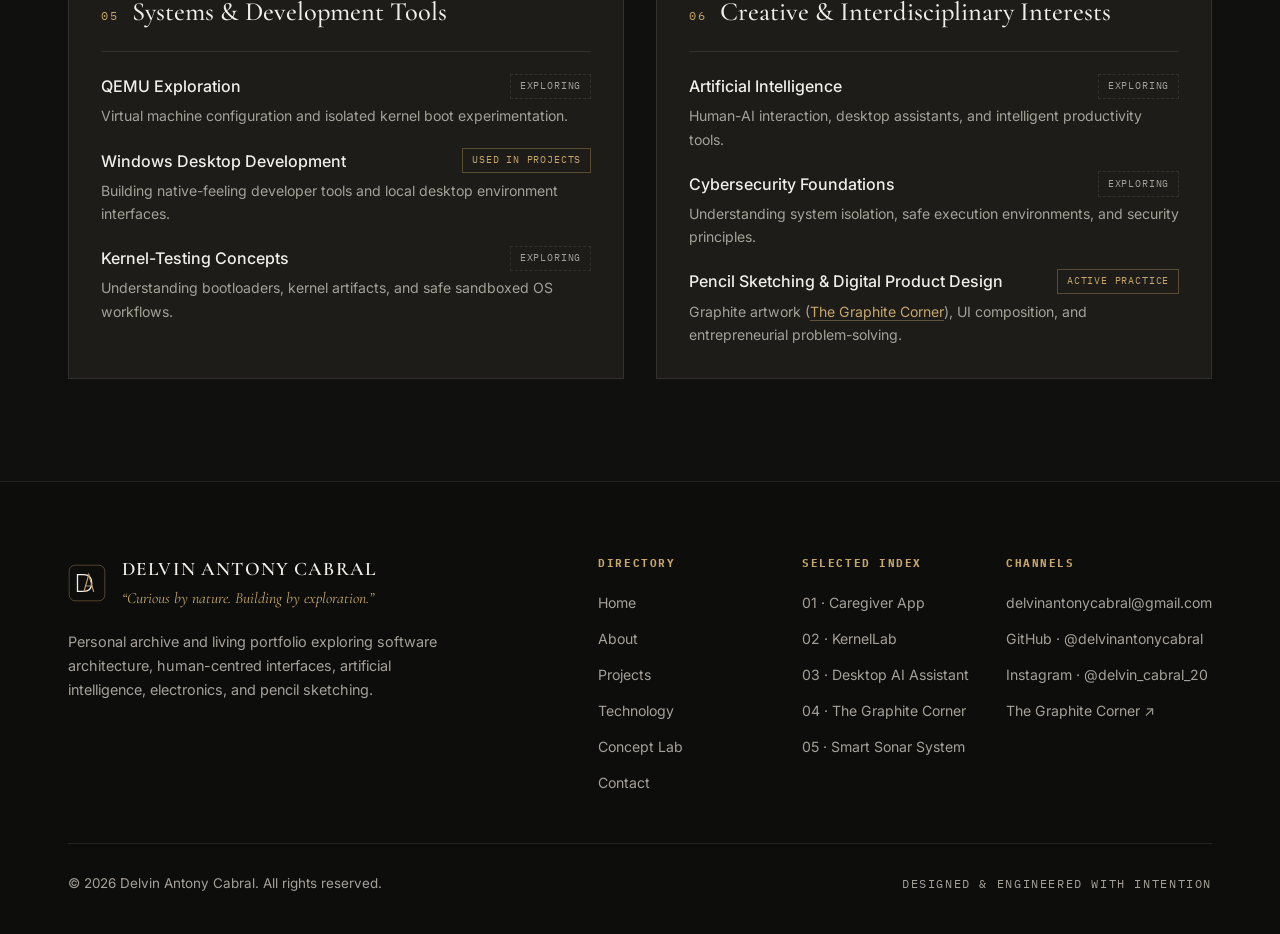
<file: technology.html>
<!DOCTYPE html>
<html lang="en">
<head>
  <meta charset="UTF-8">
  <meta name="viewport" content="width=device-width, initial-scale=1.0">
  <title>Technology & Skills — Delvin Antony Cabral | Stack & Explorations</title>
  <meta name="description" content="Explore the technical stack, programming languages, hardware tools, systems environments, and creative skills of Delvin Antony Cabral.">
  <meta name="author" content="Delvin Antony Cabral">
  <meta name="robots" content="index, follow">
  <link rel="canonical" href="https://delvinantonycabral.github.io/technology.html">

  <!-- Open Graph / Social -->
  <meta property="og:type" content="website">
  <meta property="og:site_name" content="Delvin Antony Cabral">
  <meta property="og:title" content="Technology & Skills — Delvin Antony Cabral | Stack & Explorations">
  <meta property="og:description" content="Explore the technical stack, programming languages, hardware tools, systems environments, and creative skills of Delvin Antony Cabral.">
  <meta property="og:url" content="https://delvinantonycabral.github.io/technology.html">
  <meta property="og:image" content="https://delvinantonycabral.github.io/assets/images/og-preview.svg">

  <!-- Twitter / X -->
  <meta name="twitter:card" content="summary_large_image">
  <meta name="twitter:title" content="Technology & Skills — Delvin Antony Cabral | Stack & Explorations">
  <meta name="twitter:description" content="Explore the technical stack, programming languages, hardware tools, systems environments, and creative skills of Delvin Antony Cabral.">
  <meta name="twitter:image" content="https://delvinantonycabral.github.io/assets/images/og-preview.svg">

  <!-- Favicon -->
  <link rel="icon" type="image/svg+xml" href="assets/icons/favicon.svg">

  <!-- Fonts -->
  <link rel="preconnect" href="https://fonts.googleapis.com">
  <link rel="preconnect" href="https://fonts.gstatic.com" crossorigin>
  <link href="https://fonts.googleapis.com/css2?family=Cormorant+Garamond:ital,wght@0,400;0,500;0,600;0,700;1,400;1,600&family=IBM+Plex+Mono:wght@400;500&family=Inter:wght@300;400;500;600&display=swap" rel="stylesheet">

  <!-- Styles -->
  <link rel="stylesheet" href="style.css">

  <!-- Structured Data -->
  <script type="application/ld+json">
  {
    "@context": "https://schema.org",
    "@type": "WebPage",
    "name": "Technology & Skills — Delvin Antony Cabral",
    "url": "https://delvinantonycabral.github.io/technology.html",
    "description": "Technologies, programming languages, hardware tools, and creative disciplines explored by Delvin Antony Cabral."
  }
  </script>
</head>
<body>
  <a href="#main-content" class="skip-link">Skip to main content</a>
  <header class="site-header" id="site-header">
    <div class="container header-inner">
      <a href="index.html" class="brand-mark" aria-label="Delvin Antony Cabral Home">
        <svg class="brand-monogram" viewBox="0 0 64 64" width="36" height="36" aria-hidden="true">
          <rect x="2" y="2" width="60" height="60" rx="10" fill="none" stroke="currentColor" stroke-width="1.5" stroke-opacity="0.35"/>
          <path d="M16 18 H26 C35 18 40 23.5 40 32 C40 40.5 35 46 26 46 H16 Z" fill="none" stroke="#F1EEE7" stroke-width="2.2"/>
          <path d="M27 46 L35 18 L43 46" fill="none" stroke="#C6A66A" stroke-width="2" stroke-linecap="square"/>
          <line x1="29.8" y1="37" x2="40.2" y2="37" stroke="#C6A66A" stroke-width="1.6"/>
        </svg>
        <span class="brand-text">
          <span class="brand-name">DELVIN ANTONY CABRAL</span>
          <span class="brand-sub">PORTFOLIO · INDEX</span>
        </span>
      </a>

      <nav class="desktop-nav" aria-label="Primary Navigation">
        <ul>
          <li><a href="index.html" class="nav-link">Home</a></li>
          <li><a href="about.html" class="nav-link">About</a></li>
          <li><a href="projects.html" class="nav-link">Projects</a></li>
          <li><a href="technology.html" class="nav-link active">Technology</a></li>
          <li><a href="concept-lab.html" class="nav-link">Concept Lab</a></li>
          <li><a href="contact.html" class="nav-link">Contact</a></li>
        </ul>
      </nav>

      <button class="menu-toggle" id="menu-toggle" aria-label="Open navigation menu" aria-expanded="false" aria-controls="mobile-drawer">
        <span class="bar"></span>
        <span class="bar"></span>
      </button>
    </div>
  </header>

  <div class="mobile-drawer" id="mobile-drawer" aria-hidden="true">
    <div class="mobile-drawer-inner">
      <div class="mobile-meta">NAVIGATION DIRECTORY</div>
      <nav aria-label="Mobile Navigation">
        <a href="index.html" class="mobile-link">Home</a>
        <a href="about.html" class="mobile-link">About</a>
        <a href="projects.html" class="mobile-link">Projects</a>
        <a href="technology.html" class="mobile-link active">Technology</a>
        <a href="concept-lab.html" class="mobile-link">Concept Lab</a>
        <a href="contact.html" class="mobile-link">Contact</a>
      </nav>
      <div class="mobile-footer">
        <p class="mono-label">DIRECT CONTACT</p>
        <a href="mailto:delvinantonycabral@gmail.com" class="mobile-email">delvinantonycabral@gmail.com</a>
      </div>
    </div>
  </div>

  <main id="main-content">
    <section class="page-hero">
      <div class="container">
        <span class="mono-label reveal">CAPABILITIES &amp; LEARNING SPECTRUM</span>
        <h1 class="page-title reveal">Technology &amp; Skills</h1>
        <p class="page-intro reveal">
          Rather than arbitrary percentage bars, this index documents the tools I have built with, the languages I have studied, and the systems I am actively learning right now.
        </p>

        <div class="legend-strip reveal">
          <span class="legend-item"><i class="dot-used"></i> Used in Projects</span>
          <span class="legend-item"><i class="dot-studied"></i> Studied &amp; Practiced</span>
          <span class="legend-item"><i class="dot-learning"></i> Currently Learning &amp; Exploring</span>
        </div>
      </div>
    </section>

    <section class="section-block border-top">
      <div class="container">
        <div class="skills-editorial-grid">
          <!-- 1. Web Development -->
          <article class="skill-category-block reveal">
            <div class="skill-cat-header">
              <span class="mono-tag">01</span>
              <h2>Web Development</h2>
            </div>
            <ul class="skill-entries">
              <li>
                <div class="skill-name-row">
                  <strong>HTML5</strong>
                  <span class="stage-tag used">Used in Projects</span>
                </div>
                <p>Semantic document structure, SEO metadata, accessibility landmarks, and Canvas graphics.</p>
              </li>
              <li>
                <div class="skill-name-row">
                  <strong>CSS3</strong>
                  <span class="stage-tag used">Used in Projects</span>
                </div>
                <p>Editorial layouts, CSS Grid &amp; Flexbox systems, responsive typography, and subtle motion.</p>
              </li>
              <li>
                <div class="skill-name-row">
                  <strong>JavaScript</strong>
                  <span class="stage-tag used">Used in Projects</span>
                </div>
                <p>Interactive DOM behavior, real-time visualization interfaces, and lightweight client-side logic.</p>
              </li>
            </ul>
          </article>

          <!-- 2. Application Development -->
          <article class="skill-category-block reveal">
            <div class="skill-cat-header">
              <span class="mono-tag">02</span>
              <h2>Application Development</h2>
            </div>
            <ul class="skill-entries">
              <li>
                <div class="skill-name-row">
                  <strong>Flutter</strong>
                  <span class="stage-tag used">Used in Projects</span>
                </div>
                <p>Designing mobile UI concepts (Caregiver App) and Windows desktop interfaces (KernelLab).</p>
              </li>
              <li>
                <div class="skill-name-row">
                  <strong>Dart</strong>
                  <span class="stage-tag used">Used in Projects</span>
                </div>
                <p>Component architecture, state logic, and cross-platform application workflows.</p>
              </li>
            </ul>
          </article>

          <!-- 3. Programming -->
          <article class="skill-category-block reveal">
            <div class="skill-cat-header">
              <span class="mono-tag">03</span>
              <h2>Programming Languages</h2>
            </div>
            <ul class="skill-entries">
              <li>
                <div class="skill-name-row">
                  <strong>Java</strong>
                  <span class="stage-tag studied">Studied</span>
                </div>
                <p>Object-oriented programming fundamentals, data structures, and structured algorithmic thinking.</p>
              </li>
              <li>
                <div class="skill-name-row">
                  <strong>Python</strong>
                  <span class="stage-tag learning">Learning</span>
                </div>
                <p>Scripting, automation workflows, and exploring artificial intelligence foundations.</p>
              </li>
            </ul>
          </article>

          <!-- 4. Electronics & Hardware -->
          <article class="skill-category-block reveal">
            <div class="skill-cat-header">
              <span class="mono-tag">04</span>
              <h2>Electronics &amp; Hardware</h2>
            </div>
            <ul class="skill-entries">
              <li>
                <div class="skill-name-row">
                  <strong>Arduino Uno</strong>
                  <span class="stage-tag used">Used in Prototype</span>
                </div>
                <p>Microcontroller programming, timing loops, and serial communication with host computers.</p>
              </li>
              <li>
                <div class="skill-name-row">
                  <strong>HC-SR04 Ultrasonic Sensor</strong>
                  <span class="stage-tag used">Used in Prototype</span>
                </div>
                <p>Pulse-echo distance measurement and calibration for spatial scanning.</p>
              </li>
              <li>
                <div class="skill-name-row">
                  <strong>SG90 Servo Motor</strong>
                  <span class="stage-tag used">Used in Prototype</span>
                </div>
                <p>Precise angular sweeping and mechanical coordination with sensor readings.</p>
              </li>
              <li>
                <div class="skill-name-row">
                  <strong>Hardware-Software Integration</strong>
                  <span class="stage-tag used">Used in Prototype</span>
                </div>
                <p>Translating physical sensor telemetry into real-time visual interfaces on a laptop.</p>
              </li>
            </ul>
          </article>

          <!-- 5. Systems & Development Tools -->
          <article class="skill-category-block reveal">
            <div class="skill-cat-header">
              <span class="mono-tag">05</span>
              <h2>Systems &amp; Development Tools</h2>
            </div>
            <ul class="skill-entries">
              <li>
                <div class="skill-name-row">
                  <strong>QEMU Exploration</strong>
                  <span class="stage-tag learning">Exploring</span>
                </div>
                <p>Virtual machine configuration and isolated kernel boot experimentation.</p>
              </li>
              <li>
                <div class="skill-name-row">
                  <strong>Windows Desktop Development</strong>
                  <span class="stage-tag used">Used in Projects</span>
                </div>
                <p>Building native-feeling developer tools and local desktop environment interfaces.</p>
              </li>
              <li>
                <div class="skill-name-row">
                  <strong>Kernel-Testing Concepts</strong>
                  <span class="stage-tag learning">Exploring</span>
                </div>
                <p>Understanding bootloaders, kernel artifacts, and safe sandboxed OS workflows.</p>
              </li>
            </ul>
          </article>

          <!-- 6. Other Interests & Creative Disciplines -->
          <article class="skill-category-block reveal">
            <div class="skill-cat-header">
              <span class="mono-tag">06</span>
              <h2>Creative &amp; Interdisciplinary Interests</h2>
            </div>
            <ul class="skill-entries">
              <li>
                <div class="skill-name-row">
                  <strong>Artificial Intelligence</strong>
                  <span class="stage-tag learning">Exploring</span>
                </div>
                <p>Human-AI interaction, desktop assistants, and intelligent productivity tools.</p>
              </li>
              <li>
                <div class="skill-name-row">
                  <strong>Cybersecurity Foundations</strong>
                  <span class="stage-tag learning">Exploring</span>
                </div>
                <p>Understanding system isolation, safe execution environments, and security principles.</p>
              </li>
              <li>
                <div class="skill-name-row">
                  <strong>Pencil Sketching &amp; Digital Product Design</strong>
                  <span class="stage-tag used">Active Practice</span>
                </div>
                <p>Graphite artwork (<a href="https://thegraphitecorner.github.io/" target="_blank" rel="noopener noreferrer" class="inline-gold-link">The Graphite Corner</a>), UI composition, and entrepreneurial problem-solving.</p>
              </li>
            </ul>
          </article>
        </div>
      </div>
    </section>
  </main>

  <footer class="site-footer">
    <div class="container">
      <div class="footer-top">
        <div class="footer-identity">
          <div class="footer-brand-row">
            <svg class="brand-monogram" viewBox="0 0 64 64" width="38" height="38" aria-hidden="true">
              <rect x="2" y="2" width="60" height="60" rx="10" fill="none" stroke="#C6A66A" stroke-width="1.5" stroke-opacity="0.4"/>
              <path d="M16 18 H26 C35 18 40 23.5 40 32 C40 40.5 35 46 26 46 H16 Z" fill="none" stroke="#F1EEE7" stroke-width="2.2"/>
              <path d="M27 46 L35 18 L43 46" fill="none" stroke="#C6A66A" stroke-width="2" stroke-linecap="square"/>
              <line x1="29.8" y1="37" x2="40.2" y2="37" stroke="#C6A66A" stroke-width="1.6"/>
            </svg>
            <div>
              <p class="footer-name">DELVIN ANTONY CABRAL</p>
              <p class="footer-tagline">“Curious by nature. Building by exploration.”</p>
            </div>
          </div>
          <p class="footer-summary">
            Personal archive and living portfolio exploring software architecture, human-centred interfaces, artificial intelligence, electronics, and pencil sketching.
          </p>
        </div>

        <div class="footer-links-grid">
          <div class="footer-col">
            <h2 class="footer-heading">DIRECTORY</h2>
            <ul>
              <li><a href="index.html">Home</a></li>
              <li><a href="about.html">About</a></li>
              <li><a href="projects.html">Projects</a></li>
              <li><a href="technology.html">Technology</a></li>
              <li><a href="concept-lab.html">Concept Lab</a></li>
              <li><a href="contact.html">Contact</a></li>
            </ul>
          </div>

          <div class="footer-col">
            <h2 class="footer-heading">SELECTED INDEX</h2>
            <ul>
              <li><a href="projects.html#caregiver-app">01 · Caregiver App</a></li>
              <li><a href="projects.html#kernellab">02 · KernelLab</a></li>
              <li><a href="projects.html#desktop-ai-assistant">03 · Desktop AI Assistant</a></li>
              <li><a href="projects.html#websites-experiments">04 · The Graphite Corner</a></li>
              <li><a href="projects.html#smart-sonar-system">05 · Smart Sonar System</a></li>
            </ul>
          </div>

          <div class="footer-col">
            <h2 class="footer-heading">CHANNELS</h2>
            <ul>
              <li><a href="mailto:delvinantonycabral@gmail.com">delvinantonycabral@gmail.com</a></li>
              <li><a href="https://github.com/delvinantonycabral" target="_blank" rel="noopener noreferrer">GitHub · @delvinantonycabral</a></li>
              <li><a href="https://www.instagram.com/delvin_cabral_20/" target="_blank" rel="noopener noreferrer">Instagram · @delvin_cabral_20</a></li>
              <li><a href="https://thegraphitecorner.github.io/" target="_blank" rel="noopener noreferrer">The Graphite Corner ↗</a></li>
            </ul>
          </div>
        </div>
      </div>

      <div class="footer-bottom">
        <p>© <span id="current-year">2026</span> Delvin Antony Cabral. All rights reserved.</p>
        <p class="mono-label">DESIGNED &amp; ENGINEERED WITH INTENTION</p>
      </div>
    </div>
  </footer>
  <script src="script.js"></script>
</body>
</html>
</file>
<file: style.css>
/* ==========================================================================
   DELVIN ANTONY CABRAL — EDITORIAL DARK PORTFOLIO STYLESHEET
   Palette:
   Background:           #10100F
   Secondary Background: #171715
   Card Background:      #1D1C19
   Primary Text:         #F1EEE7
   Secondary Text:       #A5A198
   Gold Accent:          #C6A66A
   Subtle Border:        rgba(255, 255, 255, 0.09)
   ========================================================================== */

:root {
  --bg-primary: #10100F;
  --bg-secondary: #171715;
  --bg-card: #1D1C19;
  --text-primary: #F1EEE7;
  --text-secondary: #A5A198;
  --accent-gold: #C6A66A;
  --accent-bronze: #8E7344;
  --border-subtle: rgba(255, 255, 255, 0.09);
  --border-gold: rgba(198, 166, 106, 0.35);

  --font-serif: 'Cormorant Garamond', Georgia, serif;
  --font-sans: 'Inter', -apple-system, BlinkMacSystemFont, sans-serif;
  --font-mono: 'IBM Plex Mono', monospace;

  --container-max: 1240px;
  --transition-smooth: cubic-bezier(0.22, 1, 0.36, 1);
}

*, *::before, *::after {
  box-sizing: border-box;
  margin: 0;
  padding: 0;
}

html {
  scroll-behavior: smooth;
  background-color: var(--bg-primary);
  color: var(--text-primary);
  font-family: var(--font-sans);
  font-size: 16px;
  line-height: 1.65;
  -webkit-font-smoothing: antialiased;
  overflow-x: hidden;
}

body {
  background-color: var(--bg-primary);
  color: var(--text-primary);
  overflow-x: hidden;
  min-height: 100vh;
  display: flex;
  flex-direction: column;
}

main {
  flex: 1;
}

img, svg {
  display: block;
  max-width: 100%;
}

a {
  color: inherit;
  text-decoration: none;
}

ul, ol {
  list-style: none;
}

.container {
  width: 100%;
  max-width: var(--container-max);
  margin: 0 auto;
  padding: 0 clamp(1.25rem, 4vw, 3rem);
}

.skip-link {
  position: absolute;
  left: -9999px;
  top: 1rem;
  background: var(--accent-gold);
  color: var(--bg-primary);
  padding: 0.6rem 1rem;
  font-family: var(--font-mono);
  font-size: 0.8rem;
  z-index: 9999;
}

.skip-link:focus {
  left: 1rem;
}

/* Typography Utilities */
.mono-label, .mono-tag {
  font-family: var(--font-mono);
  font-size: 0.72rem;
  letter-spacing: 0.14em;
  text-transform: uppercase;
  color: var(--text-secondary);
}

.mono-tag {
  color: var(--accent-gold);
}

.border-top {
  border-top: 1px solid var(--border-subtle);
}

.alt-surface {
  background-color: var(--bg-secondary);
}

.section-block {
  padding: clamp(4.5rem, 8vw, 7.5rem) 0;
}

.section-header-row {
  display: flex;
  justify-content: space-between;
  align-items: flex-end;
  gap: 1.5rem;
  margin-bottom: clamp(2.5rem, 5vw, 4rem);
  flex-wrap: wrap;
}

.section-title {
  font-family: var(--font-serif);
  font-size: clamp(2.1rem, 4vw, 3.2rem);
  font-weight: 500;
  line-height: 1.12;
  letter-spacing: -0.01em;
  margin-top: 0.5rem;
}

/* Buttons & Links */
.btn-primary, .btn-secondary {
  display: inline-flex;
  align-items: center;
  justify-content: center;
  gap: 0.5rem;
  padding: 0.85rem 1.65rem;
  font-family: var(--font-mono);
  font-size: 0.78rem;
  letter-spacing: 0.08em;
  text-transform: uppercase;
  border: 1px solid var(--accent-gold);
  cursor: pointer;
  transition: all 0.35s var(--transition-smooth);
}

.btn-primary {
  background-color: var(--accent-gold);
  color: #10100F;
  font-weight: 500;
}

.btn-primary:hover {
  background-color: #d6b87e;
  border-color: #d6b87e;
  transform: translateY(-2px);
}

.btn-secondary {
  background-color: transparent;
  color: var(--text-primary);
  border-color: var(--border-subtle);
}

.btn-secondary:hover {
  border-color: var(--accent-gold);
  color: var(--accent-gold);
  transform: translateY(-2px);
}

.text-link {
  font-family: var(--font-mono);
  font-size: 0.78rem;
  letter-spacing: 0.08em;
  text-transform: uppercase;
  color: var(--accent-gold);
  border-bottom: 1px solid transparent;
  padding-bottom: 0.2rem;
  transition: border-color 0.3s ease, opacity 0.3s ease;
}

.text-link:hover {
  border-bottom-color: var(--accent-gold);
}

.inline-gold-link {
  color: var(--accent-gold);
  border-bottom: 1px solid rgba(198, 166, 106, 0.4);
  transition: border-color 0.25s ease;
}

.inline-gold-link:hover {
  border-bottom-color: var(--accent-gold);
}

/* ==========================================================================
   HEADER & NAVIGATION
   ========================================================================== */
.site-header {
  position: sticky;
  top: 0;
  z-index: 1000;
  background-color: rgba(16, 16, 15, 0.88);
  backdrop-filter: blur(14px);
  -webkit-backdrop-filter: blur(14px);
  border-bottom: 1px solid var(--border-subtle);
}

.header-inner {
  display: flex;
  align-items: center;
  justify-content: space-between;
  height: 78px;
}

.brand-mark {
  display: inline-flex;
  align-items: center;
  gap: 0.85rem;
}

.brand-monogram {
  color: var(--accent-gold);
  flex-shrink: 0;
}

.brand-text {
  display: flex;
  flex-direction: column;
}

.brand-name {
  font-family: var(--font-serif);
  font-size: 1.05rem;
  font-weight: 600;
  letter-spacing: 0.08em;
  line-height: 1.1;
  color: var(--text-primary);
}

.brand-sub {
  font-family: var(--font-mono);
  font-size: 0.62rem;
  letter-spacing: 0.16em;
  color: var(--text-secondary);
  margin-top: 2px;
}

.desktop-nav ul {
  display: flex;
  align-items: center;
  gap: 2rem;
}

.nav-link {
  position: relative;
  font-family: var(--font-mono);
  font-size: 0.75rem;
  letter-spacing: 0.1em;
  text-transform: uppercase;
  color: var(--text-secondary);
  padding: 0.4rem 0;
  transition: color 0.3s ease;
}

.nav-link::after {
  content: '';
  position: absolute;
  left: 0;
  bottom: 0;
  width: 100%;
  height: 1px;
  background-color: var(--accent-gold);
  transform: scaleX(0);
  transform-origin: right;
  transition: transform 0.35s var(--transition-smooth);
}

.nav-link:hover, .nav-link.active {
  color: var(--text-primary);
}

.nav-link:hover::after, .nav-link.active::after {
  transform: scaleX(1);
  transform-origin: left;
}

.nav-link.active {
  color: var(--accent-gold);
}

/* Mobile Menu Button & Drawer */
.menu-toggle {
  display: none;
  flex-direction: column;
  justify-content: center;
  gap: 6px;
  width: 42px;
  height: 42px;
  background: transparent;
  border: 1px solid var(--border-subtle);
  cursor: pointer;
  padding: 0 10px;
}

.menu-toggle .bar {
  width: 100%;
  height: 1.5px;
  background-color: var(--text-primary);
  transition: transform 0.3s ease;
}

.menu-toggle[aria-expanded="true"] .bar:first-child {
  transform: translateY(3.75px) rotate(45deg);
}

.menu-toggle[aria-expanded="true"] .bar:last-child {
  transform: translateY(-3.75px) rotate(-45deg);
}

.mobile-drawer {
  position: fixed;
  inset: 78px 0 0 0;
  background-color: var(--bg-primary);
  z-index: 999;
  transform: translateY(-100%);
  opacity: 0;
  visibility: hidden;
  transition: all 0.4s var(--transition-smooth);
  border-bottom: 1px solid var(--border-subtle);
}

.mobile-drawer.open {
  transform: translateY(0);
  opacity: 1;
  visibility: visible;
}

.mobile-drawer-inner {
  padding: 2.5rem 1.5rem;
  display: flex;
  flex-direction: column;
  justify-content: space-between;
  height: 100%;
}

.mobile-meta {
  font-family: var(--font-mono);
  font-size: 0.7rem;
  letter-spacing: 0.16em;
  color: var(--accent-gold);
  margin-bottom: 1.5rem;
}

.mobile-drawer nav {
  display: flex;
  flex-direction: column;
  gap: 1.1rem;
}

.mobile-link {
  font-family: var(--font-serif);
  font-size: 2rem;
  color: var(--text-primary);
  border-bottom: 1px solid var(--border-subtle);
  padding-bottom: 0.6rem;
}

.mobile-link.active {
  color: var(--accent-gold);
}

.mobile-footer {
  padding-top: 1.5rem;
}

.mobile-email {
  display: inline-block;
  margin-top: 0.4rem;
  color: var(--text-primary);
  font-size: 0.95rem;
}

/* ==========================================================================
   HERO SECTION (HOMEPAGE)
   ========================================================================== */
.hero-section {
  padding: clamp(3.5rem, 7vw, 6.5rem) 0 clamp(4.5rem, 8vw, 7rem);
  background: radial-gradient(circle at 82% 18%, rgba(198, 166, 106, 0.06), transparent 48%);
}

.hero-top-meta {
  display: flex;
  justify-content: space-between;
  align-items: center;
  flex-wrap: wrap;
  gap: 1rem;
  margin-bottom: 2.75rem;
}

.status-pill-live {
  display: inline-flex;
  align-items: center;
  gap: 0.65rem;
  padding: 0.45rem 0.95rem;
  background-color: var(--bg-secondary);
  border: 1px solid var(--border-subtle);
  font-family: var(--font-mono);
  font-size: 0.72rem;
  letter-spacing: 0.06em;
  color: var(--text-primary);
}

.status-dot {
  width: 7px;
  height: 7px;
  border-radius: 50%;
  background-color: var(--accent-gold);
  box-shadow: 0 0 0 4px rgba(198, 166, 106, 0.15);
}

.hero-title-wrap {
  margin-bottom: clamp(2.5rem, 5vw, 4rem);
}

.hero-kicker {
  font-family: var(--font-mono);
  font-size: clamp(0.7rem, 1.1vw, 0.82rem);
  letter-spacing: 0.18em;
  color: var(--accent-gold);
  margin-bottom: 1rem;
}

.hero-name {
  font-family: var(--font-serif);
  font-size: clamp(2.9rem, 8.2vw, 6.8rem);
  font-weight: 500;
  line-height: 0.96;
  letter-spacing: -0.015em;
  text-transform: uppercase;
  color: var(--text-primary);
}

.hero-name span {
  display: block;
}

.hero-name-accent {
  color: var(--accent-gold);
  font-style: italic;
  font-weight: 400;
}

.hero-editorial-grid {
  display: grid;
  grid-template-columns: 1.35fr 0.85fr;
  gap: clamp(2rem, 5vw, 4.5rem);
  align-items: start;
  padding-top: 2.25rem;
  border-top: 1px solid var(--border-subtle);
}

.hero-headline {
  font-family: var(--font-serif);
  font-size: clamp(1.75rem, 3vw, 2.45rem);
  font-weight: 500;
  line-height: 1.2;
  margin-bottom: 1.1rem;
  color: var(--text-primary);
}

.hero-lead {
  font-size: clamp(1rem, 1.2vw, 1.12rem);
  color: var(--text-secondary);
  max-width: 60ch;
  margin-bottom: 2rem;
}

.hero-actions {
  display: flex;
  flex-wrap: wrap;
  gap: 1rem;
}

/* Signature Identity Blueprint Panel */
.hero-signature-panel {
  background-color: var(--bg-secondary);
  border: 1px solid var(--border-subtle);
  padding: 1.65rem;
}

.sig-header {
  display: flex;
  justify-content: space-between;
  border-bottom: 1px solid var(--border-subtle);
  padding-bottom: 0.85rem;
  margin-bottom: 1.25rem;
}

.sig-emblem {
  display: flex;
  justify-content: center;
  padding: 0.65rem 0 1.25rem;
}

.sig-specs {
  display: flex;
  flex-direction: column;
  gap: 0.85rem;
  border-top: 1px solid var(--border-subtle);
  padding-top: 1.1rem;
}

.sig-specs div {
  display: flex;
  justify-content: space-between;
  align-items: baseline;
  gap: 1rem;
  font-size: 0.85rem;
}

.sig-specs dt {
  font-family: var(--font-mono);
  font-size: 0.68rem;
  letter-spacing: 0.12em;
  color: var(--text-secondary);
}

.sig-specs dd {
  color: var(--text-primary);
  text-align: right;
}

.sig-specs dd a {
  color: var(--accent-gold);
}

/* ==========================================================================
   FEATURED PROJECT (CAREGIVER APP) & PROJECT LIST
   ========================================================================== */
.featured-project-card {
  background-color: var(--bg-card);
  border: 1px solid var(--border-gold);
  padding: clamp(1.5rem, 3.5vw, 3rem);
  margin-bottom: 3.5rem;
}

.featured-badge-row {
  display: flex;
  justify-content: space-between;
  align-items: center;
  flex-wrap: wrap;
  gap: 0.75rem;
  padding-bottom: 1.5rem;
  margin-bottom: 2rem;
  border-bottom: 1px solid var(--border-subtle);
}

.project-index-tag {
  font-family: var(--font-mono);
  font-size: 0.74rem;
  letter-spacing: 0.14em;
  color: var(--accent-gold);
}

.project-phase-tag {
  font-family: var(--font-mono);
  font-size: 0.7rem;
  letter-spacing: 0.1em;
  text-transform: uppercase;
  padding: 0.3rem 0.75rem;
  border: 1px solid var(--border-subtle);
  color: var(--text-secondary);
}

.featured-project-grid {
  display: grid;
  grid-template-columns: 1fr 1.15fr;
  gap: clamp(2rem, 4vw, 3.5rem);
  align-items: center;
}

.featured-title {
  font-family: var(--font-serif);
  font-size: clamp(2.1rem, 3.5vw, 3rem);
  font-weight: 500;
  line-height: 1.1;
  margin-bottom: 0.45rem;
}

.featured-subtitle {
  font-size: 1rem;
  color: var(--accent-gold);
  margin-bottom: 1.35rem;
}

.project-desc {
  color: var(--text-secondary);
  margin-bottom: 1rem;
  font-size: 0.97rem;
}

.evolution-mini {
  display: grid;
  grid-template-columns: repeat(3, 1fr);
  gap: 0.85rem;
  margin: 1.65rem 0;
  padding: 1.1rem 0;
  border-top: 1px solid var(--border-subtle);
  border-bottom: 1px solid var(--border-subtle);
}

.evo-step span {
  display: block;
  font-family: var(--font-mono);
  font-size: 0.66rem;
  letter-spacing: 0.1em;
  color: var(--accent-gold);
  margin-bottom: 0.3rem;
}

.evo-step p {
  font-size: 0.8rem;
  color: var(--text-primary);
  line-height: 1.4;
}

.tech-pills {
  display: flex;
  flex-wrap: wrap;
  gap: 0.5rem;
  margin-top: 1.25rem;
}

.tech-pills span {
  font-family: var(--font-mono);
  font-size: 0.7rem;
  padding: 0.32rem 0.7rem;
  background-color: rgba(255, 255, 255, 0.03);
  border: 1px solid var(--border-subtle);
  color: var(--text-secondary);
}

.project-cta-row {
  margin-top: 1.85rem;
}

/* Editorial Rows for Projects 02, 03, 04, 05 */
.projects-editorial-list {
  border-top: 1px solid var(--border-subtle);
}

.project-row {
  display: grid;
  grid-template-columns: 220px 1fr auto;
  gap: 2rem;
  align-items: start;
  padding: 2.25rem 0;
  border-bottom: 1px solid var(--border-subtle);
  transition: background-color 0.3s ease;
}

.project-row:hover {
  background-color: rgba(255, 255, 255, 0.015);
}

.project-row-meta {
  display: flex;
  flex-direction: column;
  gap: 0.35rem;
}

.project-num {
  font-family: var(--font-serif);
  font-size: 2rem;
  line-height: 1;
  color: var(--accent-gold);
}

.status-note {
  font-size: 0.78rem;
  color: var(--text-secondary);
}

.project-row-content h3 {
  font-family: var(--font-serif);
  font-size: 1.75rem;
  font-weight: 500;
  margin-bottom: 0.65rem;
}

.project-row-content h3 a:hover {
  color: var(--accent-gold);
}

.project-row-content p {
  color: var(--text-secondary);
  max-width: 66ch;
  font-size: 0.96rem;
}

.project-row-action {
  padding-top: 0.35rem;
}

/* ==========================================================================
   ARCHITECTURAL SHOWCASE MOCKUPS (CAREGIVER, KERNELLAB, AI, GRAPHITE, SONAR)
   ========================================================================== */
.showcase-stage {
  background-color: #131311;
  border: 1px solid var(--border-subtle);
  overflow: hidden;
}

.stage-meta-bar {
  display: flex;
  justify-content: space-between;
  flex-wrap: wrap;
  gap: 0.5rem;
  padding: 0.75rem 1.25rem;
  background-color: #181815;
  border-bottom: 1px solid var(--border-subtle);
}

/* Caregiver Phones Mockup */
.phones-composition {
  display: flex;
  justify-content: center;
  align-items: flex-end;
  gap: 1.5rem;
  padding: 2.25rem 1.25rem 0;
  flex-wrap: wrap;
}

.phone-frame {
  width: 245px;
  background-color: #0D0D0C;
  border: 1.5px solid rgba(198, 166, 106, 0.35);
  border-bottom: none;
  border-radius: 26px 26px 0 0;
  padding: 0.85rem 0.85rem 1.5rem;
  box-shadow: 0 20px 45px rgba(0, 0, 0, 0.55);
}

.phone-secondary {
  width: 225px;
  border-color: var(--border-subtle);
}

.phone-notch {
  width: 64px;
  height: 5px;
  background-color: rgba(255, 255, 255, 0.14);
  border-radius: 4px;
  margin: 0 auto 0.9rem;
}

.app-top-bar {
  display: flex;
  justify-content: space-between;
  align-items: center;
  margin-bottom: 0.85rem;
}

.app-greeting {
  font-family: var(--font-serif);
  font-size: 1.05rem;
  color: var(--text-primary);
}

.app-date {
  font-family: var(--font-mono);
  font-size: 0.58rem;
  color: var(--accent-gold);
}

.app-focus-card {
  background-color: #1C1B18;
  border: 1px solid var(--border-gold);
  padding: 0.85rem;
  margin-bottom: 0.85rem;
}

.app-badge {
  font-family: var(--font-mono);
  font-size: 0.56rem;
  letter-spacing: 0.1em;
  color: var(--accent-gold);
  margin-bottom: 0.35rem;
}

.app-med-title {
  font-size: 0.88rem;
  font-weight: 600;
  color: var(--text-primary);
  line-height: 1.3;
  margin-bottom: 0.25rem;
}

.app-med-sub {
  font-size: 0.7rem;
  color: var(--text-secondary);
  margin-bottom: 0.75rem;
}

.app-action-btn {
  display: flex;
  align-items: center;
  justify-content: center;
  gap: 0.4rem;
  background-color: var(--accent-gold);
  color: #10100F;
  font-size: 0.72rem;
  font-weight: 600;
  padding: 0.5rem;
}

.app-list-label {
  font-family: var(--font-mono);
  font-size: 0.58rem;
  color: var(--text-secondary);
  margin-bottom: 0.45rem;
}

.app-schedule-row {
  display: flex;
  align-items: center;
  gap: 0.6rem;
  padding: 0.5rem;
  background-color: #161614;
  border: 1px solid var(--border-subtle);
  margin-bottom: 0.45rem;
}

.status-pill {
  width: 22px;
  height: 22px;
  display: inline-flex;
  align-items: center;
  justify-content: center;
  font-family: var(--font-mono);
  font-size: 0.62rem;
  border: 1px solid var(--border-gold);
  color: var(--accent-gold);
  flex-shrink: 0;
}

.status-pill.done {
  background-color: rgba(198, 166, 106, 0.18);
}

.row-title {
  font-size: 0.74rem;
  color: var(--text-primary);
}

.row-sub {
  font-size: 0.62rem;
  color: var(--text-secondary);
}

.qr-pairing-box {
  background-color: #1A1916;
  border: 1px solid var(--border-subtle);
  padding: 0.9rem;
  text-align: center;
  margin-bottom: 0.75rem;
}

.qr-grid {
  display: grid;
  grid-template-columns: repeat(4, 14px);
  gap: 4px;
  justify-content: center;
  margin: 0 auto 0.65rem;
}

.qr-grid span {
  width: 14px;
  height: 14px;
  background-color: rgba(241, 238, 231, 0.2);
}

.qr-grid span.gold-cell {
  background-color: var(--accent-gold);
}

.qr-caption {
  font-size: 0.8rem;
  font-weight: 600;
  color: var(--text-primary);
}

.qr-sub {
  font-size: 0.65rem;
  color: var(--text-secondary);
  margin-top: 0.25rem;
  line-height: 1.35;
}

.caregiver-status-card {
  background-color: #161614;
  border: 1px solid var(--border-subtle);
  padding: 0.7rem;
}

.cg-row {
  display: flex;
  align-items: center;
  gap: 0.45rem;
  font-size: 0.72rem;
  color: var(--accent-gold);
  margin-bottom: 0.3rem;
}

.pulse-indicator {
  width: 6px;
  height: 6px;
  border-radius: 50%;
  background-color: var(--accent-gold);
}

.cg-detail {
  font-size: 0.64rem;
  color: var(--text-secondary);
  line-height: 1.4;
}

/* Desktop Window Chrome for Projects 02, 03, 04, 05 */
.window-chrome {
  display: flex;
  align-items: center;
  justify-content: space-between;
  gap: 1rem;
  padding: 0.75rem 1.15rem;
  background-color: #191916;
  border-bottom: 1px solid var(--border-subtle);
  flex-wrap: wrap;
}

.window-dots {
  display: flex;
  gap: 6px;
}

.window-dots span {
  width: 9px;
  height: 9px;
  border-radius: 50%;
  background-color: rgba(255, 255, 255, 0.16);
}

.window-title, .browser-url {
  font-family: var(--font-mono);
  font-size: 0.72rem;
  color: var(--text-secondary);
}

.window-status, .window-link {
  font-family: var(--font-mono);
  font-size: 0.66rem;
  letter-spacing: 0.1em;
  color: var(--accent-gold);
}

/* KernelLab UI */
.kernellab-grid {
  display: grid;
  grid-template-columns: 240px 1fr;
}

.kl-sidebar {
  padding: 1.25rem;
  border-right: 1px solid var(--border-subtle);
  background-color: #151513;
}

.kl-section-label {
  font-family: var(--font-mono);
  font-size: 0.64rem;
  letter-spacing: 0.14em;
  color: var(--text-secondary);
  margin-bottom: 0.75rem;
}

.kl-item {
  font-family: var(--font-mono);
  font-size: 0.74rem;
  padding: 0.45rem 0.6rem;
  color: var(--text-secondary);
  margin-bottom: 0.25rem;
}

.kl-item.active {
  background-color: rgba(198, 166, 106, 0.12);
  color: var(--accent-gold);
  border-left: 2px solid var(--accent-gold);
}

.kl-divider {
  height: 1px;
  background-color: var(--border-subtle);
  margin: 1rem 0;
}

.kl-spec {
  display: flex;
  justify-content: space-between;
  font-size: 0.74rem;
  margin-bottom: 0.45rem;
}

.kl-spec span {
  font-family: var(--font-mono);
  font-size: 0.64rem;
  color: var(--text-secondary);
}

.kl-main {
  padding: 1.5rem;
  display: flex;
  flex-direction: column;
  gap: 1.35rem;
}

.kl-arch-flow {
  display: flex;
  align-items: center;
  justify-content: space-between;
  gap: 0.75rem;
  flex-wrap: wrap;
}

.arch-node {
  flex: 1;
  min-width: 150px;
  padding: 0.85rem 1rem;
  background-color: #181815;
  border: 1px solid var(--border-subtle);
}

.arch-node.highlight {
  border-color: var(--border-gold);
}

.arch-step {
  display: block;
  font-family: var(--font-mono);
  font-size: 0.64rem;
  color: var(--accent-gold);
  margin-bottom: 0.2rem;
}

.arch-name {
  font-size: 0.85rem;
  font-weight: 500;
}

.arch-arrow {
  font-family: var(--font-mono);
  color: var(--accent-gold);
}

.kl-terminal {
  background-color: #0D0D0C;
  border: 1px solid var(--border-subtle);
  padding: 1.1rem;
  font-family: var(--font-mono);
  font-size: 0.76rem;
  line-height: 1.7;
}

.term-prompt {
  color: var(--accent-gold);
}

.term-line.muted {
  color: var(--text-secondary);
}

.term-line.gold {
  color: var(--accent-gold);
}

/* Desktop AI Assistant UI */
.assistant-body {
  padding: 1.75rem;
  display: grid;
  grid-template-columns: 180px 1fr;
  gap: 1.75rem;
  align-items: center;
}

.assistant-waveform {
  height: 110px;
  display: flex;
  align-items: center;
  justify-content: center;
  gap: 6px;
  background-color: #171714;
  border: 1px solid var(--border-subtle);
  padding: 1rem;
}

.assistant-waveform span {
  width: 4px;
  height: var(--h);
  background-color: var(--accent-gold);
  opacity: 0.8;
}

.assistant-thread {
  display: flex;
  flex-direction: column;
  gap: 1rem;
}

.msg-user, .msg-system {
  padding: 1rem 1.2rem;
  border: 1px solid var(--border-subtle);
  background-color: #171715;
}

.msg-system {
  border-color: var(--border-gold);
}

.msg-role {
  display: block;
  font-family: var(--font-mono);
  font-size: 0.64rem;
  letter-spacing: 0.12em;
  color: var(--accent-gold);
  margin-bottom: 0.35rem;
}

.msg-user p, .msg-system p {
  font-size: 0.92rem;
  color: var(--text-primary);
}

.cmd-chips {
  display: flex;
  flex-wrap: wrap;
  gap: 0.5rem;
  margin-top: 0.8rem;
}

.cmd-chips span {
  font-family: var(--font-mono);
  font-size: 0.66rem;
  padding: 0.25rem 0.6rem;
  border: 1px solid var(--border-subtle);
  color: var(--text-secondary);
}

/* The Graphite Corner Preview */
.graphite-preview {
  display: grid;
  grid-template-columns: 1.2fr 0.8fr;
  gap: 2rem;
  padding: 2rem;
  align-items: center;
}

.graphite-editorial h4 {
  font-family: var(--font-serif);
  font-size: 2.1rem;
  font-weight: 500;
  margin: 0.5rem 0 0.85rem;
}

.graphite-editorial p {
  color: var(--text-secondary);
  margin-bottom: 1.25rem;
}

.graphite-tags {
  display: flex;
  flex-wrap: wrap;
  gap: 0.5rem;
}

.graphite-tags span {
  font-family: var(--font-mono);
  font-size: 0.68rem;
  padding: 0.3rem 0.65rem;
  border: 1px solid var(--border-gold);
  color: var(--accent-gold);
}

.graphite-sketch-frame {
  display: flex;
  justify-content: center;
}

.sketch-svg {
  width: 210px;
  height: auto;
}

/* Smart Sonar System Preview */
.sonar-grid {
  display: grid;
  grid-template-columns: 1fr 1fr;
  gap: 1.75rem;
  padding: 1.75rem;
  align-items: center;
}

.sonar-canvas-box {
  background-color: #0E0E0C;
  border: 1px solid var(--border-subtle);
  padding: 1rem;
}

.sonar-specs {
  display: flex;
  flex-direction: column;
  gap: 1rem;
}

.sonar-hw-item {
  display: flex;
  gap: 0.9rem;
  align-items: flex-start;
  padding-bottom: 0.85rem;
  border-bottom: 1px solid var(--border-subtle);
}

.sonar-hw-item:last-child {
  border-bottom: none;
  padding-bottom: 0;
}

.hw-code {
  font-family: var(--font-mono);
  font-size: 0.68rem;
  padding: 0.3rem 0.5rem;
  border: 1px solid var(--border-gold);
  color: var(--accent-gold);
  flex-shrink: 0;
}

.sonar-hw-item strong {
  display: block;
  font-size: 0.92rem;
  margin-bottom: 0.2rem;
}

.sonar-hw-item p {
  font-size: 0.82rem;
  color: var(--text-secondary);
}

/* ==========================================================================
   APPROACH, DOMAINS & CONCEPT LAB TEASER (HOMEPAGE)
   ========================================================================== */
.approach-grid {
  display: grid;
  grid-template-columns: 1fr 1.15fr;
  gap: clamp(2rem, 5vw, 4.5rem);
  align-items: start;
}

.editorial-quote {
  font-family: var(--font-serif);
  font-size: clamp(1.35rem, 2.2vw, 1.75rem);
  font-style: italic;
  line-height: 1.45;
  color: var(--text-primary);
  border-left: 2px solid var(--accent-gold);
  padding-left: 1.35rem;
  margin: 1.65rem 0 2rem;
}

.approach-pillars {
  display: flex;
  flex-direction: column;
  gap: 1.75rem;
}

.pillar-item {
  display: grid;
  grid-template-columns: 42px 1fr;
  gap: 1rem;
  padding-bottom: 1.75rem;
  border-bottom: 1px solid var(--border-subtle);
}

.pillar-item:last-child {
  border-bottom: none;
  padding-bottom: 0;
}

.pillar-num {
  font-family: var(--font-serif);
  font-size: 1.4rem;
  color: var(--accent-gold);
}

.pillar-item h3 {
  font-family: var(--font-serif);
  font-size: 1.45rem;
  font-weight: 500;
  margin-bottom: 0.4rem;
}

.pillar-item p {
  color: var(--text-secondary);
  font-size: 0.95rem;
}

.domains-grid {
  display: grid;
  grid-template-columns: repeat(3, 1fr);
  border-top: 1px solid var(--border-subtle);
  border-left: 1px solid var(--border-subtle);
}

.domain-cell {
  padding: 2rem 1.75rem;
  border-right: 1px solid var(--border-subtle);
  border-bottom: 1px solid var(--border-subtle);
  transition: background-color 0.3s ease;
}

.domain-cell:hover {
  background-color: var(--bg-secondary);
}

.domain-cell h3 {
  font-family: var(--font-serif);
  font-size: 1.45rem;
  font-weight: 500;
  margin: 0.65rem 0 0.55rem;
}

.domain-cell p {
  color: var(--text-secondary);
  font-size: 0.9rem;
}

.lab-teaser-grid {
  display: grid;
  grid-template-columns: repeat(3, 1fr);
  gap: 1.5rem;
}

.lab-note-card {
  display: block;
  background-color: var(--bg-card);
  border: 1px solid var(--border-subtle);
  padding: 1.85rem;
  transition: border-color 0.3s ease, transform 0.3s var(--transition-smooth);
}

.lab-note-card:hover {
  border-color: var(--accent-gold);
  transform: translateY(-3px);
}

.lab-note-top {
  display: flex;
  justify-content: space-between;
  align-items: center;
  margin-bottom: 1rem;
}

.lab-arrow {
  color: var(--accent-gold);
  font-family: var(--font-mono);
}

.lab-note-card h3 {
  font-family: var(--font-serif);
  font-size: 1.45rem;
  font-weight: 500;
  margin-bottom: 0.6rem;
}

.lab-note-card p {
  color: var(--text-secondary);
  font-size: 0.9rem;
}

/* Contact Banner */
.contact-banner {
  background-color: var(--bg-card);
  border: 1px solid var(--border-gold);
  padding: clamp(2rem, 4vw, 3.5rem);
  display: flex;
  justify-content: space-between;
  align-items: center;
  gap: 2rem;
  flex-wrap: wrap;
}

.contact-banner-title {
  font-family: var(--font-serif);
  font-size: clamp(1.85rem, 3.2vw, 2.65rem);
  font-weight: 500;
  margin: 0.5rem 0 0.75rem;
}

.contact-banner-sub {
  color: var(--text-secondary);
  max-width: 56ch;
}

.contact-banner-actions {
  display: flex;
  flex-wrap: wrap;
  gap: 1rem;
}

/* ==========================================================================
   INNER PAGES (ABOUT, PROJECTS, TECHNOLOGY, CONCEPT LAB, CONTACT)
   ========================================================================== */
.page-hero {
  padding: clamp(3.5rem, 6vw, 5.5rem) 0 clamp(2.5rem, 5vw, 4rem);
}

.page-title {
  font-family: var(--font-serif);
  font-size: clamp(2.5rem, 5.5vw, 4.5rem);
  font-weight: 500;
  line-height: 1.06;
  margin: 0.65rem 0 1.25rem;
}

.page-intro {
  font-size: clamp(1.02rem, 1.3vw, 1.18rem);
  color: var(--text-secondary);
  max-width: 68ch;
}

/* About Page */
.about-layout {
  display: grid;
  grid-template-columns: 320px 1fr;
  gap: clamp(2rem, 5vw, 4.5rem);
  align-items: start;
}

.portrait-card {
  background-color: var(--bg-card);
  border: 1px solid var(--border-subtle);
  padding: 2rem;
  position: sticky;
  top: 105px;
}

.portrait-monogram {
  margin-bottom: 1.25rem;
}

.portrait-name {
  font-family: var(--font-serif);
  font-size: 1.65rem;
  font-weight: 500;
}

.portrait-role {
  font-size: 0.88rem;
  color: var(--accent-gold);
  margin-top: 0.25rem;
}

.portrait-divider {
  height: 1px;
  background-color: var(--border-subtle);
  margin: 1.35rem 0;
}

.portrait-facts {
  display: flex;
  flex-direction: column;
  gap: 0.9rem;
}

.portrait-facts li span {
  display: block;
  font-family: var(--font-mono);
  font-size: 0.65rem;
  letter-spacing: 0.12em;
  color: var(--text-secondary);
}

.portrait-facts li strong {
  font-size: 0.9rem;
  font-weight: 500;
  color: var(--text-primary);
}

.portrait-facts li a {
  color: var(--accent-gold);
}

.about-narrative-col {
  display: flex;
  flex-direction: column;
  gap: 3.25rem;
}

.narrative-block h2 {
  font-family: var(--font-serif);
  font-size: clamp(1.7rem, 2.8vw, 2.3rem);
  font-weight: 500;
  margin: 0.45rem 0 1rem;
}

.narrative-block p {
  color: var(--text-secondary);
  margin-bottom: 1rem;
  font-size: 1.02rem;
}

.method-steps {
  display: grid;
  grid-template-columns: repeat(3, 1fr);
  gap: 1.25rem;
  margin-top: 1.25rem;
}

.method-card {
  background-color: var(--bg-secondary);
  border: 1px solid var(--border-subtle);
  padding: 1.35rem;
}

.method-card strong {
  display: block;
  font-family: var(--font-serif);
  font-size: 1.25rem;
  color: var(--accent-gold);
  margin-bottom: 0.45rem;
}

.method-card p {
  font-size: 0.9rem;
  margin-bottom: 0;
}

.editorial-bullets {
  display: flex;
  flex-direction: column;
  gap: 0.95rem;
  margin-top: 0.75rem;
}

.editorial-bullets li {
  position: relative;
  padding-left: 1.35rem;
  color: var(--text-secondary);
}

.editorial-bullets li::before {
  content: '—';
  position: absolute;
  left: 0;
  color: var(--accent-gold);
}

.editorial-bullets strong {
  color: var(--text-primary);
  font-weight: 500;
}

/* Projects Page */
.project-jump-bar {
  display: flex;
  flex-wrap: wrap;
  gap: 0.75rem;
  margin-top: 2rem;
  padding-top: 1.5rem;
  border-top: 1px solid var(--border-subtle);
}

.project-jump-bar a {
  font-family: var(--font-mono);
  font-size: 0.72rem;
  letter-spacing: 0.08em;
  padding: 0.5rem 0.9rem;
  background-color: var(--bg-secondary);
  border: 1px solid var(--border-subtle);
  color: var(--text-secondary);
  transition: all 0.25s ease;
}

.project-jump-bar a:hover {
  border-color: var(--accent-gold);
  color: var(--accent-gold);
}

.case-header {
  margin-bottom: 2rem;
}

.case-meta-top {
  display: flex;
  justify-content: space-between;
  align-items: center;
  flex-wrap: wrap;
  gap: 0.75rem;
  margin-bottom: 0.75rem;
}

.case-title {
  font-family: var(--font-serif);
  font-size: clamp(2.2rem, 4.2vw, 3.4rem);
  font-weight: 500;
  line-height: 1.1;
}

.case-subtitle {
  font-size: 1.05rem;
  color: var(--accent-gold);
  margin-top: 0.45rem;
}

.case-visual-full {
  margin-bottom: 2.5rem;
}

.case-details-grid {
  display: grid;
  grid-template-columns: 1.35fr 0.85fr;
  gap: clamp(2rem, 4vw, 3.5rem);
  align-items: start;
}

.case-narrative h3 {
  font-family: var(--font-serif);
  font-size: 1.55rem;
  font-weight: 500;
  margin: 1.5rem 0 0.65rem;
}

.case-narrative h3:first-child {
  margin-top: 0;
}

.case-narrative p {
  color: var(--text-secondary);
  margin-bottom: 1rem;
}

.honesty-note {
  padding: 1rem 1.25rem;
  background-color: rgba(198, 166, 106, 0.06);
  border-left: 2px solid var(--accent-gold);
  color: var(--text-primary) !important;
  font-size: 0.92rem;
  margin-top: 1.35rem;
}

.sidebar-box {
  background-color: var(--bg-card);
  border: 1px solid var(--border-subtle);
  padding: 1.5rem;
  margin-bottom: 1.25rem;
}

.sidebar-box h4 {
  font-family: var(--font-mono);
  font-size: 0.72rem;
  letter-spacing: 0.14em;
  color: var(--accent-gold);
  margin-bottom: 1rem;
}

.timeline-list {
  display: flex;
  flex-direction: column;
  gap: 1rem;
}

.timeline-list li strong {
  display: block;
  font-size: 0.88rem;
  color: var(--text-primary);
  margin-bottom: 0.2rem;
}

.timeline-list li span {
  font-size: 0.82rem;
  color: var(--text-secondary);
  line-height: 1.45;
  display: block;
}

.spec-list li {
  display: flex;
  justify-content: space-between;
  padding: 0.55rem 0;
  border-bottom: 1px solid var(--border-subtle);
  font-size: 0.88rem;
}

.spec-list li:last-child {
  border-bottom: none;
}

.spec-list li span {
  color: var(--text-secondary);
}

/* Technology & Skills Page */
.legend-strip {
  display: flex;
  flex-wrap: wrap;
  gap: 1.5rem;
  margin-top: 1.75rem;
  padding-top: 1.25rem;
  border-top: 1px solid var(--border-subtle);
}

.legend-item {
  display: inline-flex;
  align-items: center;
  gap: 0.5rem;
  font-family: var(--font-mono);
  font-size: 0.72rem;
  color: var(--text-secondary);
}

.legend-item i {
  width: 8px;
  height: 8px;
  border-radius: 50%;
  display: inline-block;
}

.dot-used { background-color: var(--accent-gold); }
.dot-studied { background-color: #F1EEE7; }
.dot-learning { border: 1.5px solid var(--accent-gold); }

.skills-editorial-grid {
  display: grid;
  grid-template-columns: repeat(2, 1fr);
  gap: 2rem;
}

.skill-category-block {
  background-color: var(--bg-card);
  border: 1px solid var(--border-subtle);
  padding: 2rem;
}

.skill-cat-header {
  display: flex;
  align-items: baseline;
  gap: 0.85rem;
  padding-bottom: 1rem;
  margin-bottom: 1.35rem;
  border-bottom: 1px solid var(--border-subtle);
}

.skill-cat-header h2 {
  font-family: var(--font-serif);
  font-size: 1.65rem;
  font-weight: 500;
}

.skill-entries {
  display: flex;
  flex-direction: column;
  gap: 1.25rem;
}

.skill-name-row {
  display: flex;
  justify-content: space-between;
  align-items: center;
  gap: 0.75rem;
  margin-bottom: 0.3rem;
}

.skill-name-row strong {
  font-size: 1rem;
  font-weight: 500;
  color: var(--text-primary);
}

.stage-tag {
  font-family: var(--font-mono);
  font-size: 0.64rem;
  letter-spacing: 0.08em;
  text-transform: uppercase;
  padding: 0.2rem 0.55rem;
  border: 1px solid var(--border-subtle);
}

.stage-tag.used {
  color: var(--accent-gold);
  border-color: var(--border-gold);
}

.stage-tag.studied {
  color: var(--text-primary);
}

.stage-tag.learning {
  color: var(--text-secondary);
  border-style: dashed;
}

.skill-entries p {
  font-size: 0.88rem;
  color: var(--text-secondary);
}

/* Concept Lab Page */
.lab-entries-grid {
  display: grid;
  grid-template-columns: repeat(2, 1fr);
  gap: 1.75rem;
}

.lab-entry {
  background-color: var(--bg-card);
  border: 1px solid var(--border-subtle);
  padding: 2.1rem;
  transition: border-color 0.3s ease;
}

.lab-entry:hover {
  border-color: var(--border-gold);
}

.lab-entry-meta {
  display: flex;
  justify-content: space-between;
  align-items: center;
  gap: 0.75rem;
  margin-bottom: 1rem;
}

.lab-tag {
  font-family: var(--font-mono);
  font-size: 0.65rem;
  padding: 0.22rem 0.6rem;
  background-color: rgba(255, 255, 255, 0.03);
  border: 1px solid var(--border-subtle);
  color: var(--text-secondary);
}

.lab-entry h2 {
  font-family: var(--font-serif);
  font-size: 1.65rem;
  font-weight: 500;
  margin-bottom: 0.65rem;
}

.lab-entry p {
  color: var(--text-secondary);
  font-size: 0.95rem;
}

/* Contact Page */
.contact-layout {
  display: grid;
  grid-template-columns: 1.15fr 0.95fr;
  gap: 2.5rem;
  align-items: start;
}

.contact-channel-card {
  background-color: var(--bg-card);
  border: 1px solid var(--border-subtle);
  padding: 2rem;
}

.primary-channel {
  border-color: var(--border-gold);
  margin-bottom: 1.5rem;
}

.primary-channel h2 {
  font-family: var(--font-serif);
  font-size: clamp(1.5rem, 2.6vw, 2.15rem);
  font-weight: 500;
  margin: 0.55rem 0 0.75rem;
  word-break: break-all;
}

.primary-channel p {
  color: var(--text-secondary);
  margin-bottom: 1.5rem;
}

.channel-actions {
  display: flex;
  flex-wrap: wrap;
  gap: 0.85rem;
}

.contact-sub-grid {
  display: grid;
  grid-template-columns: 1fr 1fr;
  gap: 1.5rem;
}

.link-card {
  display: block;
  transition: border-color 0.3s ease, transform 0.3s var(--transition-smooth);
}

.link-card:hover {
  border-color: var(--accent-gold);
  transform: translateY(-3px);
}

.link-card h3 {
  font-family: var(--font-serif);
  font-size: 1.55rem;
  margin: 0.5rem 0 0.25rem;
}

.link-card .handle {
  font-family: var(--font-mono);
  font-size: 0.78rem;
  color: var(--accent-gold);
  margin-bottom: 0.65rem;
}

.link-card p:last-child {
  font-size: 0.88rem;
  color: var(--text-secondary);
}

.mailto-composer-card {
  background-color: var(--bg-secondary);
  border: 1px solid var(--border-subtle);
  padding: 2rem;
}

.mailto-composer-card h2 {
  font-family: var(--font-serif);
  font-size: 1.85rem;
  font-weight: 500;
  margin: 0.45rem 0 0.65rem;
}

.composer-note {
  font-size: 0.86rem;
  color: var(--text-secondary);
  margin-bottom: 1.5rem;
}

.composer-form {
  display: flex;
  flex-direction: column;
  gap: 1.1rem;
}

.form-field {
  display: flex;
  flex-direction: column;
  gap: 0.4rem;
}

.form-field label {
  font-family: var(--font-mono);
  font-size: 0.7rem;
  letter-spacing: 0.1em;
  text-transform: uppercase;
  color: var(--text-secondary);
}

.form-field input, .form-field textarea {
  background-color: var(--bg-primary);
  border: 1px solid var(--border-subtle);
  color: var(--text-primary);
  font-family: var(--font-sans);
  font-size: 0.95rem;
  padding: 0.8rem 0.95rem;
  outline: none;
  transition: border-color 0.25s ease;
}

.form-field input:focus, .form-field textarea:focus {
  border-color: var(--accent-gold);
}

/* ==========================================================================
   FOOTER
   ========================================================================== */
.site-footer {
  border-top: 1px solid var(--border-subtle);
  background-color: #0D0D0C;
  padding: 4.5rem 0 2.5rem;
}

.footer-top {
  display: grid;
  grid-template-columns: 1.1fr 1.4fr;
  gap: 3rem;
  padding-bottom: 3rem;
  border-bottom: 1px solid var(--border-subtle);
}

.footer-brand-row {
  display: flex;
  align-items: center;
  gap: 1rem;
  margin-bottom: 1.15rem;
}

.footer-name {
  font-family: var(--font-serif);
  font-size: 1.2rem;
  font-weight: 600;
  letter-spacing: 0.06em;
}

.footer-tagline {
  font-family: var(--font-serif);
  font-style: italic;
  color: var(--accent-gold);
  font-size: 0.98rem;
}

.footer-summary {
  color: var(--text-secondary);
  font-size: 0.9rem;
  max-width: 44ch;
}

.footer-links-grid {
  display: grid;
  grid-template-columns: repeat(3, 1fr);
  gap: 1.5rem;
}

.footer-heading {
  font-family: var(--font-mono);
  font-size: 0.7rem;
  letter-spacing: 0.14em;
  color: var(--accent-gold);
  margin-bottom: 1rem;
}

.footer-col ul {
  display: flex;
  flex-direction: column;
  gap: 0.6rem;
}

.footer-col a {
  font-size: 0.88rem;
  color: var(--text-secondary);
  transition: color 0.25s ease;
}

.footer-col a:hover {
  color: var(--text-primary);
}

.footer-bottom {
  display: flex;
  justify-content: space-between;
  align-items: center;
  flex-wrap: wrap;
  gap: 1rem;
  padding-top: 1.75rem;
  font-size: 0.84rem;
  color: var(--text-secondary);
}

/* ==========================================================================
   SUBTLE REVEAL ANIMATIONS & REDUCED MOTION
   ========================================================================== */
.reveal {
  opacity: 0;
  transform: translateY(18px);
  transition: opacity 0.7s var(--transition-smooth), transform 0.7s var(--transition-smooth);
}

.reveal.is-visible {
  opacity: 1;
  transform: translateY(0);
}

@media (prefers-reduced-motion: reduce) {
  html {
    scroll-behavior: auto;
  }
  .reveal {
    opacity: 1;
    transform: none;
    transition: none;
  }
  * {
    transition-duration: 0.01ms !important;
    animation-duration: 0.01ms !important;
  }
}

/* ==========================================================================
   RESPONSIVE BREAKPOINTS
   ========================================================================== */
@media (max-width: 1024px) {
  .hero-editorial-grid,
  .featured-project-grid,
  .approach-grid,
  .about-layout,
  .case-details-grid,
  .contact-layout,
  .footer-top {
    grid-template-columns: 1fr;
  }

  .portrait-card {
    position: static;
  }

  .domains-grid {
    grid-template-columns: repeat(2, 1fr);
  }

  .lab-teaser-grid,
  .method-steps {
    grid-template-columns: 1fr;
  }
}

@media (max-width: 860px) {
  .desktop-nav {
    display: none;
  }

  .menu-toggle {
    display: flex;
  }

  .project-row {
    grid-template-columns: 1fr;
    gap: 1rem;
  }

  .kernellab-grid,
  .assistant-body,
  .graphit-preview,
  .sonar-grid,
  .skills-editorial-grid,
  .lab-entries-grid {
    grid-template-columns: 1fr;
  }

  .kl-sidebar {
    border-right: none;
    border-bottom: 1px solid var(--border-subtle);
  }
}

@media (max-width: 600px) {
  .domains-grid,
  .evolution-mini,
  .contact-sub-grid,
  .footer-links-grid {
    grid-template-columns: 1fr;
  }

  .phone-frame,
  .phone-secondary {
    width: 100%;
    max-width: 280px;
  }
}
</file>
